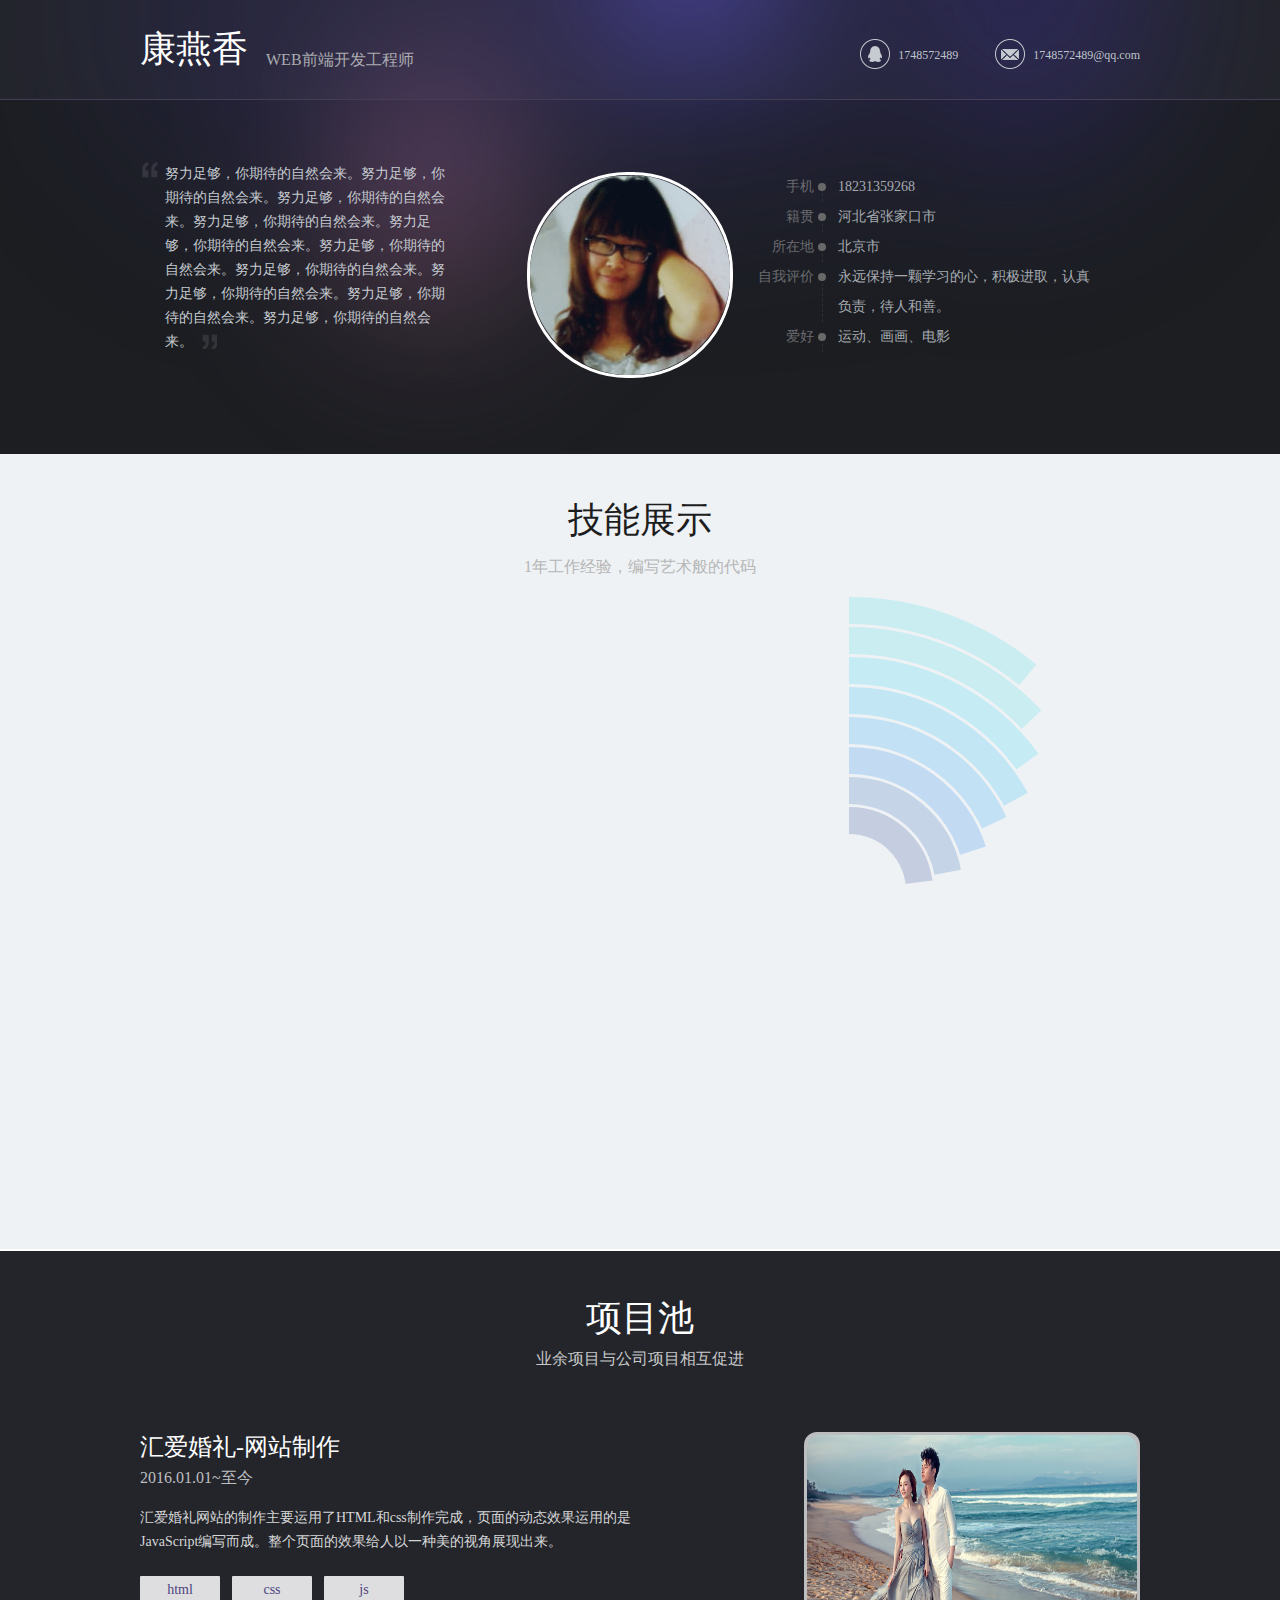
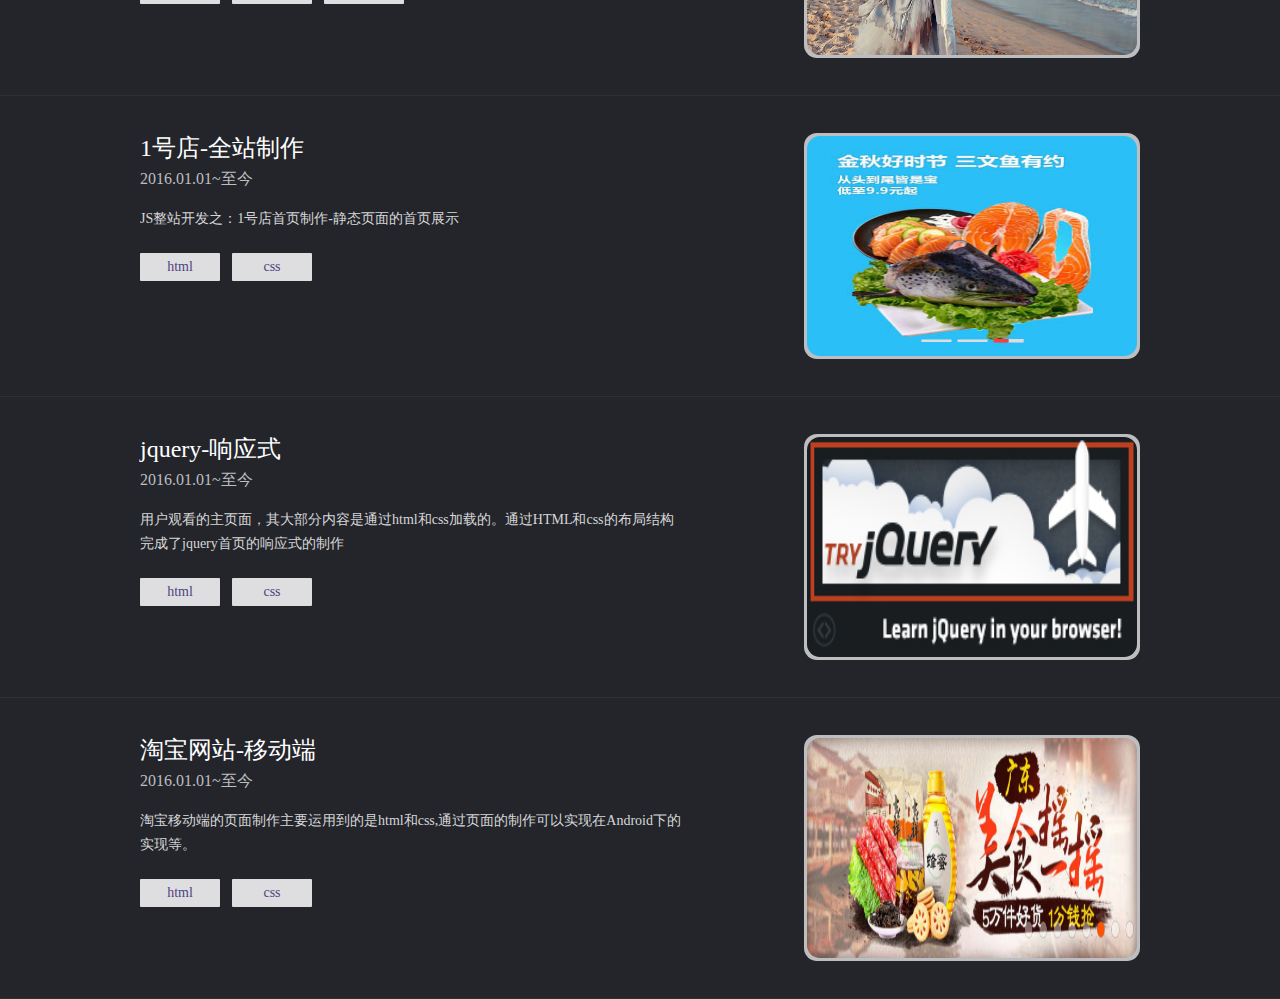
<file: index.html>
<!doctype html>
<html>
	<head>
		<meta charset="utf-8">
		<title>康燕香-WEB前端个人酷简历</title>
		<link rel="stylesheet" type="text/css" href="css/style.css" />
        <link rel="stylesheet" type="text/css" href="css/different.css" />
        <script></script>
	</head>

	<body id="black">
	<!-- JiaThis Button BEGIN -->
	
	
	<!-- JiaThis Button END -->
		<div id="resume_content"></div>
		
		<!--主題設置-->
		<script src="./data/theme.js"></script>
		<!--个人信息数据-->
		<script src="./data/userInfo.js"></script>
		<!--技能展示-->
		<script src="./data/skills.js"></script>
		<!--工作时光轴数据-->
		<script src="./data/timeAxis.js"></script>
		<!--前端知识汇总&案例展示-->
		<script src="./data/case.js"></script>
		<!--项目池数据-->
		<script src="./data/project.js"></script>
		<script src="./js/build.js"></script>
	</body>

</html>
</file>
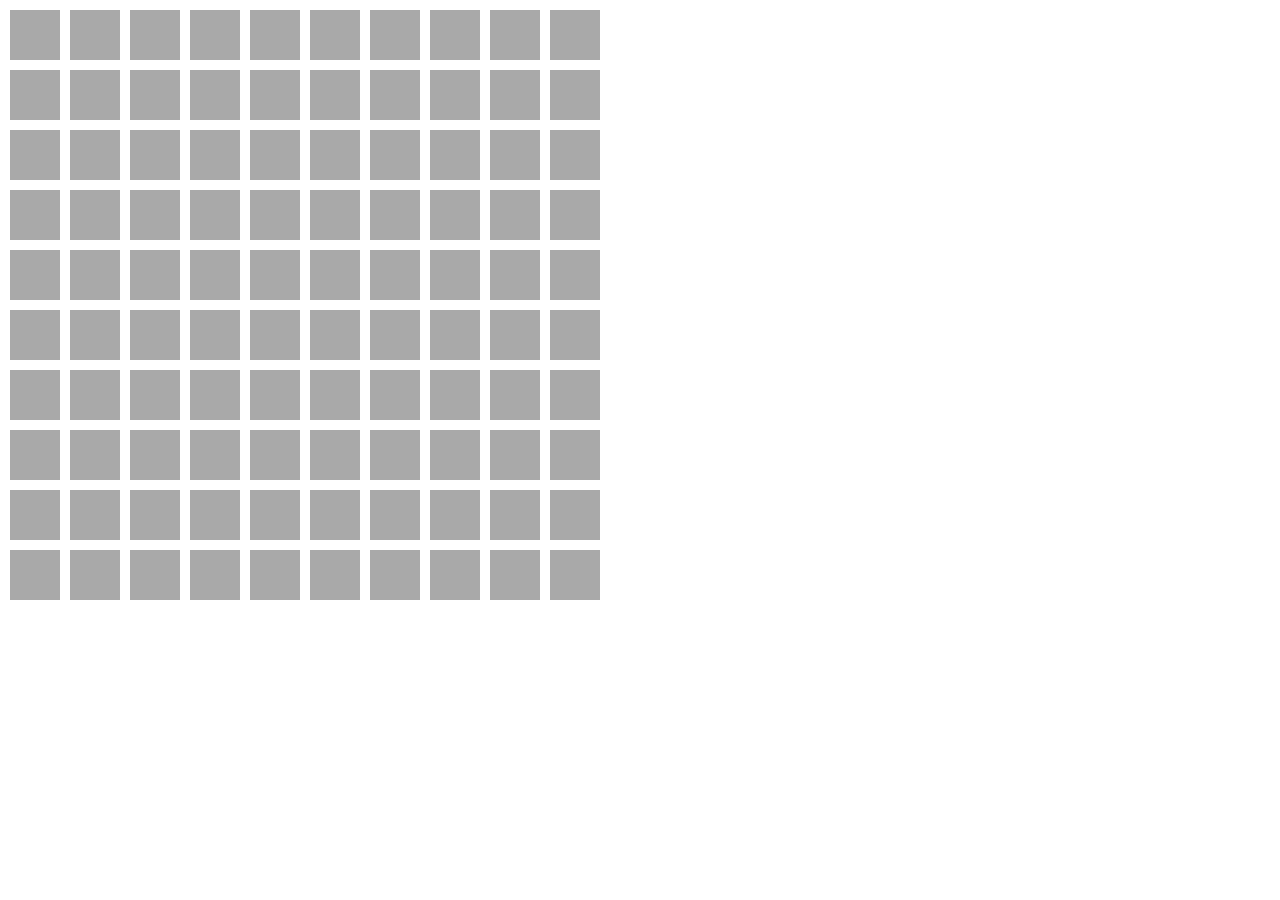
<file: caca/index.html>
<!DOCTYPE html>
<html>
	<head>
		<meta charset="UTF-8">
		<title></title>
		<style>
			div{
				width:50px;
				height: 50px;
				background-color: darkgrey;
				margin: 10px;
				position: absolute;
				top: 0;
				/*background-image: url(img/3.jpg);*/
				background-repeat: no-repeat;
				background-size: 2000%;
			}
			
		</style>
	</head>
	<body>
		<!--<div style="left:0px;"></div>-->
		<!--<div style="left:50px;top:50px;background-position: -50px -50px;"></div>-->
		<!--<div></div>-->
		<!--<script>
		var str = '';
		for(var i=0;i<10;i++){
			str += '<div></div>';
		}
			document.body.innerHTML = str;
		</script>-->
		<script>
//			document.body.innerHTML = '<div></div>';
			var str = '';
			var num = -1;
			var divs = document.getElementsByTagName('div');
			for(var i=0;i<100;i++){
//				str += '<div style="left:'+ i*60+'px;"></div>';
//				str += '<div style="left:'+i*60+'px;top:'+i*60+'px"></div>';
				if(i%10==0){
					num++;
				}
				str += '<div style="left:'+i%10*60+'px;top:'+num*60+'px;background-position: '+-i%10*60+'px '+-num*60+'px;"></div>';
			};
			document.body.innerHTML = str;
			
			for(var i=0;i<100;i++){
				divs[i].onmouseover = function(){
					this.style.backgroundImage = 'url(img/3.jpg)';
				}
			};
		</script>
	</body>
</html>
</file>
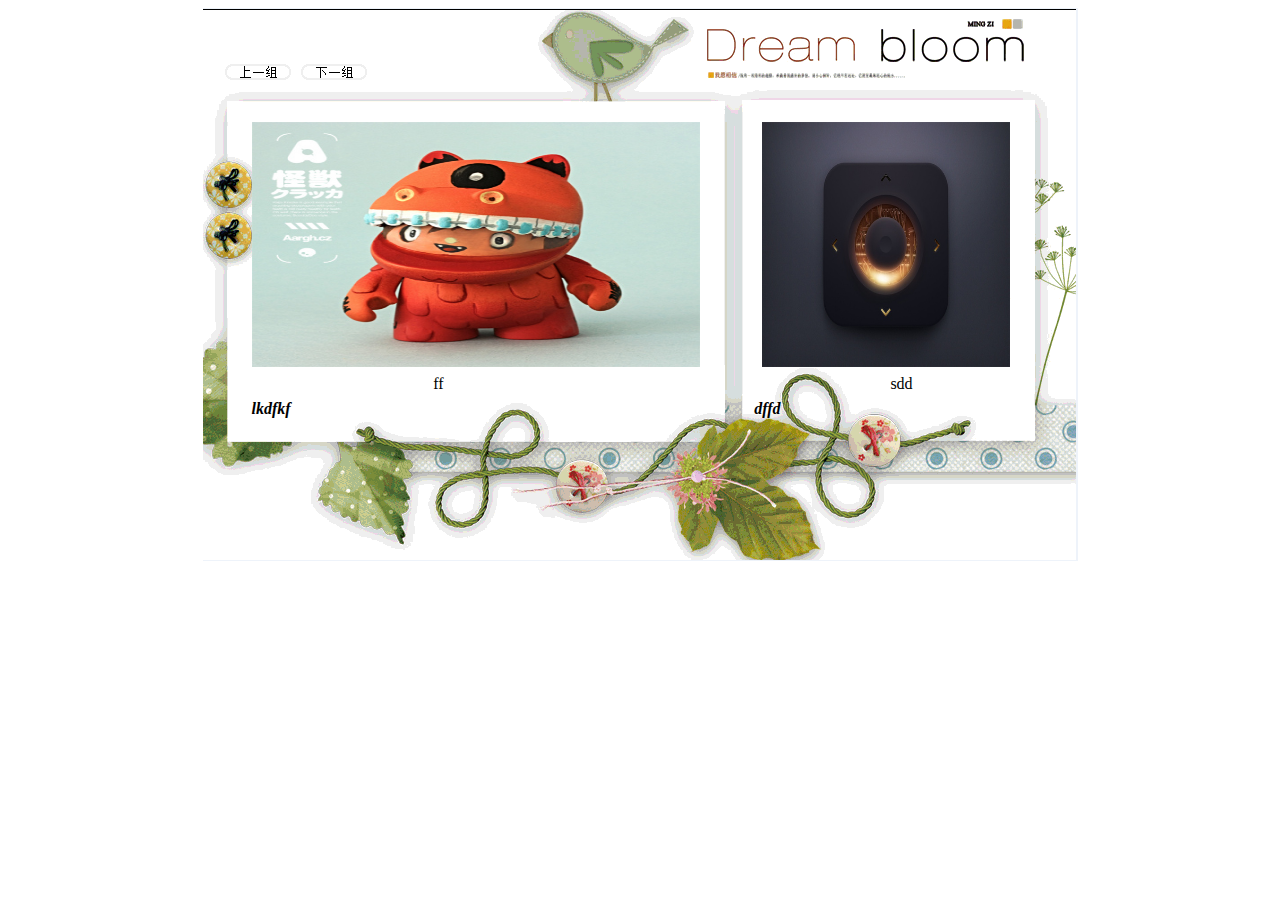
<file: change/index.html>
<!DOCTYPE html >
<html>
<head>
<meta http-equiv="Content-Type" content="text/html; charset=utf-8" />
<title>无标题文档</title>
<style type="text/css">
	#box{
		width: 875px;
		height: 553px;
		background: url(img/bg.png) no-repeat;
		margin: 0 auto;
		position: relative;
	}
	img{
		position: absolute;
		top: 114px;
		height: 245px;
		cursor: pointer;
	}
	#box img:nth-of-type(1){
		width:448px;
		left: 49px;
	}
	#box img:nth-of-type(2){
		width: 248px;
		left:559px;
	}
	i{
		position: absolute;
		bottom: 143px;
		font-weight: bold;
	}
	#box i:nth-of-type(1){
		left: 49px;
	}
	#box i:nth-of-type(2){
		right: 297px;
	}
	a{
		position: absolute;
		top:54px;
		width: 60px;
		height: 20px;
	}
	#box a:nth-of-type(1){
		left:23px;
	}
	#box a:nth-of-type(2){
		left: 100px;
	}
	p{
		height: 20px;
		width: 200px;
		position: absolute;
		bottom: 150px;
		text-align: center;
	}
	#box p:nth-of-type(1){
		left: 136px;
	}	
	#box p:nth-of-type(2){
		width: 130px;
		left: 634px;
	}
</style>
</head>

<body>
	<div id="box">
		<a href="javascript:;" class="left"></a>
		<a href="javascript:;" class="right"></a>
		<img src="" alt="" class="left"/>
		<img src="" alt="" class="right"/>
		<i class="left">lkdfkf</i>
		<i class="right">dffd</i>
		<p class="left">ff</p>
		<p class="right">sdd</p>
	</div>
</body>
</html>
<script type="text/javascript">
	var as = document.getElementsByTagName('a');
	var imgs = document.getElementsByTagName('img');
	var is = document.getElementsByTagName('i');
	var ps = document.getElementsByTagName('p');
	//把每组图片数据存在img的自定义属性上。
	imgs[0].imgs = ['1.jpg','4.jpg','2.jpg','3.jpg','0.jpg'];
	imgs[1].imgs = ['2.jpg','3.jpg','0.jpg'];
	//初始化图片。
	imgs[0].src = 'img/'+imgs[0].imgs[0];
	imgs[1].src = 'img/'+imgs[1].imgs[0];

	// var num1 = 0;
	// var num2 = 0;
	//给img加点击事件，点击的时候对自己的自定义属性进行自增，自增之后判断是否超出数组长度，然后进行src的修改。
	for(var i=0;i<imgs.length;i++){
		imgs[i].cur = 0;
		imgs[i].onclick = function(){
			// num1++;
			// num2++;
			this.cur++;
			if(this.cur>this.imgs.length-1){
				this.cur = 0;
			}
			this.src = 'img/'+this.imgs[this.cur];
		};
	}
	//切换下一组按钮绑定点击事件，在点击的时候让每个img身上的自定义属性自增，然后判断是否超出数组长度，然后切换src。
	as[1].onclick = function(){
		// imgs[0].cur++;
		// imgs[1].cur++;
		// if(this.cur>this.imgs.length-1){
		// 	this.cur = 0;
		// }
		for(var i=0;i<imgs.length;i++){
			imgs[i].cur++;
			if(imgs[i].cur>imgs[i].imgs.length-1){
				imgs[i].cur = 0;
			}
			imgs[i].src = 'img/'+imgs[i].imgs[imgs[i].cur];
		}
	};

</script>
</file>
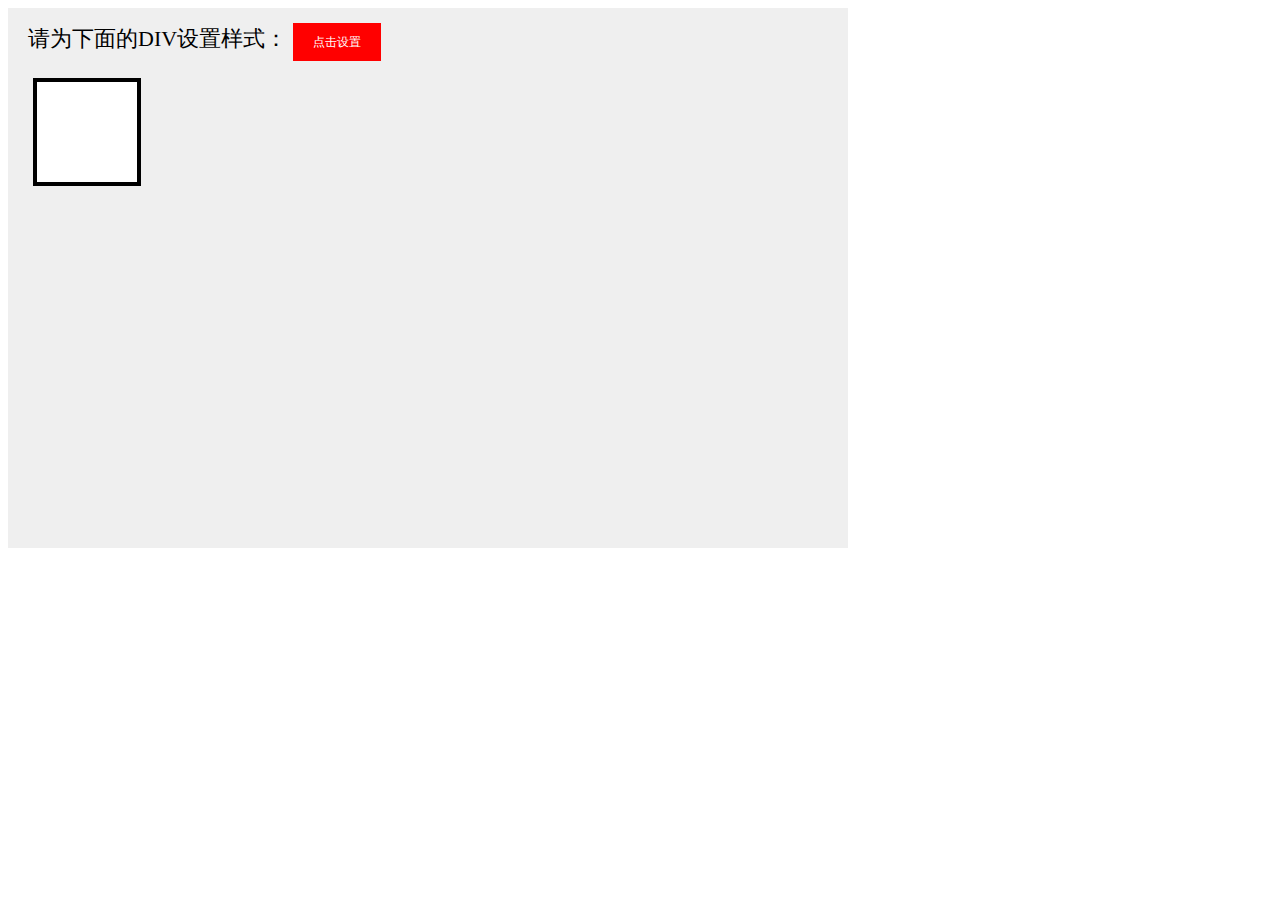
<file: div/index.html>
<!DOCTYPE html>
<html>
	<head>
		<meta charset="UTF-8">
		<title></title>
	</head>
	<style>
		#box{
			width: 800px;
			height: 500px;
			padding: 20px;
			background: #efefef;
			position: relative;
		}
		#bg{
			display: none;
			width: 100%;
			height: 100%;
			position:absolute;
			top: 0;
			left: 0;
			background: rgba(0,0,0,0.3);
		}
		#word{
			font: 22px/22px "微软雅黑";
		}
		#word #set{
			font: 12px/12px "宋体";
			padding: 12px 20px;
			color: #fff;
			background: red;
		}
		#divbox{
			width: 100px;
			height: 100px;
			background: #fff;
			border: 4px solid #000;
			position: absolute;
			top: 70px;
			left: 25px;
		}
		#list{
			display: none;
			position: absolute;
			top: 147px;
			right: 25px;
			z-index: 100;
			width: 260px;
			height: 180px;
			padding: 20px 0 0 40px;
			background: #fff;
			border: 20px solid #9c949c;
			font: 16px/40px "微软雅黑";
		}
		span{
			cursor: pointer;
		}
		#list #color span{
			font: 12px/12px "微软雅黑";
			color: #fff;
			padding: 8px 10px;
			border: 1px solid transparent;
		}
		#list #red{
			background: #9cce00;
		}
		#list #yellow{
			background: #efbd00;
		}
		#list #blue{
			background: #5a94ef;
		}
		#list #red:hover{
			background: red;
			border: 1px solid #000;
		}
		#list #yellow:hover{
			background: yellow;
			border: 1px solid #000;
		}	
		#list #blue:hover{
			background: blue;
			border: 1px solid #000;
		}	
		#list #width span,#list #height span{
			font: 12px/12px arial;
			padding: 8px;
			border: 1px solid #c0c0c0;
			background: #efefef;
			color: #848c8c;
		}
		#list #width span:hover,#list #height span:hover{
			background: #ef9400;
			border: 1px solid #000;
			color: #000000;
		}
		#choose{
			text-align: center;
			margin-top: 10px;
		}
		#choose span{
			font: 16px/16px "宋体";
			color: #fff;
			background: #002952;
			padding: 8px 18px;
		}
	</style>
	<body>
		<div id="box">
			<div id="word">
				请为下面的DIV设置样式：
				<span id="set">点击设置</span>
			</div>
			<div id="divbox"></div>
			<div id="list">
					<div id="color">
						请选择背景颜色：
						<span id="red">红</span>
						<span id="yellow">黄</span>
						<span id="blue">蓝</span>
					</div>
					<div id="width">
						请选宽度(px)：
						<span id="w1">200</span>
						<span id="w2">300</span>
						<span id="w3">400</span>
					</div>
					<div id="height">
						请选高度(px)：
						<span id="hei1">200</span>
						<span id="hei2">300</span>
						<span id="hei3">400</span>
					</div>
					<div id="choose">
						<span id="reset">恢复</span>
						<span id="enter">确定</span>
					</div>
				</div>
			<div id="bg"></div>
		</div>
		<script>
			var bg = document.getElementById('bg');
			var list = document.getElementById('list');
			var set = document.getElementById('set');
			var divbox = document.getElementById('divbox');
			var red = document.getElementById('red');
			var yellow = document.getElementById('yellow');
			var blue = document.getElementById('blue');
			var w1 = document.getElementById('w1');
			var w2 = document.getElementById('w2');
			var w3 = document.getElementById('w3');
			var hei1 = document.getElementById('hei1');
			var hei2 = document.getElementById('hei2');
			var hei3 = document.getElementById('hei3');
			var enter = document.getElementById('enter');
			var reset = document.getElementById('reset');
			//设置按钮点击的时候显示透明层和设置选项层
			set.onclick = function(){
				bg.style.display = 'block';
				list.style.display = 'block';
			};
			//点击颜色按钮设置divbox的背景颜色。

			red.onclick = function(){
				divbox.style.backgroundColor = 'red';
			};
			yellow.onclick = function(){
				divbox.style.backgroundColor = 'yellow';
			};
			blue.onclick = function(){
				divbox.style.backgroundColor = 'blue';
			};
			//点击设置宽度按钮设置divbox的宽度
			w1.onclick = function(){
				divbox.style.width = '200px';
			};
			w2.onclick = function(){
				divbox.style.width = '300px';
			};
			w3.onclick = function(){
				divbox.style.width = '400px';
			};
			//点击设置高度按钮设置divbox的高度
			hei1.onclick = function(){
				divbox.style.height = '200px';
			};
			hei2.onclick = function(){
				divbox.style.height = '300px';
			};
			hei3.onclick = function(){
				divbox.style.height = '400px';
			};
			//点击确定按钮隐藏透明层和设置层
			enter.onclick = function(){
				bg.style.display = '';
				list.style.display = '';
			};
			//点击恢复按钮默认divbox的样式。
			reset.onclick = function(){
				//divbox.style.width = '100px';
				/*
					cssText就是标签上的style属性。
					cssText = '';相当于style = '';
					注意在使用cssText进行样式设置的时候会清除原本的行间样式。
				*/
				divbox.style.cssText = '';
			};
		</script>
	</body>
</html>
</file>
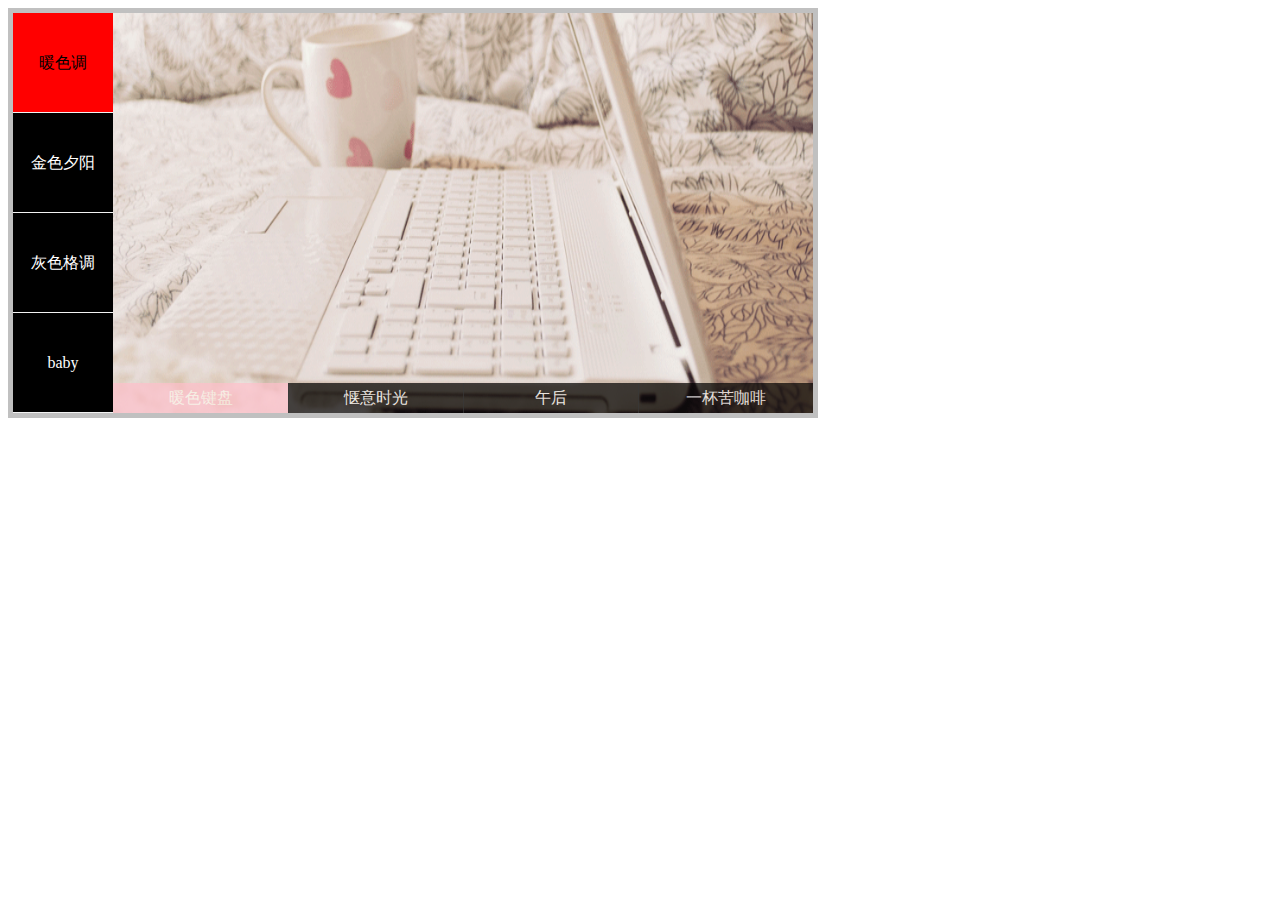
<file: tab/index.html>
<!DOCTYPE html>
<html>
	<head>
		<meta charset="UTF-8">
		<title></title>
		<style>
			#box{
				width: 800px;
				height: 400px;
				border: 5px solid #C0C0C0;
			}
			ul{
				margin: 0px;
				padding: 0px;
			}
			li{
				list-style: none;
				cursor: pointer;
				
			}
			#box>ul{
				width: 100px;
				height: 100%;
				float: left;
			}
			#box>ul li{
				background: black;
				color: white;
				height: 99px;
				line-height: 99px;
				text-align: center;
				border-bottom: 1px solid #F2F2F2;
			}
			#box>ul .active{
				background: red;
				color: black;
			}
			#box div{
				width: 700px;
				height: 100%;
				float: left;
				display: none;
				position: relative;
			}
			#box img{
				width: 100%;
				height: 100%;
			}
			#box div ul{
				position: absolute;
				bottom: 0px;
				left: 0px;
				width: 700px;
			}
			#box div li{
				/*width: 175px;*/
				height: 30px;
				line-height: 30px;
				background: #000000;
				opacity: .7;
				color: white;
				text-align: center;
				float: left;
				border-right: 1px solid #C0C0C0;
				margin-right: -1px;
			}
			#box .show{
				display: block;
			}
			#box div .active{
				background: pink;
				color: floralwhite;
			}
			/*#box .active{
				background: red;
			}
			#box .show{
				display: block;
			}*/
		</style>
	</head>
	<body>
		<div id="box">
			<ul>
				<li class="active">暖色调</li>
				<li>金色夕阳</li>
				<li>灰色格调</li>
				<li>baby</li>
			</ul>
			<div class="show">
				<img src="images/img1.gif" />
				<ul>
					<li class="active">暖色键盘</li>
					<li>惬意时光</li>
					<li>午后</li>
					<li>一杯苦咖啡</li>
				</ul>
			</div>
			<div>
				<img src="images/img5.gif"/>
				<ul>
					<li>街边夕阳</li>
					<li>金色稻草</li>
				</ul>
			</div>
			<div>
				<img src="images/img7.gif" />
				<ul>
					<li>灰色通讯</li>
					<li>咖啡'配'饼干</li>
					<li>孤单键盘</li>
					<li>枯树</li>
				</ul>
			</div>
			<div>
				<img src="images/img11.gif"/>
				<ul>
					<li></li>
					<li></li>
				</ul>/
			</div>
		</div>
		<script type="text/javascript">
			var arr=[
			[ "暖色调", ["暖色键盘","惬意时光","午后","一杯苦咖啡"],["images/img1.gif","images/img2.gif","images/img3.gif","images/img4.gif"]],

			["金色夕阳",["街边夕阳","金色稻草"],["images/img5.gif","images/img6.gif"]],

			["灰色格调",["灰色通讯","咖啡'配'饼干","孤单键盘","枯树"],["images/img7.gif","images/img8.gif","images/img9.gif","images/img10.gif"]],

			["baby",["baby素材一","baby素材二"],["images/img11.gif","images/img12.gif"]]
			];
//			生成
			var oBox=document.getElementById('box');
			var str = '<ul>';
			var str1 = '';
			for(var i=0;i<arr.length;i++){
				str = str + '<li>'+arr[i][0]+'</li>';
				//1.生成左面的li
//				alert(str);
				str1 = str1 + '<div><img src="'+arr[i][2][0]+'"><ul>';
				//2.再生成div里的图片
				//alert(str1);
				for(var j=0;j<arr[i][1].length;j++){
//					alert(str1);
					str1 = str1 + '<li style="width:'+(700/arr[i][1].length)+'px;">'+arr[i][1][j]+'</li>';
				//3.最后生成底部ul里的li
				}
				//console.log(str);
				console.log(str1);
				str1+='</ul></div>';
			}
			str+='</ul>'+str1;
			str = str + '</ul>'+str1;
			oBox.innerHTML = str;
			
			var lis = oBox.getElementsByTagName('ul')[0].getElementsByTagName('li');
			var divs = oBox.getElementsByTagName('div');
			lis[0].className = 'active';
			divs[0].style.display = 'block';
//			注释:box下的ul	
				for(var i=0;i<lis.length;i++){
					lis[i].index = i;
					lis[i].onclick = function(){
						for(var i=0;i<lis.length;i++){
							lis[i].className = '';
							divs[i].style.display ='none';
						}
						this.className = 'active';
						divs[this.index].style.display = 'block';
					};
				}
			function fn(n){
				//第六步:传参 带入n
				var divLis = divs[n].getElementsByTagName('li');
				//第一步
				var divimg = divs[n].getElementsByTagName('img');
				//第三步
				divLis[0].className = 'active';
				divimg[0].style.display = 'block';
				//第五步:初始化
				//console.log(divLis);
				//console.log(divimg);
					for(var j=0;j<divLis.length;j++){
						divLis[j].index = j;
						divLis[j].onclick = function(){
							//第二步
							for(var j=0;j<divLis.length;j++){
								divLis[j].className = '';
							}
						this.className = 'active';
						divimg[0].src = arr[n][2][this.index];
						};
						//第四步
					}
			}
			for(var i=0;i<4;i++){
				fn(i);
				//第七步:循环  实参
			}
		</script>
	</body>
</html>
</file>
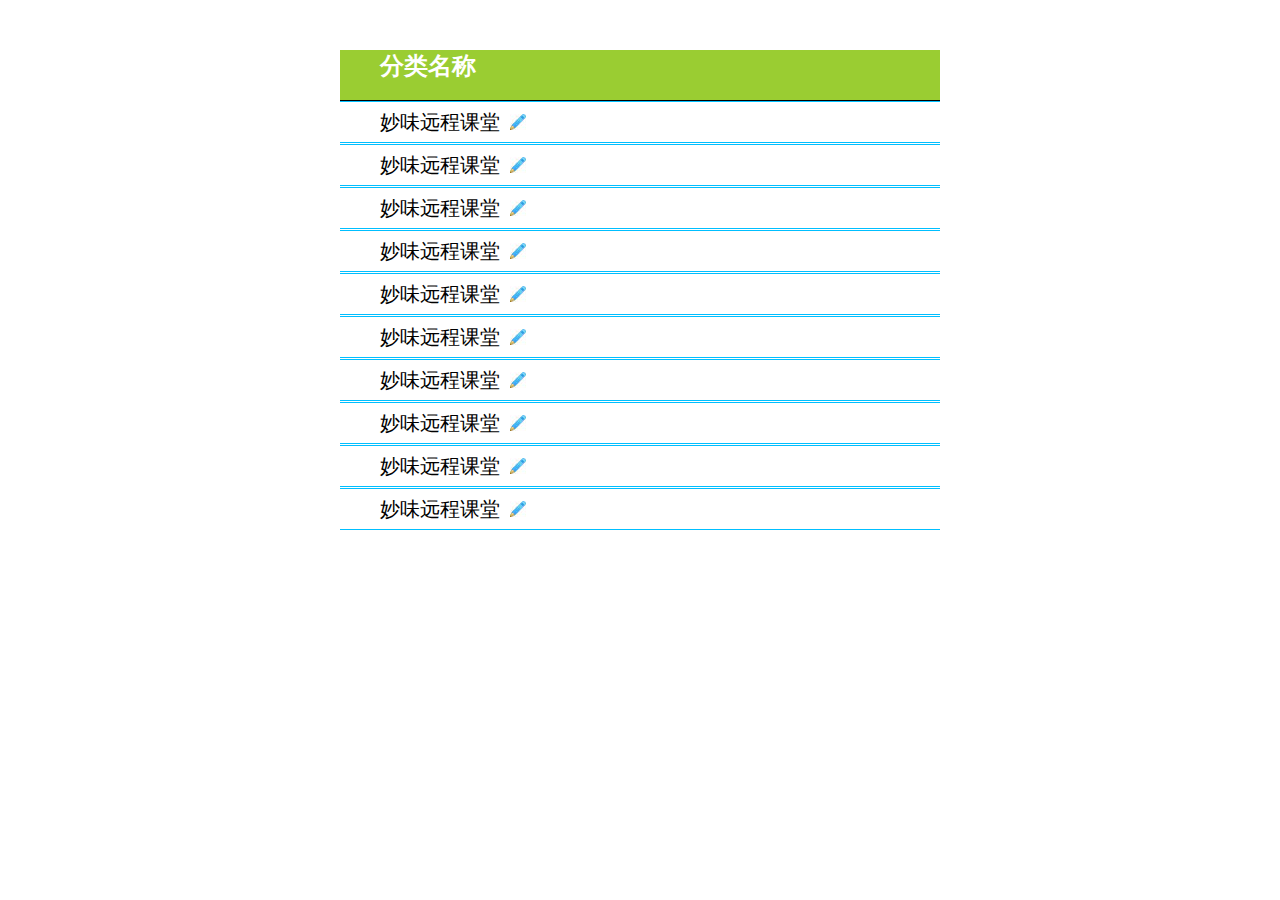
<file: xianxi/index.html>
<!DOCTYPE html>
<html>
	<head>
		<meta charset="UTF-8">
		<title></title>
		<link rel="stylesheet" type="text/css" href="css/reset.css"/>
		<style type="text/css">
			section{
				width: 600px;
				margin: 50px auto;
			}
			header{
				padding-left: 40px;
				height: 50px;
				background: yellowgreen;
				color: #fff;
				font-size: 24px;
				font-weight: bold;
			}
			#list{
				width: 100%;
				border-top: 1px solid #000;
			} 
			li{
				padding-left: 40px;
				height: 40px;
				font: 20px/40px arial;
				border-top:1px solid #00BFFF ;
				border-bottom:1px solid #00BFFF ;
				margin-bottom: 1px;
			}
			p{
				display: block;
				position: relative;
			}
			img{
				width: 16px;
				height: 16px;
				margin-left: 10px;
				margin-top: 12px;
				cursor: pointer;
			}
			div{
				display: none;
			}
			#text{
				border: 1px solid #ccc;
				height: 30px;
				font: 20px/30px "微软雅黑";
			}
			.btn{
				font: 20px/20px "微软雅黑";
				cursor: pointer;
				padding: 2px;
				margin-left: 5px;
				background: #ccc;
			}
			.btn:hover{
				background: green;
				color: #fff;
			}
			/*.show{
				display: block;
			}
			.dis{
				display: none;
			}*/
			.trigger p{
				display: none;
			}
			.trigger div{
				display: block;
			}
		</style>
	</head>
	<body>
		<section>
			<header>分类名称</header>
			<ul id="list">
				<!-- <li>
					<p>
						<span>妙味远程课堂</span>
						<img src="img/12.jpg" alt="" />
					</p>
					<div>
						<input type="text" id="text"/>
						<a href="javascript:;" class="btn">保存</a>
						<a href="javascript:;" class="btn">取消</a>
					</div>
				</li>
				<li>
					<p>
						<span>妙味远程课堂</span>
						<img src="img/12.jpg" alt="" />
					</p>
					<div>
						<input type="text" id="text"/>
						<a href="javascript:;" class="btn">保存</a>
						<a href="javascript:;" class="btn">取消</a>
					</div>
				</li> -->
			</ul>
		</section>
		<script type="text/javascript">
		/*
			1.先写好html结构，加上css样式
			2.重复的内容先完成一个，剩下的用传参解决
				1、点击img的时候隐藏p标签，显示div
				2、点击保存的时候把文本框的值给p标签中的span，隐藏div，显示p标签。
				3. 点击取消隐藏div，显示p标签。
			3.利用传参实现重复的部分。
		*/
		var list = document.getElementById('list');
		var lis = list.getElementsByTagName('li');
		var str = '';

		for(var i=0;i<10;i++){
			str+='<li><p><span>妙味远程课堂</span><img src="img/12.jpg" alt="" /></p><div><input type="text" id="text"/><a href="javascript:;" class="btn">保存</a><a href="javascript:;" class="btn">取消</a></div></li>';
		}
		list.innerHTML = str;
		for(var i=0;i<lis.length;i++){
			fn(lis[i]);
		}
		// fn(lis[0]);
		// fn(lis[1]);
		function fn(obj){

			var img = obj.getElementsByTagName('img')[0];
			var as = obj.getElementsByTagName('a');
			var text = obj.getElementsByTagName('input')[0];
			var span = obj.getElementsByTagName('span')[0];
			//img点击的时候切换到div显示,p标签隐藏。
			img.onclick = function(){
				//把span的内容给输入框，这样体验好一些。
				text.value = span.innerHTML;	
				obj.className = 'trigger';
			};
			//点击保存和取消的时候让p显示,div标签隐藏。
			//保存按钮
			as[0].onclick = function(){
				//如果有内容就进行修改。
				if(text.value != ''){
					span.innerHTML = text.value;
				}
				obj.className = '';
			};
			//取消按钮
			as[1].onclick = function(){
				obj.className = '';
			};
		}
		</script>
	</body>
</html>
</file>
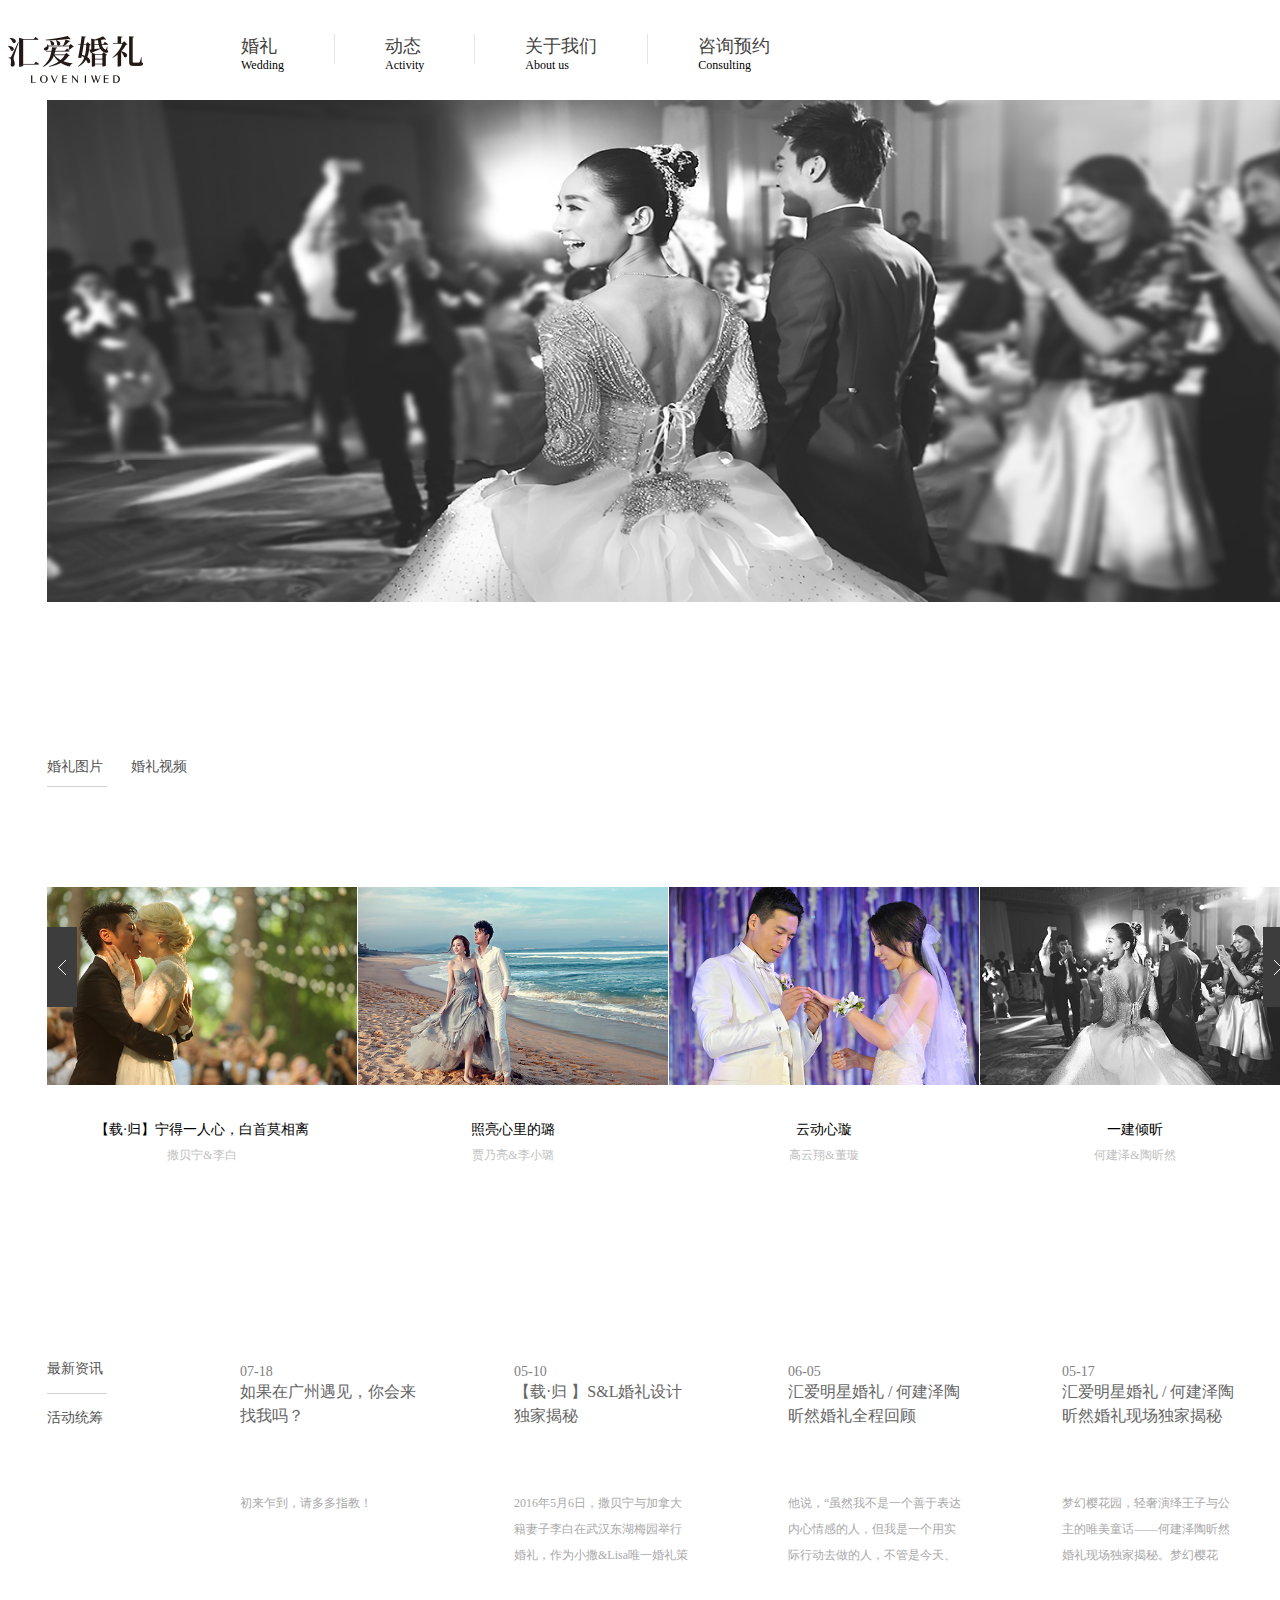
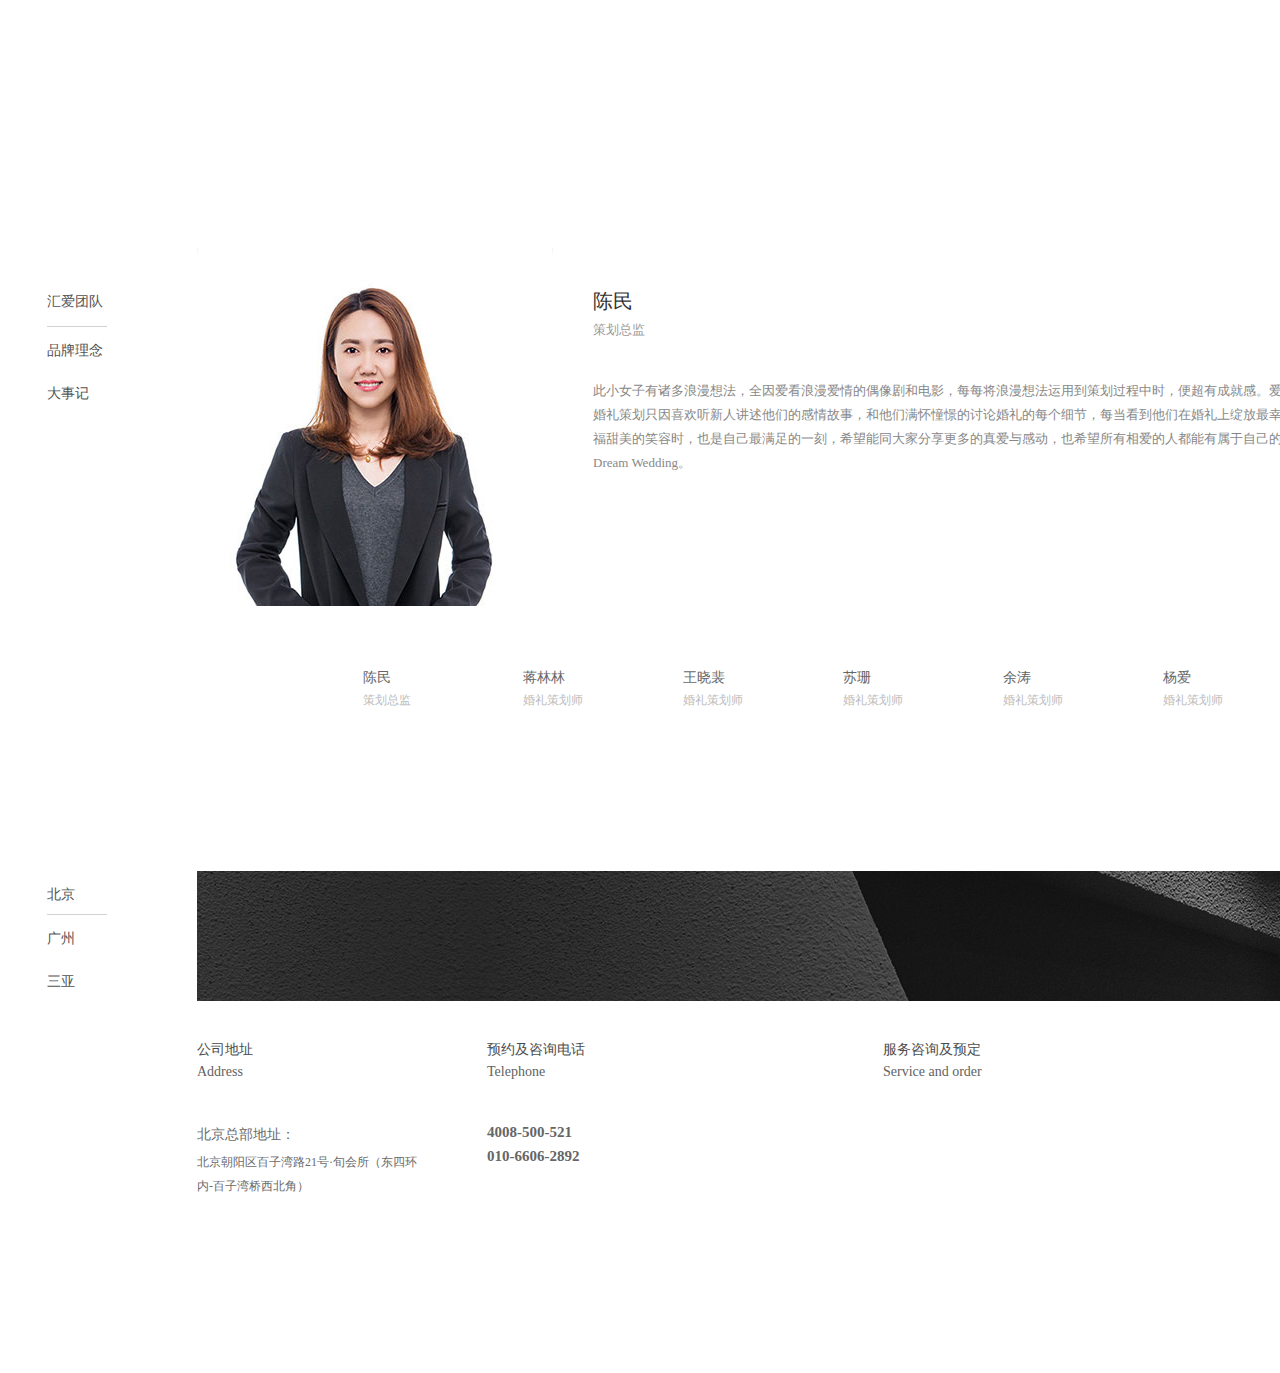
<file: zuopin1/index.html>
<!DOCTYPE html>
<html>
	<head>
		<meta charset="UTF-8">
		<title></title>
		<link rel="stylesheet" type="text/css" href="css/reset.css"/>
		<link rel="stylesheet" type="text/css" href="css/css.css"/>
	</head>
	<body>
		<div id="header">
			<ul id="header_ul">
				<li id="logo">
					<a href="javascript:;">
						<img src="img/logo.png"/>
					</a>
				</li>
				<li class="border">
					<a href="javascript:;" class="navitem">婚礼</a>
					<p>Wedding</p>
				</li>
				<li class="border">
					<a href="javascript:;" class="navitem">动态</a>
					<p>Activity</p>
				</li>
				<li class="border">
					<a href="javascript:;" class="navitem">关于我们</a>
					<p>About  us</p>
				</li>
				<li>
					<a href="javascript:;" class="navitem">咨询预约</a>
					<p>Consulting</p>
				</li>
			</ul>
		</div>
		<div id="container">
			<div id="viewport" class="screen">
				<ul class="list">
					<li>
						<img class="img"/>
					</li>
				</ul>
			</div>
			<div id="content" class="screen">
				<div class="title">
					<a href="javascript:;"class="border">婚礼图片</a>
					<a href="javascript:;">婚礼视频</a>
				</div>
				<div id="ul_list">
					<div class="ul_list_div">
						<ul class="picturess">
							<li>
								<img src="img/1435569414196.jpg"/>
								<div class="wedding">
									<p>暖色教堂</p>
									<span>北京华彬庄园</span>
								</div>
							</li>
							<li>
								<img src="img/1435569454938.jpg"/>
								<div class="wedding">
									<p>停驻脚步于此，邂逅你</p>
									<span>北京励骏酒店</span>
								</div>
							</li>
							<li>
								<img src="img/1435569606327.jpg"/>
								<div class="wedding">
									<p>暮光森林</p>
									<span>北京四季酒店</span>
								</div>
							</li>
							<li>
								<img src="img/1435569624583.jpg"/>
								<div class="wedding">
									<p>经典白绿色系，永不过时的时光典范</p>
									<span>三亚莱佛士酒店</span>
								</div>
							</li>
						</ul>
						<ul class="picture">
							<li>
								<img src="img/1462776835466.jpg"/>
								<div class="wedding">
									<p>【载·归】宁得一人心，白首莫相离</p>
									<span>撒贝宁&李白</span>
								</div>
							</li>
							<li>
								<img src="img/1435568958628.jpg"/>
								<div class="wedding">
									<p>照亮心里的璐</p>
									<span>贾乃亮&李小璐</span>
								</div>
							</li>
							<li>
								<img src="img/1435568966550.jpg"/>
								<div class="wedding">
									<p>云动心璇</p>
									<span>高云翔&董璇</span>
								</div>
							</li>
							<li>
								<img src="img/1435568976555.jpg"/>
								<div class="wedding">
									<p>一建倾昕</p>
									<span>何建泽&陶昕然</span>
								</div>
							</li>
						</ul>
						<ul class="pictures">
							<li>
								<img src="img/1435569414196.jpg"/>
								<div class="wedding">
									<p>暖色教堂</p>
									<span>北京华彬庄园</span>
								</div>
							</li>
							<li>
								<img src="img/1435569454938.jpg"/>
								<div class="wedding">
									<p>停驻脚步于此，邂逅你</p>
									<span>北京励骏酒店</span>
								</div>
							</li>
							<li>
								<img src="img/1435569606327.jpg"/>
								<div class="wedding">
									<p>暮光森林</p>
									<span>北京四季酒店</span>
								</div>
							</li>
							<li>
								<img src="img/1435569624583.jpg"/>
								<div class="wedding">
									<p>经典白绿色系，永不过时的时光典范</p>
									<span>三亚莱佛士酒店</span>
								</div>
							</li>
						</ul>
						
					</div>
					<span class="left" ></span>
					<span class="right"></span>
				</div>
			</div>
			<div id="activity" class="screen">
				<div class="left_list">
					<ul>
						<li class="border">最新资讯</li>
						<li>活动统筹</li>
					</ul>
				</div>
				<div class="right_wrap">
					<div class="about_box">
						<ul class="right_list">
						<li>
							<div class="block_bigg">
								<img src="img/55.jpg"/>
								<div class="block">
									<time>01-15</time>
									<p class="ptop">汇爱2015年度大戏，一年就任性这么一次</p>
									<p class="pbottom">北京的冬天，雪见不到影，阳光不够暖，静电又太强，上班没精神。老板一拍板，“得，去三亚玩两天呗。”于是，汇爱大家庭的所有成员就任性地飞奔去三亚撒欢了几天。</p>
								</div>
							</div>
						</li>
						<li>
							<div class="block_bigg">
								<img src="img/66.jpg"/>
								<div class="block">
									<time>06-04</time>
									<p class="ptop">媒体报道 /《虞铮，一场婚礼最重要是有心》 </p>
									<p class="pbottom">虞铮，汇爱婚礼合伙人。原任职世界知名会计师事务所和管理咨询公司，在《完美嫁衣》的首映式发布现场，网易女人独家专访神仙姐姐，一起寻找perfectwedding的关键所在。</p>
								</div>
							</div>
						</li>
						<li>
							<div class="block_bigg">
								<img src="img/77.jpg"/>
								<div class="block">
									<time>04-23</time>
									<p class="ptop">京城之巅，俯瞰繁华——“爱在云端Ⅰ”主题婚礼秀</p>
									<p class="pbottom">2013年4月20日，汇爱携手北京国贸大酒店精心打造“爱在云端Love In The Air”主题婚礼秀。在春之初，用一份对爱的精致诠释，体现京城顶级的婚礼趋势。</p>
								</div>
							</div>
						</li>
						<li>
							<div class="block_bigg">
								<img src="img/88.jpg"/>
								<div class="block">
									<time>05-13</time>
									<p class="ptop">极致爱旅——威尼斯婚礼嘉年华全面启动，汇爱倾力打造世纪婚礼</p>
									<p class="pbottom">2015年5月12日下午，由时尚新娘、新行者国际旅行社联合主办，汇爱婚礼协办，途牛旅游网倾情加盟的“极致爱旅——威尼斯婚礼嘉年华”发布会在北京旬会所举行。</p>
								</div>
							</div>
						</li>
					</ul>
						<ul class="right_list">
						<li>
							<div class="block_bigg">
								<img src="img/11.jpg"/>
								<div class="block">
									<time>07-18</time>
									<p class="ptop">如果在广州遇见，你会来找我吗？</p>
									<p class="pbottom">初来乍到，请多多指教！</p>
								</div>
							</div>
						</li>
						<li>
							<div class="block_bigg">
								<img src="img/22.jpg"/>
								<div class="block">
									<time>05-10</time>
									<p class="ptop">【载·归 】S&L婚礼设计独家揭秘</p>
									<p class="pbottom">2016年5月6日，撒贝宁与加拿大籍妻子李白在武汉东湖梅园举行婚礼，作为小撒&Lisa唯一婚礼策划团队，汇爱婚礼为您独家解密S&L婚礼现场每一细节。</p>
								</div>
							</div>
						</li>
						<li>
							<div class="block_bigg">
								<img src="img/33.jpg"/>
								<div class="block">
									<time>06-05</time>
									<p class="ptop">汇爱明星婚礼 / 何建泽陶昕然婚礼全程回顾</p>
									<p class="pbottom">他说，“虽然我不是一个善于表达内心情感的人，但我是一个用实际行动去做的人，不管是今天、昨天、还是将来，我都会用我的一辈子，照顾好你的一辈子。</p>
								</div>
							</div>
						</li>
						<li>
							<div class="block_bigg">
								<img src="img/44.jpg"/>
								<div class="block">
									<time>05-17</time>
									<p class="ptop">汇爱明星婚礼 / 何建泽陶昕然婚礼现场独家揭秘</p>
									<p class="pbottom">梦幻樱花园，轻奢演绎王子与公主的唯美童话——何建泽陶昕然婚礼现场独家揭秘。梦幻樱花园，轻奢演绎王子与公主的唯美童话，轻奢演绎王子与公主的唯美童话</p>
								</div>
							</div>
						</li>
						
					</ul>
						<ul class="right_list">
						<li>
							<div class="block_bigg">
								<img src="img/55.jpg"/>
								<div class="block">
									<time>01-15</time>
									<p class="ptop">汇爱2015年度大戏，一年就任性这么一次</p>
									<p class="pbottom">北京的冬天，雪见不到影，阳光不够暖，静电又太强，上班没精神。老板一拍板，“得，去三亚玩两天呗。”于是，汇爱大家庭的所有成员就任性地飞奔去三亚撒欢了几天。</p>
								</div>
							</div>
						</li>
						<li>
							<div class="block_bigg">
								<img src="img/66.jpg"/>
								<div class="block">
									<time>06-04</time>
									<p class="ptop">媒体报道 /《虞铮，一场婚礼最重要是有心》 </p>
									<p class="pbottom">虞铮，汇爱婚礼合伙人。原任职世界知名会计师事务所和管理咨询公司，在《完美嫁衣》的首映式发布现场，网易女人独家专访神仙姐姐，一起寻找perfectwedding的关键所在。</p>
								</div>
							</div>
						</li>
						<li>
							<div class="block_bigg">
								<img src="img/77.jpg"/>
								<div class="block">
									<time>04-23</time>
									<p class="ptop">京城之巅，俯瞰繁华——“爱在云端Ⅰ”主题婚礼秀</p>
									<p class="pbottom">2013年4月20日，汇爱携手北京国贸大酒店精心打造“爱在云端Love In The Air”主题婚礼秀。在春之初，用一份对爱的精致诠释，体现京城顶级的婚礼趋势。</p>
								</div>
							</div>
						</li>
						<li>
							<div class="block_bigg">
								<img src="img/88.jpg"/>
								<div class="block">
									<time>05-13</time>
									<p class="ptop">极致爱旅——威尼斯婚礼嘉年华全面启动，汇爱倾力打造世纪婚礼</p>
									<p class="pbottom">2015年5月12日下午，由时尚新娘、新行者国际旅行社联合主办，汇爱婚礼协办，途牛旅游网倾情加盟的“极致爱旅——威尼斯婚礼嘉年华”发布会在北京旬会所举行。</p>
								</div>
							</div>
						</li>
					</ul>
						<ul class="right_list">
						<li>
							<div class="block_bigg">
								<img src="img/11.jpg"/>
								<div class="block">
									<time>07-18</time>
									<p class="ptop">如果在广州遇见，你会来找我吗？</p>
									<p class="pbottom">初来乍到，请多多指教！</p>
								</div>
							</div>
						</li>
						<li>
							<div class="block_bigg">
								<img src="img/22.jpg"/>
								<div class="block">
									<time>05-10</time>
									<p class="ptop">【载·归 】S&L婚礼设计独家揭秘</p>
									<p class="pbottom">2016年5月6日，撒贝宁与加拿大籍妻子李白在武汉东湖梅园举行婚礼，作为小撒&Lisa唯一婚礼策划团队，汇爱婚礼为您独家解密S&L婚礼现场每一细节。</p>
								</div>
							</div>
						</li>
						<li>
							<div class="block_bigg">
								<img src="img/33.jpg"/>
								<div class="block">
									<time>06-05</time>
									<p class="ptop">汇爱明星婚礼 / 何建泽陶昕然婚礼全程回顾</p>
									<p class="pbottom">他说，“虽然我不是一个善于表达内心情感的人，但我是一个用实际行动去做的人，不管是今天、昨天、还是将来，我都会用我的一辈子，照顾好你的一辈子。</p>
								</div>
							</div>
						</li>
						<li>
							<div class="block_bigg">
								<img src="img/44.jpg"/>
								<div class="block">
									<time>05-17</time>
									<p class="ptop">汇爱明星婚礼 / 何建泽陶昕然婚礼现场独家揭秘</p>
									<p class="pbottom">梦幻樱花园，轻奢演绎王子与公主的唯美童话——何建泽陶昕然婚礼现场独家揭秘。梦幻樱花园，轻奢演绎王子与公主的唯美童话，轻奢演绎王子与公主的唯美童话</p>
								</div>
							</div>
						</li>
						
					</ul>
					</div>
					<span class="left_dot"></span>
					<span class="right_dot"></span>
				</div>
			</div>
			<div id="about" class="screen">
				<div class="about_left">
					<ul>
						<li class="border">汇爱团队</li>
						<li>品牌理念</li>
						<li>大事记</li>
					</ul>
				</div>
				<div class="about_right">
					<div class="about_right_img">
						<img src="img/1470300077297.jpg"/>
					</div>
					<div class="about_right_word">
						<p class="p1">陈民</p>
						<p class="p2">策划总监</p>
						<p class="p3">此小女子有诸多浪漫想法，全因爱看浪漫爱情的偶像剧和电影，每每将浪漫想法运用到策划过程中时，便超有成就感。爱婚礼策划只因喜欢听新人讲述他们的感情故事，和他们满怀憧憬的讨论婚礼的每个细节，每当看到他们在婚礼上绽放最幸福甜美的笑容时，也是自己最满足的一刻，希望能同大家分享更多的真爱与感动，也希望所有相爱的人都能有属于自己的Dream Wedding。</p>
					</div>
					<div class="about_right_dot">
						<div>
							<span>杨爱</span>
							<p>婚礼策划师</p>
						</div>
						<div>
							<span>余涛</span>
							<p>婚礼策划师</p>
						</div>
						<div>
							<span>苏珊</span>
							<p>婚礼策划师</p>
						</div>
						<div>
							<span>王晓裴</span>
							<p>婚礼策划师</p>
						</div>
						<div>
							<span>蒋林林</span>
							<p>婚礼策划师</p>
						</div>
						<div>
							<span>陈民</span>
							<p>策划总监</p>
						</div>
					</div>
				</div>
			</div>
			<div id="consult" class="screen">
				<div class="consult_left">
					<a href="javascript:;" class="border">北京</a>
					<a href="javascript:;">广州</a>
					<a href="javascript:;">三亚</a>
				</div>
				<div class="consult_right">
					<div class="nav">
						<img src="img/b1.jpg"/>
					</div>
					<div class="consult_right_left">
						<div class="address">
							<div class="title">
								<p class="p1">公司地址</p>
								<p class="p2">Address</p>
							</div>
							<div class="post">
								<p class="p1">北京总部地址：</p>
								<p class="p2">北京朝阳区百子湾路21号·旬会所（东四环内-百子湾桥西北角）</p>
							</div>
						</div>
						<div class="phone">
							<div class="title">
								<p class="p1">预约及咨询电话</p>
								<p class="p2">Telephone</p>
							</div>
							<div class="post">
								<b>4008-500-521</b>
								<br />
								<b>010-6606-2892</b>
							</div>
						</div>
					</div>
					<div class="consult_right_right">
						<div class="service">
							<div class="title">
								<p class="p1">服务咨询及预定</p>
								<p class="p2">Service and order</p>
							</div>
						</div>
						<div class="form"></div>
					</div>
				</div>
			</div>
			<div id='Bbox'>
				<div id='Sbox'></div>
			</div>
			<div id="box">
				<div id="contents">

				</div>
			</div>
		</div>
		<script type="text/javascript" src="jquery/jquery-2.0.3.js"></script>
		<script type="text/javascript" src="js/mTween.js"></script>
		<script type="text/javascript" src="js/tween.js"></script>
		<script type="text/javascript" src="js/js.js"></script>
	</body>
</html>
</file>
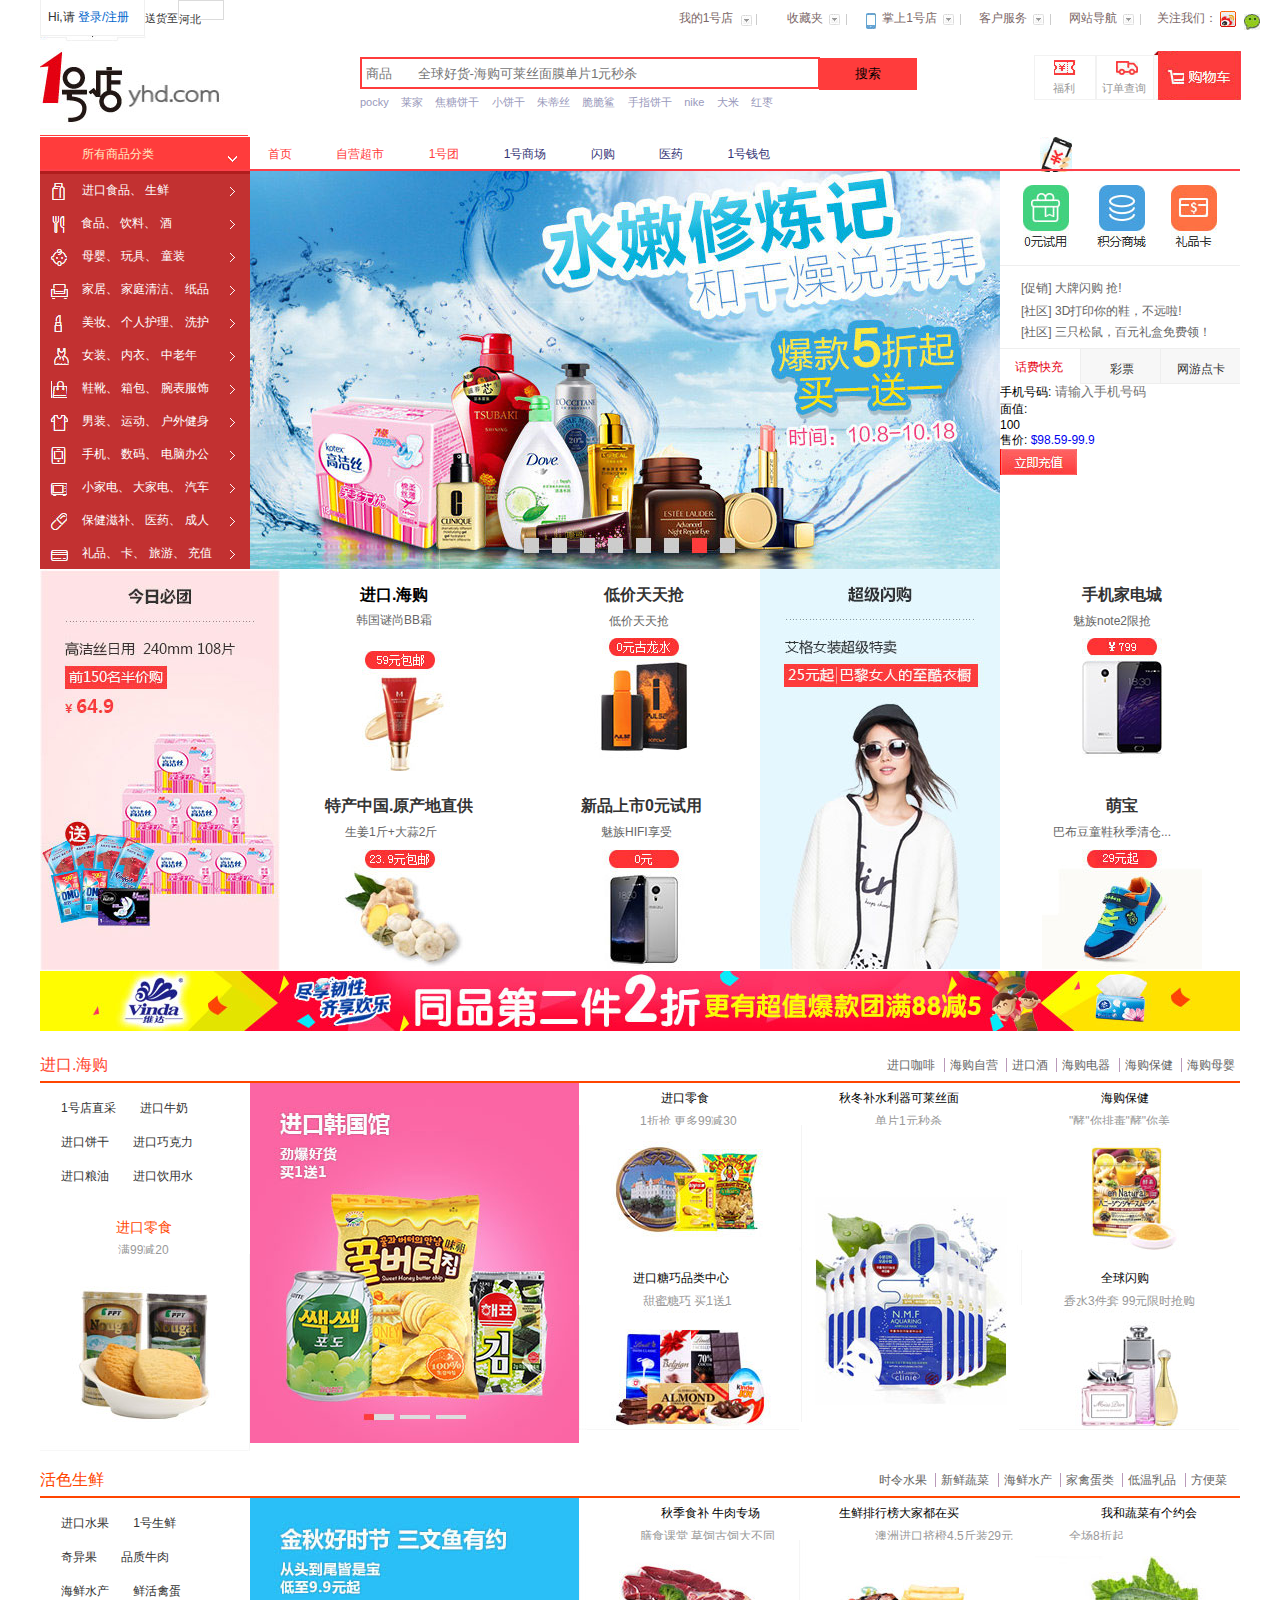
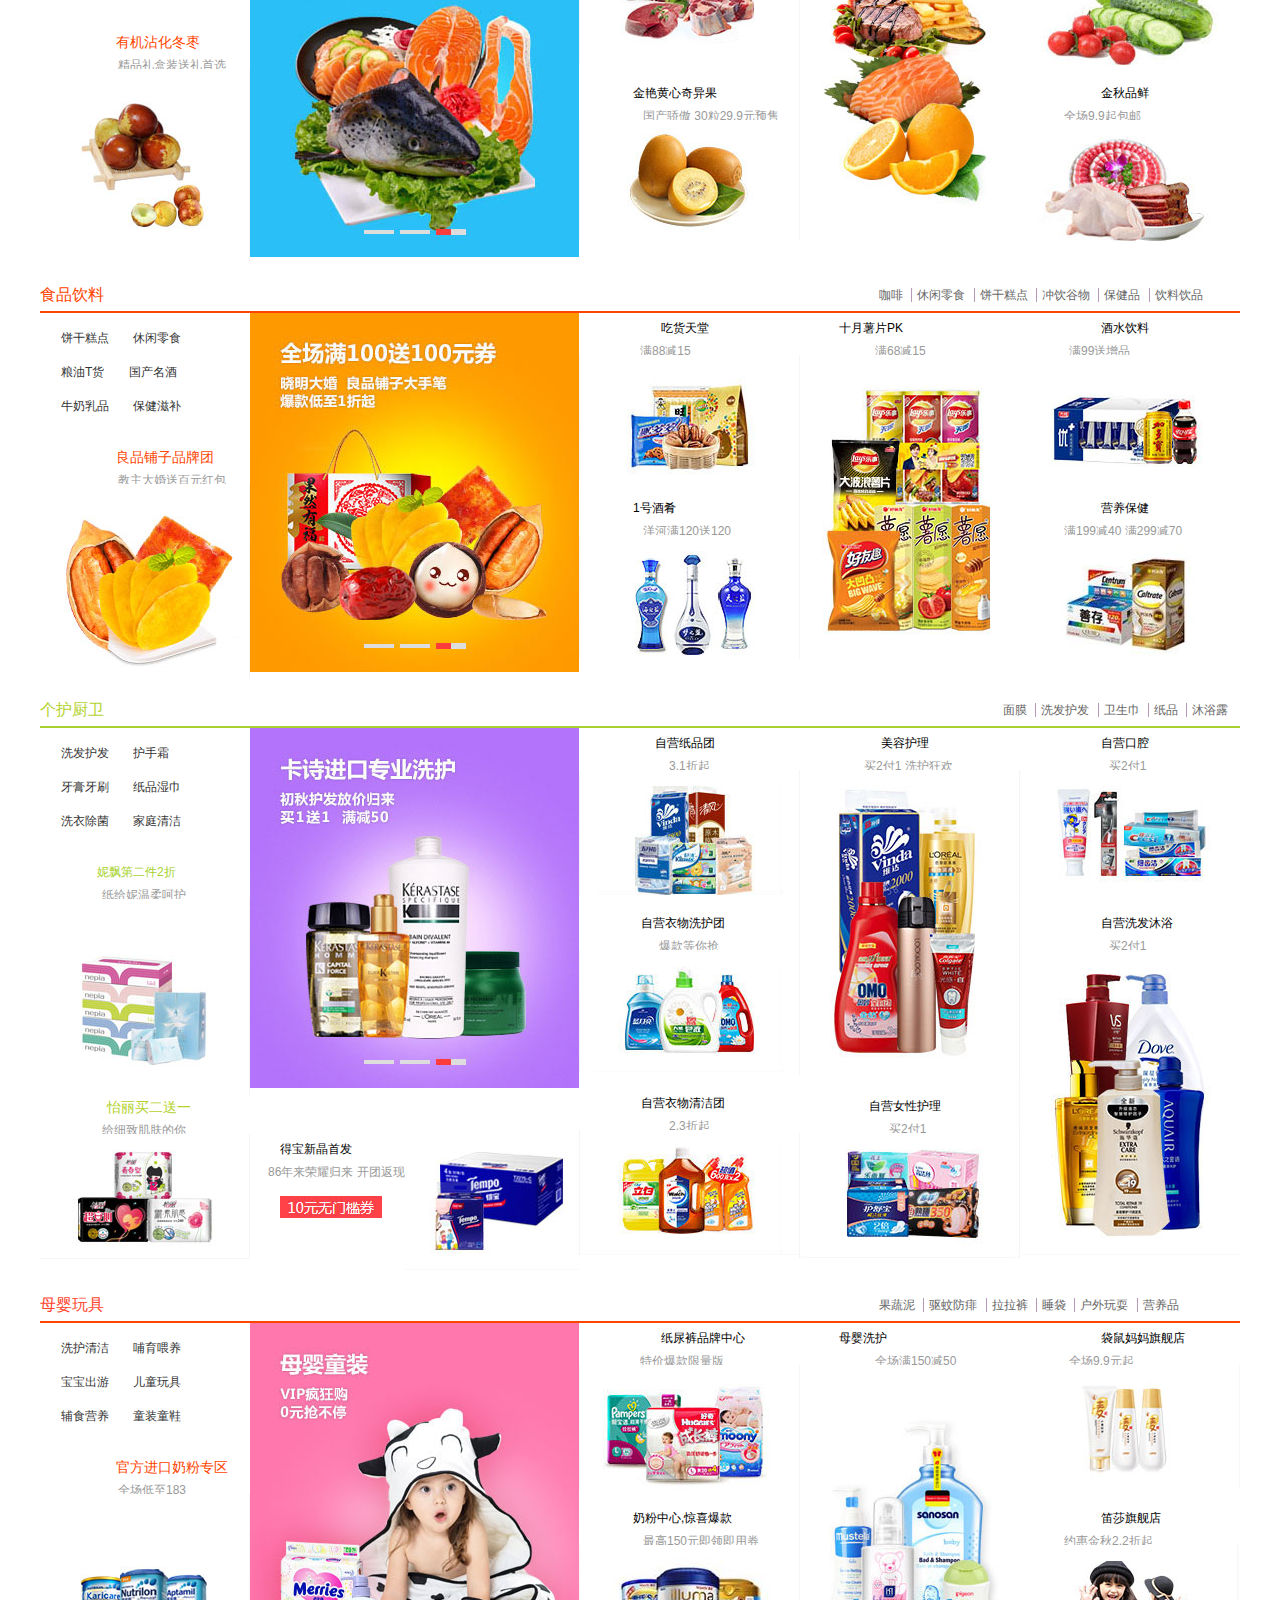
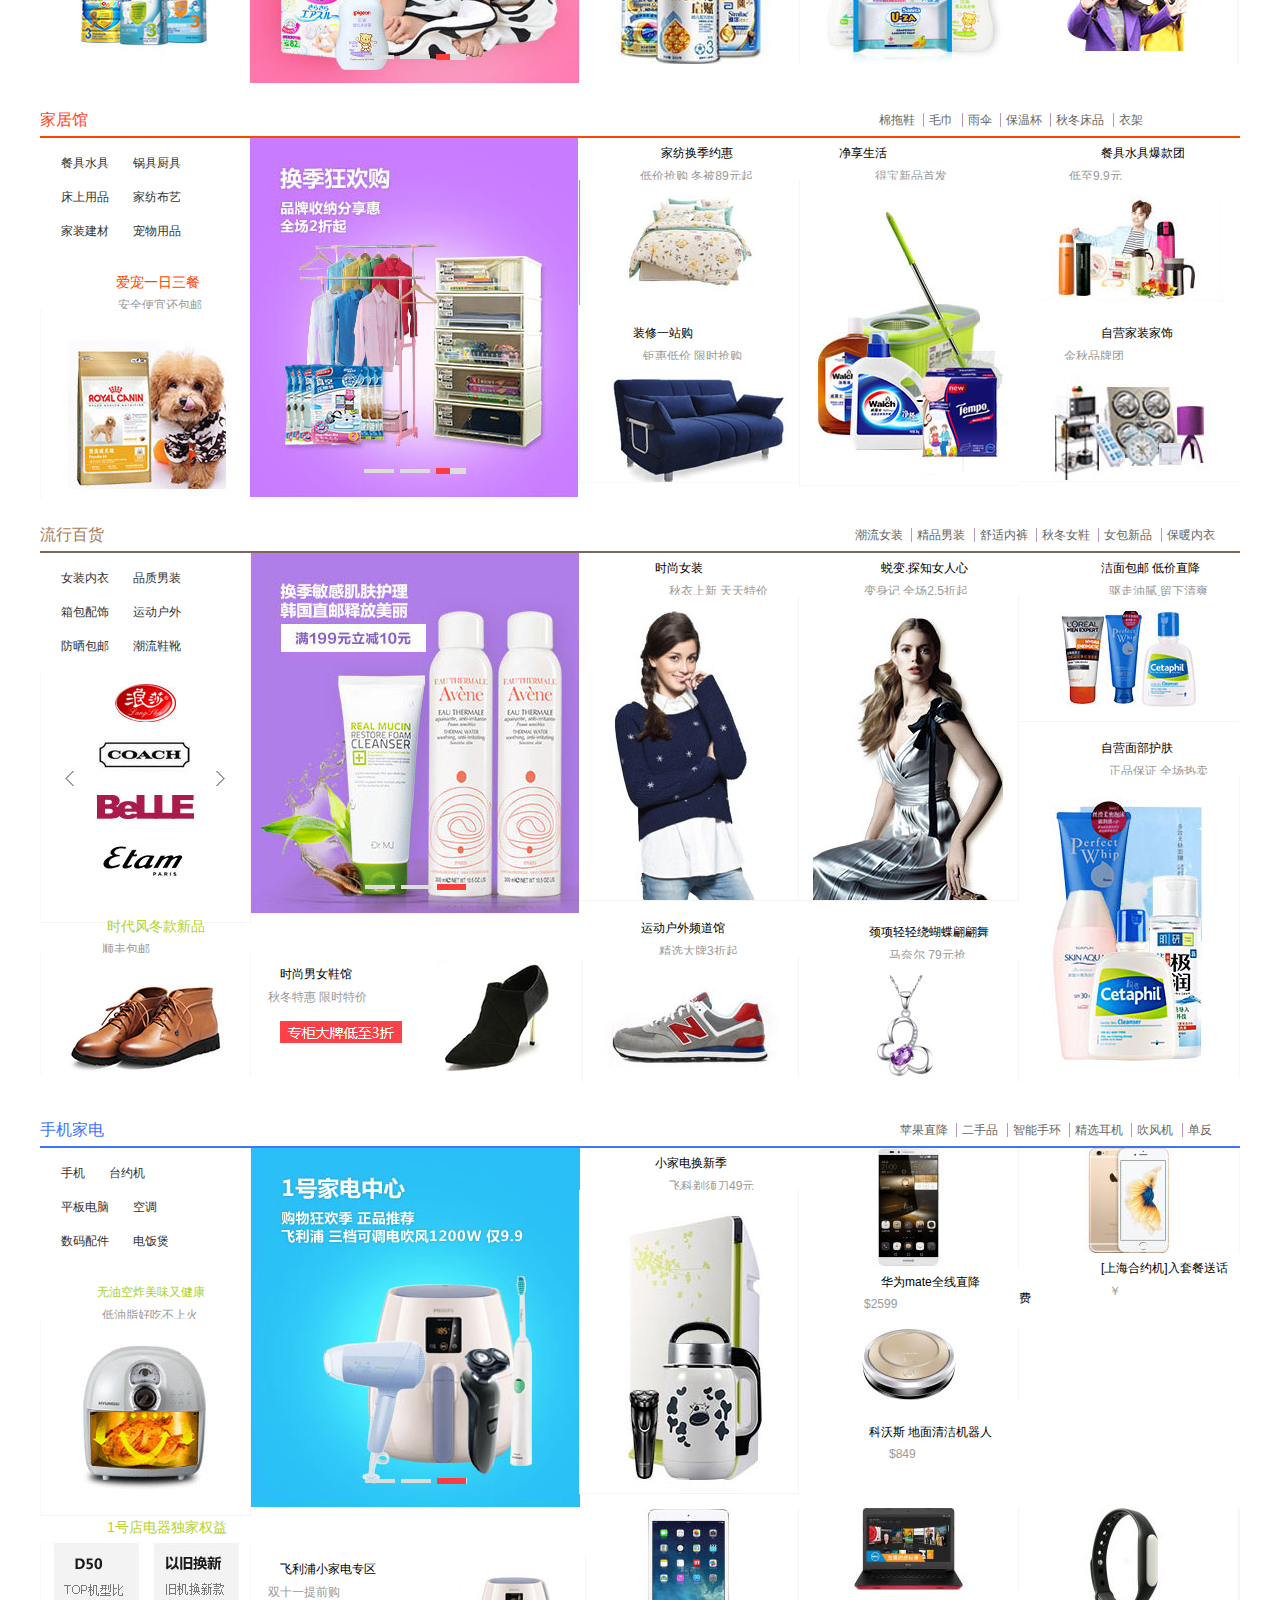
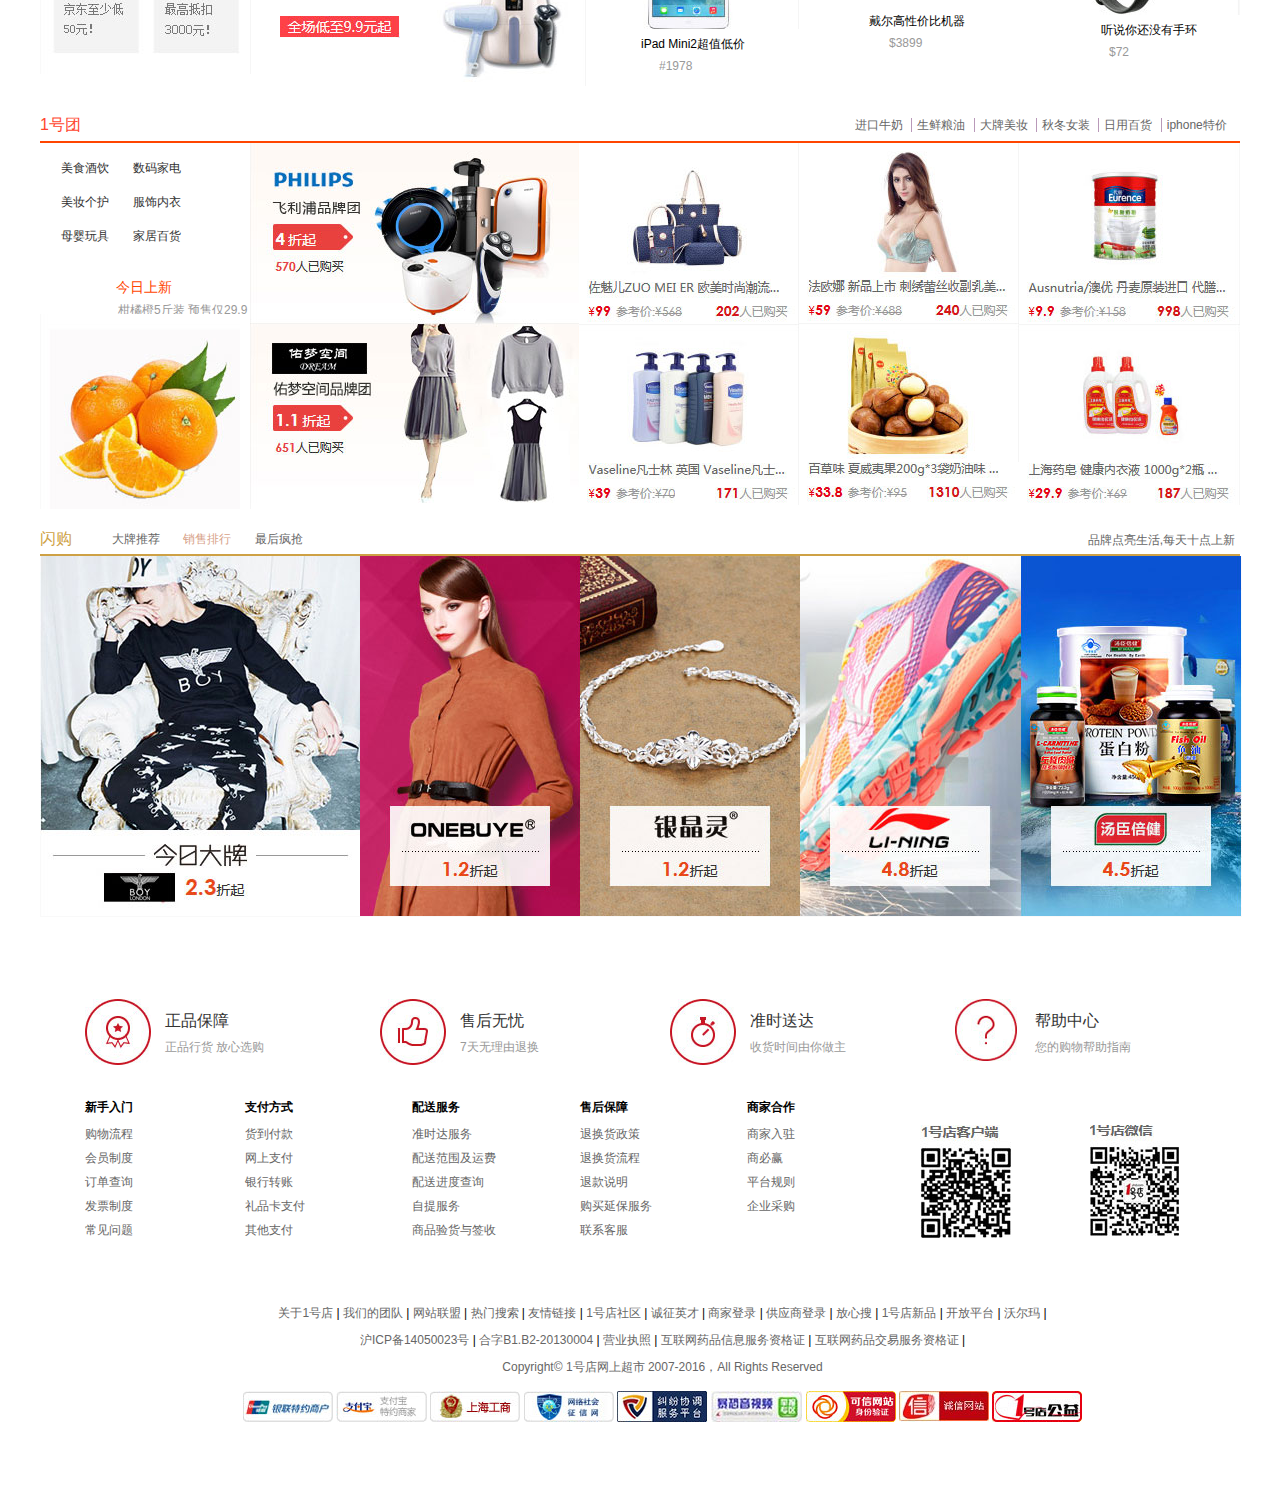
<file: 全站/index.html>
<!DOCTYPE html>
<html>
	<head>
		<meta charset="UTF-8">
		<title></title>
		<link rel="stylesheet" type="text/css" href="css/index.css"/>
	</head>
	<body>
		<div id="top-wrap">
			<div class="top-left1 fl">
				<span>Hi,请</span>
				<a href="#"
					>登录/注册</a>
			</div>
			<div class="top-left2 fl">
				<span>送货至</span>
				<div class="hebei">河北</div>
			</div>
			<ul class="top-right-list fr">
				<li class="top-right-list1">
					<a href="#">
						我的1号店	
					</a>
					<i></i>
					<span></span>
				</li>
				<li class="top-right-list2">
					<a href="#" class="bag">
						收藏夹
					</a>
					<i></i>
					<span></span>
				</li>
				<li class="top-right-list3">
					<a href="#" class="hands">
						<i class="phone"></i>
						掌上1号店
					</a>
					<i></i>
					<span></span>
				</li>
				<li class="top-right-list4">
					<a href="#" class="serve">
						客户服务
					</a>
					<i></i>
					<span></span>
				</li>
				<li class="top-right-list5">
					<a href="#" class="station">
						网站导航
					</a>
					<i></i>
					<span></span>
				</li>
				<li class="top-right-list6">
					<a href="#" class="about">
						关注我们：
						<i class="weibo"></i>
						<i class="weixin"></i>
					</a>
				</li>
			</ul>
		</div>
		<div id="header-wrap">
			<div class="header-top">
				<div class="header-top-left fl">
					<h1>1号店</h1>
				</div>
				<div class="header-top-middle fl">
					<div class="header-top-middle1">
						<form action="">
						<!--<select name="" id="">
							<option value="">海淀区</option>
							<option value="">西城区</option>
							<option value="">昌平区</option>
						</select>-->
							<input type="text" name="user" id="import"  placeholder=" 商品       全球好货-海购可莱丝面膜单片1元秒杀"/>
							<!--<input type="submit" value="商品" id="shopping"/>-->
							<input type="submit" value="搜索" id="button"/>
						</form>
					</div>
					<div class="header-top-middle2">
						<a href="#">pocky</a>
						<a href="#">莱家</a>
						<a href="#">焦糖饼干</a>
						<a href="#">小饼干</a>
						<a href="#">朱蒂丝</a>
						<a href="#">脆脆鲨</a>
						<a href="#">手指饼干</a>
						<a href="#">nike</a>
						<a href="#">大米</a>
						<a href="#">红枣</a>
					</div>
				</div>
				<div class="header-top-right fr">
					<div class="header-top-right1 fl">
						<i class="fuli"></i>
						<a href="#" class="fl">福利</a>
					</div>
					<div class="header-top-right2 fl">
						<i class="order"></i>
						<a href="#" class="fl">订单查询</a>
					</div>
					<div class="header-top-right3 fl">
						<i class="shopping-car"></i>
					</div>
				</div>
			</div>
			<div class="header-bottom">
				<div class="header-bottom-left fl">
					<a href="#" class="shops">
						所有商品分类
					</a>
					<i></i>
				</div>
				<div class="header-bottom-middle fl">
					<a href="#" class="red" class="index">首页</a>
					<a href="#" class="red">自营超市</a>
					<a href="#" class="red">1号团</a>
					<a href="#" class="black">1号商场</a>
					<a href="#" class="black">闪购</a>
					<a href="#" class="black">医药</a>
					<a href="#" class="black">1号钱包</a>
				</div>
				<div class="header-bottom-right fr">
					<i></i>
				</div>
			</div>
		</div>
		<!--<div id="index-main-wrap">-->
			<div class="firstScreen">
				<div class="firstScreen-left">
					<dl>
						<dd class="import">
							<i></i>
							<a href="#" class="import1">进口食品、</a>
							<a href="#">生鲜</a>
						</dd>
						<dd class="food">
							<i></i>
							<a href="#" class="food1">食品、</a>
							<a href="#">饮料、</a>
							<a href="#">酒</a>
						</dd>
						<dd class="mom">
							<i></i>
							<a href="#" class="mom1">母婴、</a>
							<a href="#">玩具、</a>
							<a href="#">童装</a>
						</dd>
						<dd class="home">
							<i></i>
							<a href="#" class="home1">家居、</a>
							<a href="#">家庭清洁、</a>
							<a href="#">纸品</a>
						</dd>
						<dd class="beauty">
							<i></i>
							<a href="#" class="beauty1">美妆、</a>
							<a href="#">个人护理、</a>
							<a href="#">洗护</a>
						</dd>
						<dd class="women-dress">
							<i></i>
							<a href="#" class="women-dress1">女装、</a>
							<a href="#">内衣、</a>
							<a href="#">中老年</a>
						</dd>
						<dd class="shoe">
							<i></i>
							<a href="#" class="shoe1">鞋靴、</a>
							<a href="#">箱包、</a>
							<a href="#">腕表服饰</a>
						</dd>
						<dd class="man-dress">
							<i></i>
							<a href="#" class="man-dress1">男装、</a>
							<a href="#">运动、</a>
							<a href="#">户外健身</a>
						</dd>
						<dd class="phone">
							<i></i>
							<a href="#" class="phone1">手机、</a>
							<a href="#">数码、</a>
							<a href="#">电脑办公</a>
						</dd>
						<dd class="little">
							<i></i>
							<a href="#" class="little1">小家电、</a>
							<a href="#">大家电、</a>
							<a href="#">汽车</a>
						</dd>
						<dd class="health">
							<i></i>
							<a href="#" class="health1">保健滋补、</a>
							<a href="#">医药、</a>
							<a href="#">成人</a>
						</dd>
						<dd class="gift">
							<i></i>
							<a href="#" class="gift1">礼品、</a>
							<a href="#">卡、</a>
							<a href="#">旅游、</a>
							<a href="#">充值</a>
						</dd>
					</dl>
				</div>
				<div class="firstScreen-middle">
					<a href="#"><img src="img/未标题-1.jpg"></a>
				</div>
				<div class="firstScreen-right fr">
					<div class="firstScreen-right-top">
						<div class="firstScreen-right-top1">
							<a href="#"><img src="img/0元试用.jpg"></a>
						</div>
						<div class="firstScreen-right-top2">
							<a href="#"><img src="img/积分商城.jpg"></a>
						</div>
						<div class="firstScreen-right-top3">
							<a href="#"><img src="img/礼品卡.jpg"></a>
						</div>
					</div>
					<div class="firstScreen-right-middle">
						<div class="firstScreen-right-middle1">
							<a href="#">[促销]  大牌闪购  抢!</a>
						</div>
						<div class="firstScreen-right-middle2">
							<a href="#">[社区]  3D打印你的鞋，不远啦!</a>
						</div>
						<div class="firstScreen-right-middle3">
							<a href="#">[社区]  三只松鼠，百元礼盒免费领！</a>
						</div>
					</div>
					<div class="firstScreen-right-bottom">
						<div class="firstScreen-right-bottom1 fl">
							<a href="#">话费快充</a>
						</div>
						<div class="firstScreen-right-bottom2 fl">
							<a href="#">彩票</a>
						</div>
						<div class="firstScreen-right-bottom3 fr">
							<a href="#">网游点卡</a>
						</div>
						<!--<div class="firstScreen-right-bottomform">-->
							<form  action="" class="firstScreen-right-form">
								<div class="firstScreen-right-list1">
									<span>手机号码:</span>
									<input type="text" name="" placeholder="请输入手机号码"/>
								</div>
								<div class="firstScreen-right-list2">
									<span>面值:</span>
									<section name="" id="">
										<option value="">100</option>
									</section>
								</div>
								<div class="firstScreen-right-list3">
									<span>售价:</span>
									<a href="#">$98.59-99.9</a>
								</div>
								<div class="firstScreen-right-list4">
									<a href="#"><img src="img/screen-1.jpg"></a>
								</div>
								<!--<div class="firstScreen-right">
									<a href="#">手机号码:</a>
									<a href="#">面值:</a>
									<a href="#">售价:</a>
								</div>
								<div class="firstScreen-left">
									<input type="text" name="" placeholder="请输入手机号码"/>
									<section name="" id="">
										<option value="">100</option>
									</section>
									<a href="#">$98.59-99.9</a>
								</div>-->
							</form>
						<!--</div>-->
					</div>
				</div>
			</div>
			<div class="index-chuchuang">
				<div class="big-pic fl">
					<a href="#"><img src="img/big-pic.jpg"></a>
				</div>
				<div class="small-pic fl">
					<div class="up">
						<div class="up-top">
							<strong class="import11">进口.海购</strong>
						</div>
						<div class="up-middle">
							<a href="#" class="BB">韩国谜尚BB霜</a>
						</div>
						<div class="up-bottom">
							<a href="#"><img src="img/chuchang-1.jpg">
						</div>
					</div>
					<div class="down">
						<div class="down-top">
							<strong class="special">特产中国.原产地直供</strong>
						</div>
						<div class="down-middle">
							<a href="#" class="ginger">生姜1斤+大蒜2斤</a>
						</div>
						<div class="down-bottom">
							<a href="#"><img src="img/chuchuang-2.jpg">
						</div>
					</div>
				</div>
				<div class="small-pic2">
					<div class="up1">
						<div class="up-top1">
							<strong class="low1">低价天天抢</strong>
						</div>
						<div class="up-middle1">
							<a href="#" class="low2">低价天天抢</a>
						</div>
						<div class="up-bottom1">
							<a href="#"><img src="img/chuchang-3.jpg">
						</div>
					</div>
					<div class="down1">
						<div class="down-top1">
							<strong class="new">新品上市0元试用</strong>
						</div>
						<div class="down-middle1">
							<a href="#" class="HIFI">魅族HIFI享受</a>
						</div>
						<div class="down-bottom1">
							<a href="#"><img src="img/chuchuang-4.jpg">
						</div>
					</div>
				</div>	
				<div class="big-pic1">
					<a href="#"><img src="img/未标题-3.jpg"></a>
				</div>
				<div class="small-pic3">
					<div class="up2">
						<div class="up-top2">
							<strong class="phone-family">手机家电城</strong>
						</div>
						<div class="up-middle2">
							<a href="#" class="note2">魅族note2限抢</a>
						</div>
						<div class="up-bottom2">
							<a href="#"><img src="img/chuchuang-5.jpg"></a>
						</div>		
					</div>	
					<div class="down2">
						<div class="down-top2">
							<strong class="baby">萌宝</strong>
						</div>
						<div class="down-middle2">
							<a href="#" class="babu">巴布豆童鞋秋季清仓...</a>
						</div>
						<div class="down-bottom2">
							<a href="#"><img src="img/chuchuang-6.jpg"></a>
						</div>
					</div>
				</div>
			</div>
			<div class="ad-pic">
				<a href="#"><img src="img/未标题-4.jpg"></a>
			</div>
			<div class="index-floor1">
				<div class="index-floor1-head">
					<div class="index-floor1-headleft fl">
						<a href="#">进口.海购</a>
					</div>
					<div class="index-floor1-headright fr">
						<a href="#">进口咖啡</a>
						<span></span>
						<a href="#">海购自营</a>
						<span></span>
						<a href="#">进口酒</a>
						<span></span>
						<a href="#">海购电器</a>
						<span></span>
						<a href="#">海购保健</a>
						<span></span>
						<a href="#">海购母婴</a>
					</div>
				</div>
				<div class="index-floor1-main">
					<div class="index-floor1-smallpic1 fl">
						<div class="word1">
							<div class="floor1-smallpic1-line1">
								<a href="#">1号店直采</a>
								<a href="#">进口牛奶</a>
							</div>
							<div class="floor1-smallpic1-line2">
								<a href="#">进口饼干</a>
								<a href="#">进口巧克力</a>
							</div>
							<div class="floor1-smallpic1-line3">
								<a href="#">进口粮油</a>
								<a href="#">进口饮用水</a>
							</div>
						</div>
						<div class="floor1-smallpic1-down">
							<div class="floor1-smallpic1-down1">
								<a href="#">进口零食</a>
							</div>
							<div class="floor1-smallpic1-down2">
								<a href="#">满99减20</a>
							</div>
							<div class="floor1-smallpic1-down3">
								<a href="#"><img src="img/floor1-1.jpg"></a>
							</div>
						</div>
					</div>
					<div class="index-floor1-bigpic fl">
						<a href="#"><img src="img/floor-xin.jpg"></a> 
					</div>
					<div class="index-floor1-smallpic2 fl">
						<div class="floor1-smallpic2-up">
							<div class="floor1-smallpic2-up1">
								<a href="#">进口零食</a>
							</div>
							<div class="floor1-smallpic2-up2">
								<a href="#">1折抢 更多99减30</a>
							</div>
							<div class="floor1-smallpic2-up3">
								<a href="#"><img src="img/floor-2.jpg"></a>
							</div>
						</div>
						<div class="floor1-smallpic2-down">
							<div class="floor1-smallpic2-down1">
								<a href="#">进口糖巧品类中心</a>
							</div>
							<div class="floor1-smallpic2-down2">
								<a href="#">甜蜜糖巧 买1送1</a>
							</div>
							<div class="floor1-smallpic2-down3">
								<a href="#"><img src="img/floor-5.jpg"></a>
							</div>
						</div>
					</div>
					<div class="index-floor1-middlepic fl">
						<div class="floor1-middlepic1">
							<a href="#">秋冬补水利器可莱丝面</a>
						</div>
						<div class="floor1-middlepic2">
							<a href="#">单片1元秒杀</a>
						</div>
						<div class="floor1-middlepic3>
							<a href="#"><img src="img/floor1-big.jpg"></a>
						</div>
					</div>
					<div class="index-floor1-smallpic3 fl">
						<div class="floor1-smallpic3-up">
							<div class="floor1-smallpic3-up1">
								<a href="#">海购保健</a>
							</div>
							<div class="floor1-smallpic3-up2">
								<a href="#">"酵"你排毒"酵"你美</a>
							</div>
							<div class="floor1-smallpic3-up3">
								<a href="#"><img src="img/floor-3.jpg"></a>
							</div>
						</div>
						<div class="floor1-smallpic3-down">
							<div class="floor1-smallpic3-down1">
								<a href="#">全球闪购</a>
							</div>
							<div class="floor1-smallpic3-down2">
								<a href="#">香水3件套 99元限时抢购</a>
							</div>
							<div class="floor1-smallpic3-down3">
								<a href="#"><img src="img/floor-6.jpg"></a>
							</div>
						</div>
					</div>
				</div>
			</div>
			<div class="index-floor2">
				<div class="index-floor2-head">
					<div class="index-floor2-headleft fl">
						<a href="#">活色生鲜</a>
					</div>
					<div class="index-floor2-headright fr">
						<a href="#">时令水果</a>
						<span></span>
						<a href="#">新鲜蔬菜</a>
						<span></span>
						<a href="#">海鲜水产</a>
						<span></span>
						<a href="#">家禽蛋类</a>
						<span></span>
						<a href="#">低温乳品</a>
						<span></span>
						<a href="#">方便菜</a>
					</div>
				</div>
				<div class="index-floor2-main">
					<div class="index-floor2-smallpic1 fl">
						<div class="word2">
							<div class="floor2-smallpic1-line1">
								<a href="#">进口水果</a>
								<a href="#">1号生鲜</a>
							</div>
							<div class="floor2-smallpic1-line2">
								<a href="#">奇异果</a>
								<a href="#">品质牛肉</a>
							</div>
							<div class="floor2-smallpic1-line3">
								<a href="#">海鲜水产</a>
								<a href="#">鲜活禽蛋</a>
							</div>
						</div>
						<div class="floor2-smallpic1-down">
							<div class="floor2-smallpic1-down1">
								<a href="#">有机沾化冬枣</a>
							</div>
							<div class="floor1-smallpic1-down2">
								<a href="#">精品礼盒装送礼首选</a>
							</div>
							<div class="floor2-smallpic1-down3">
								<a href="#"><img src="img/floor2-1.jpg"></a>
							</div>
						</div>
					</div>
					<div class="index-floor2-bigpic fl">
						<a href="#"><img src="img/floor2-2.jpg"></a> 
					</div>
					<div class="index-floor2-smallpic2 fl">
						<div class="floor2-smallpic2-up">
							<div class="floor2-smallpic2-up1">
								<a href="#">秋季食补 牛肉专场</a>
							</div>
							<div class="floor1-smallpic2-up2">
								<a href="#">膳食课堂 草饲古饲大不同</a>
							</div>
							<div class="floor1-smallpic2-up3">
								<a href="#"><img src="img/floor2-3.jpg"></a>
							</div>
						</div>
						<div class="floor2-smallpic2-down">
							<div class="floor2-smallpic2-down1">
								<a href="#">金艳黄心奇异果</a>
							</div>
							<div class="floor2-smallpic2-down2">
								<a href="#">国产骄傲 30粒29.9元预售</a>
							</div>
							<div class="floor2-smallpic2-down3">
								<a href="#"><img src="img/floor2-4.jpg"></a>
							</div>
						</div>
					</div>
					<div class="index-floor2-middlepic fl">
						<div class="floor2-middlepic1">
							<a href="#">生鲜排行榜大家都在买</a>
						</div>
						<div class="floor2-middlepic2">
							<a href="#">澳洲进口挤橙4.5斤装29元</a>
						</div>
						<div class="floor2-middlepic3>
							<a href="#"><img src="img/floor2-5.jpg"></a>
						</div>
					</div>
					<div class="index-floor2-smallpic3 fl">
						<div class="floor2-smallpic3-up">
							<div class="floor2-smallpic3-up1">
								<a href="#">我和蔬菜有个约会</a>
							</div>
							<div class="floor2-smallpic3-up2">
								<a href="#">全场8折起</a>
							</div>
							<div class="floor2-smallpic3-up3">
								<a href="#"><img src="img/floor2-6.jpg"></a>
							</div>
						</div>
						<div class="floor2-smallpic3-down">
							<div class="floor2-smallpic3-down1">
								<a href="#">金秋品鲜</a>
							</div>
							<div class="floor2-smallpic3-down2">
								<a href="#">全场9.9起包邮</a>
							</div>
							<div class="floor2-smallpic3-down3">
								<a href="#"><img  src="img/floor2-7.jpg"></a>
							</div>
						</div>
					</div>
				</div>
			</div>
			<div class="index-floor3">
				<div class="index-floor3-head">
					<div class="index-floor3-headleft fl">
						<a href="#">食品饮料</a>
					</div>
					<div class="index-floor3-headright fr">
						<a href="#">咖啡</a>
						<span></span>
						<a href="#">休闲零食</a>
						<span></span>
						<a href="#">饼干糕点</a>
						<span></span>
						<a href="#">冲饮谷物</a>
						<span></span>
						<a href="#">保健品</a>
						<span></span>
						<a href="#">饮料饮品</a>
					</div>
				</div>
				<div class="index-floor3-main">
					<div class="index-floor3-smallpic1 fl">
						<div class="word3">
							<div class="floor3-smallpic1-line1">
								<a href="#">饼干糕点</a>
								<a href="#">休闲零食</a>
							</div>
							<div class="floor3-smallpic1-line2">
								<a href="#">粮油T货</a>
								<a href="#">国产名酒</a>
							</div>
							<div class="floor3-smallpic1-line3">
								<a href="#">牛奶乳品</a>
								<a href="#">保健滋补</a>
							</div>
						</div>
						<div class="floor3-smallpic1-down">
							<div class="floor3-smallpic1-down1">
								<a href="#">良品铺子品牌团</a>
							</div>
							<div class="floor3-smallpic1-down2">
								<a href="#">教主大婚送百元红包</a>
							</div>
							<div class="floor3-smallpic1-down3">
								<a href="#"><img src="img/floor3-1.jpg"></a>
							</div>
						</div>
					</div>
					<div class="index-floor3-bigpic fl">
						<a href="#"><img src="img/floor3-2.jpg"></a> 
					</div>
					<div class="index-floor3-smallpic2 fl">
						<div class="floor3-smallpic2-up">
							<div class="floor3-smallpic2-up1">
								<a href="#">吃货天堂</a>
							</div>
							<div class="floor3-smallpic2-up2">
								<a href="#">满88减15</a>
							</div>
							<div class="floor3-smallpic2-up3">
								<a href="#"><img src="img/floor3-3.jpg"></a>
							</div>
						</div>
						<div class="floor3-smallpic2-down">
							<div class="floor3-smallpic2-down1">
								<a href="#">1号酒肴</a>
							</div>
							<div class="floor3-smallpic2-down2">
								<a href="#">洋河满120送120</a>
							</div>
							<div class="floor3-smallpic2-down3">
								<a href="#"><img src="img/floor3-4.jpg"></a>
							</div>
						</div>
					</div>
					<div class="index-floor3-middlepic fl">
						<div class="floor3-middlepic1">
							<a href="#">十月薯片PK</a>
						</div>
						<div class="floor3-middlepic2">
							<a href="#">满68减15</a>
						</div>
						<div class="floor3-middlepic3>
							<a href="#"><img src="img/floor3-5.jpg"></a>
						</div>
					</div>
					<div class="index-floor3-smallpic3 fl">
						<div class="floor3-smallpic3-up">
							<div class="floor3-smallpic3-up1">
								<a href="#">酒水饮料</a>
							</div>
							<div class="floor3-smallpic3-up2">
								<a href="#">满99送增品</a>
							</div>
							<div class="floor3-smallpic3-up3">
								<a href="#"><img src="img/floor3-6.jpg"></a>
							</div>
						</div>
						<div class="floor3-smallpic3-down">
							<div class="floor3-smallpic3-down1">
								<a href="#">营养保健</a>
							</div>
							<div class="floor3-smallpic3-down2">
								<a href="#">满199减40 满299减70</a>
							</div>
							<div class="floor3-smallpic3-down3">
								<a href="#"><img src="img/floor3-7.jpg"></a>
							</div>
						</div>
					</div>
				</div>
			</div>
			<div class="index-floor4">
				<div class="index-floor4-head">
					<div class="index-floor4-headleft fl">
						<a href="#">个护厨卫</a>
					</div>
					<div class="index-floor4-headright fr">
						<a href="#">面膜</a>
						<span></span>
						<a href="#">洗发护发</a>
						<span></span>
						<a href="#">卫生巾</a>
						<span></span>
						<a href="#">纸品</a>
						<span></span>
						<a href="#">沐浴露</a>
					</div>
				</div>
				<div class="index-floor4-main">
					<div class="index-floor4-smallpic1 fl">
						<div class="word4">
							<div class="floor4-smallpic1-line1">
								<a href="#">洗发护发</a>
								<a href="#">护手霜</a>
							</div>
							<div class="floor4-smallpic1-line2">
								<a href="#">牙膏牙刷</a>
								<a href="#">纸品湿巾</a>
							</div>
							<div class="floor4-smallpic1-line3">
								<a href="#">洗衣除菌</a>
								<a href="#">家庭清洁</a>
							</div>
						</div>
						<div class="floor4-smallpic1-down">
							<div class="floor4-smallpic1-down1">
								<a href="#">妮飘第二件2折</a>
							</div>
							<div class="floor4-smallpic1-down2">
								<a href="#">纸给妮温柔呵护</a>
							</div>
							<div class="floor4-smallpic1-down3">
								<a href="#"><img src="img/floor4-1.jpg"></a>
							</div>
						</div>
						<div class="floor4-smallpic1-downdown">
							<div class="floor4-smallpic1-downdown1">
								<a href="#">怡丽买二送一</a>
							</div>
							<div class="floor4-smallpic1-downdown2">
								<a href="#">给细致肌肤的你</a>
							</div>
							<div class="floor4-smallpic1-downdown3">
								<a href="#"><img src="img/floor4-7.jpg"></a>
							</div>
						</div>
					</div>
					<div class="index-floor4-bigpic fl">
						<div class="floor4-bigpic-up">
							<a href="#"><img src="img/floor4-12.jpg"></a>
						</div>
						<div class="floor4-bigpic-down">
							<div class="floor4-bigpic-downleft">
								<div class="floor4-bigpic-downleft1">
									<a href="#">得宝新晶首发</a>
								</div>
								<div class="floor4-bigpic-downleft2">
									<a href="#">86年来荣耀归来 开团返现</a>
								</div>
								<div class="floor4-bigpic-downleft3">
									<a href="#"><img src="img/floor4-11.jpg"></a>
								</div>
							</div>
							<div class="floor4-bigpic-downright">
								<a href="#"><img src="img/floor4-10.jpg"></a>
							</div>
						</div>
					</div>
					<div class="index-floor4-smallpic2 fl">
						<div class="floor4-smallpic2-up">
							<div class="floor4-smallpic2-up1">
								<a href="#">自营纸品团</a>
							</div>
							<div class="floor4-smallpic2-up2">
								<a href="#">3.1折起</a>
							</div>
							<div class="floor4-smallpic2-up3">
								<a href="#"><img src="img/floor4-2.jpg"></a>
							</div>
						</div>
						<div class="floor4-smallpic2-down">
							<div class="floor4-smallpic2-down1">
								<a href="#">自营衣物洗护团</a>
							</div>
							<div class="floor4-smallpic2-down2">
								<a href="#">爆款等你抢</a>
							</div>
							<div class="floor4-smallpic2-down3">
								<a href="#"><img src="img/floor4-3.jpg"></a>
							</div>
						</div>
						<div class="floor4-smallpic2-downdown">
							<div class="floor4-smallpic2-downdown1">
								<a href="#">自营衣物清洁团</a>
							</div>
							<div class="floor4-smallpic2-downdown2">
								<a href="#">2.3折起</a>
							</div>
							<div class="floor4-smallpic2-downdown3">
								<a href="#"><img src="img/floor4-8.jpg"></a>
							</div>
						</div>
					</div>
					<div class="index-floor4-middlepic fl">
						<div class="index-floor4-middlepic-up">
							<div class="floor4-middlepic1">
								<a href="#">美容护理</a>
							</div>
							<div class="floor4-middlepic2">
								<a href="#">买2付1 洗护狂欢</a>
							</div>
							<div class="floor4-middlepic3>
								<a href="#"><img src="img/floor4-5.jpg"></a>
							</div>
						</div>
						<div class="index-floor4-middlepic-down">
							<div class="floor4-middlepic-down1">
								<a href="#">自营女性护理</a>
							</div>
							<div class="floor4-middlepic-down2">
								<a href="#">买2付1</a>
							</div>
							<div class="floor4-middlepic-down3">
								<a href="#"><img src="img/floor4-9.jpg"></a>
							</div>
						</div>
					</div>
					<div class="index-floor4-smallpic3 fl">
						<div class="floor4-smallpic3-up">
							<div class="floor4-smallpic3-up1">
								<a href="#">自营口腔</a>
							</div>
							<div class="floor4-smallpic3-up2">
								<a href="#">买2付1</a>
							</div>
							<div class="floor4-smallpic3-up3">
								<a href="#"><img src="img/floor4-4.jpg"></a>
							</div>
						</div>
						<div class="floor4-smallpic3-down">
							<div class="floor4-smallpic3-down1">
								<a href="#">自营洗发沐浴</a>
							</div>
							<div class="floor4-smallpic3-down2">
								<a href="#">买2付1</a>
							</div>
							<div class="floor4-smallpic3-down3">
								<a href="#"><img src="img/floor4-6.jpg"></a>
							</div>
						</div>
					</div>
				</div>
			</div>
			<div class="index-floor5">
				<div class="index-floor5-head">
					<div class="index-floor5-headleft fl">
						<a href="#">母婴玩具</a>
					</div>
					<div class="index-floor5-headright fr">
						<a href="#">果蔬泥</a>
						<span></span>
						<a href="#">驱蚊防痱</a>
						<span></span>
						<a href="#">拉拉裤</a>
						<span></span>
						<a href="#">睡袋</a>
						<span></span>
						<a href="#">户外玩耍</a>
						<span></span>
						<a href="#">营养品</a>
					</div>
				</div>
				<div class="index-floor5-main">
					<div class="index-floor5-smallpic1 fl">
						<div class="word5">
							<div class="floor5-smallpic1-line1">
								<a href="#">洗护清洁</a>
								<a href="#">哺育喂养</a>
							</div>
							<div class="floor5-smallpic1-line2">
								<a href="#">宝宝出游</a>
								<a href="#">儿童玩具</a>
							</div>
							<div class="floor5-smallpic1-line3">
								<a href="#">辅食营养</a>
								<a href="#">童装童鞋</a>
							</div>
						</div>
						<div class="floor5-smallpic1-down">
							<div class="floor5-smallpic1-down1">
								<a href="#">官方进口奶粉专区</a>
							</div>
							<div class="floor5-smallpic1-down2">
								<a href="#">全场低至183</a>
							</div>
							<div class="floor5-smallpic1-down3">
								<a href="#"><img src="img/floor5-1.jpg"></a>
							</div>
						</div>
					</div>
					<div class="index-floor5-bigpic fl">
						<a href="#"><img src="img/floor5-2.jpg"></a> 
					</div>
					<div class="index-floor5-smallpic2 fl">
						<div class="floor5-smallpic2-up">
							<div class="floor5-smallpic2-up1">
								<a href="#">纸尿裤品牌中心</a>
							</div>
							<div class="floor5-smallpic2-up2">
								<a href="#">特价爆款限量版</a>
							</div>
							<div class="floor5-smallpic2-up3">
								<a href="#"><img src="img/floor5-3.jpg"></a>
							</div>
						</div>
						<div class="floor5-smallpic2-down">
							<div class="floor5-smallpic2-down1">
								<a href="#">奶粉中心,惊喜爆款</a>
							</div>
							<div class="floor5-smallpic2-down2">
								<a href="#">最高150元即领即用券</a>
							</div>
							<div class="floor5-smallpic2-down3">
								<a href="#"><img  src="img/floor5-4.jpg"></a>
							</div>
						</div>
					</div>
					<div class="index-floor5-middlepic fl">
						<div class="floor5-middlepic1">
							<a href="#">母婴洗护</a>
						</div>
						<div class="floor5-middlepic2">
							<a href="#">全场满150减50</a>
						</div>
						<div class="floor5-middlepic3>
							<a href="#"><img src="img/floor5-5.jpg"></a>
						</div>
					</div>
					<div class="index-floor5-smallpic3 fl">
						<div class="floor5-smallpic3-up">
							<div class="floor5-smallpic3-up1">
								<a href="#">袋鼠妈妈旗舰店</a>
							</div>
							<div class="floor5-smallpic3-up2">
								<a href="#">全场9.9元起</a>
							</div>
							<div class="floor5-smallpic3-up3">
								<a href="#"><img src="img/floor5-6.jpg"></a>
							</div>
						</div>
						<div class="floor5-smallpic3-down">
							<div class="floor5-smallpic3-down1">
								<a href="#">笛莎旗舰店</a>
							</div>
							<div class="floor5-smallpic3-down2">
								<a href="#">约惠金秋2.2折起</a>
							</div>
							<div class="floor5-smallpic3-down3">
								<a href="#"><img src="img/floor5-7.jpg"></a>
							</div>
						</div>
					</div>
				</div>
			</div>
			<div class="index-floor6">
				<div class="index-floor6-head">
					<div class="index-floor6-headleft fl">
						<a href="#">家居馆</a>
					</div>
					<div class="index-floor6-headright fr">
						<a href="#">棉拖鞋</a>
						<span></span>
						<a href="#">毛巾</a>
						<span></span>
						<a href="#">雨伞</a>
						<span></span>
						<a href="#">保温杯</a>
						<span></span>
						<a href="#">秋冬床品</a>
						<span></span>
						<a href="#">衣架</a>
					</div>
				</div>
				<div class="index-floor6-main">
					<div class="index-floor6-smallpic1 fl">
						<div class="word6">
							<div class="floor6-smallpic1-line1">
								<a href="#">餐具水具</a>
								<a href="#">锅具厨具</a>
							</div>
							<div class="floor6-smallpic1-line2">
								<a href="#">床上用品</a>
								<a href="#">家纺布艺</a>
							</div>
							<div class="floor6-smallpic1-line3">
								<a href="#">家装建材</a>
								<a href="#">宠物用品</a>
							</div>
						</div>
						<div class="floor6-smallpic1-down">
							<div class="floor6-smallpic1-down1">
								<a href="#">爱宠一日三餐</a>
							</div>
							<div class="floor6-smallpic1-down2">
								<a href="#">安全便宜还包邮</a>
							</div>
							<div class="floor6-smallpic1-down3">
								<a href="#"><img src="img/floor6-1.jpg"></a>
							</div>
						</div>
					</div>
					<div class="index-floor6-bigpic fl">
						<a href="#"><img src="img/floor6-2.jpg"></a> 
					</div>
					<div class="index-floor6-smallpic2 fl">
						<div class="floor6-smallpic2-up">
							<div class="floor6-smallpic2-up1">
								<a href="#">家纺换季约惠</a>
							</div>
							<div class="floor6-smallpic2-up2">
								<a href="#">低价抢购 冬被89元起</a>
							</div>
							<div class="floor6-smallpic2-up3">
								<a href="#"><img src="img/floor6-4.jpg"></a>
							</div>
						</div>
						<div class="floor6-smallpic2-down">
							<div class="floor6-smallpic2-down1">
								<a href="#">装修一站购</a>
							</div>
							<div class="floor6-smallpic2-down2">
								<a href="#">钜惠低价 限时抢购</a>
							</div>
							<div class="floor6-smallpic2-down3">
								<a href="#"><img src="img/floor6-5.jpg"></a>
							</div>
						</div>
					</div>
					<div class="index-floor6-middlepic fl">
						<div class="floor6-middlepic1">
							<a href="#">净享生活</a>
						</div>
						<div class="floor6-middlepic2">
							<a href="#">得宝新品首发</a>
						</div>
						<div class="floor6-middlepic3>
							<a href="#"><img src="img/floor6-3.jpg"></a>
						</div>
					</div>
					<div class="index-floor6-smallpic3 fl">
						<div class="floor6-smallpic3-up">
							<div class="floor6-smallpic3-up1">
								<a href="#">餐具水具爆款团</a>
							</div>
							<div class="floor6-smallpic3-up2">
								<a href="#">低至9.9元</a>
							</div>
							<div class="floor6-smallpic3-up3">
								<a href="#"><img src="img/floor6-6.jpg"></a>
							</div>
						</div>
						<div class="floor6-smallpic3-down">
							<div class="floor6-smallpic3-down1">
								<a href="#">自营家装家饰</a>
							</div>
							<div class="floor6-smallpic3-down2">
								<a href="#">金秋品牌团</a>
							</div>
							<div class="floor6-smallpic3-down3">
								<a href="#"><img src="img/floor6-7.jpg"></a>
							</div>
						</div>
					</div>
				</div>
			</div>
			<div class="index-floor7">
				<div class="index-floor7-head">
					<div class="index-floor7-headleft fl">
						<a href="#">流行百货</a>
					</div>
					<div class="index-floor7-headright fr">
						<a href="#">潮流女装</a>
						<span></span>
						<a href="#">精品男装</a>
						<span></span>
						<a href="#">舒适内裤</a>
						<span></span>
						<a href="#">秋冬女鞋</a>
						<span></span>
						<a href="#">女包新品</a>
						<span></span>
						<a href="#">保暖内衣</a>
					</div>
				</div>
				<div class="index-floor7-main">
					<div class="index-floor7-smallpic1 fl">
						<div class="word7">
							<div class="floor7-smallpic1-line1">
								<a href="#">女装内衣</a>
								<a href="#">品质男装</a>
							</div>
							<div class="floor7-smallpic1-line2">
								<a href="#">箱包配饰</a>
								<a href="#">运动户外</a>
							</div>
							<div class="floor7-smallpic1-line3">
								<a href="#">防晒包邮</a>
								<a href="#">潮流鞋靴</a>
							</div>
						</div>
						<div class="floor7-smallpic1-down">
							<!--<div class="floor4-smallpic1-down1">
								<a href="#">妮飘第二件2折</a>
							</div>
							<div class="floor4-smallpic1-down2">
								<a href="#">纸给妮温柔呵护</a>
							</div>
							<div class="floor4-smallpic1-down3">
								<a href="#"><img src="img/floor4-1.jpg"></a>
							</div>-->
							<a href="#"><img src="img/floor7-1.jpg"></a>
						</div>
						<div class="floor7-smallpic1-downdown">
							<div class="floor7-smallpic1-downdown1">
								<a href="#">时代风冬款新品</a>
							</div>
							<div class="floor7-smallpic1-downdown2">
								<a href="#">顺丰包邮</a>
							</div>
							<div class="floor7-smallpic1-downdown3">
								<a href="#"><img src="img/floor7-2.jpg"></a>
							</div>
						</div>
					</div>
					<div class="index-floor7-bigpic fl">
						<div class="floor7-bigpic-up">
							<a href="#"><img src="img/floor7-3.jpg"></a>
						</div>
						<div class="floor7-bigpic-down">
							<div class="floor7-bigpic-downleft">
								<div class="floor7-bigpic-downleft1">
									<a href="#">时尚男女鞋馆</a>
								</div>
								<div class="floor7-bigpic-downleft2">
									<a href="#">秋冬特惠 限时特价</a>
								</div>
								<div class="floor7-bigpic-downleft3">
									<a href="#"><img src="img/floor7-4.jpg"></a>
								</div>
							</div>
							<div class="floor7-bigpic-downright">
								<a href="#"><img src="img/floor7-5.jpg"></a>
							</div>
						</div>
					</div>
					<div class="index-floor7-smallpic2 fl">
						<div class="floor7-smallpic2-up">
							<div class="floor7-smallpic2-up1">
								<a href="#">时尚女装</a>
							</div>
							<div class="floor7-smallpic2-up2">
								<a href="#">秋衣上新 天天特价</a>
							</div>
							<div class="floor7-smallpic2-up3">
								<a href="#"><img src="img/floor7-6.jpg"></a>
							</div>
						</div>
						<div class="floor7-smallpic2-down">
							<div class="floor7-smallpic2-down1">
								<a href="#">运动户外频道馆</a>
							</div>
							<div class="floor7-smallpic2-down2">
								<a href="#">精选大牌3折起</a>
							</div>
							<div class="floor7-smallpic2-down3">
								<a href="#"><img src="img/floor7-7.jpg"></a>
							</div>
						</div>
						<!--<div class="floor4-smallpic2-downdown">
							<div class="floor4-smallpic2-downdown1">
								<a href="#">自营衣物清洁团</a>
							</div>
							<div class="floor4-smallpic2-downdown2">
								<a href="#">2.3折起</a>
							</div>
							<div class="floor4-smallpic2-downdown3">
								<a href="#"><img src="img/floor4-8.jpg"></a>
							</div>
						</div>-->
					</div>
					<div class="index-floor7-middlepic fl">
						<div class="index-floor7-middlepic-up">
							<div class="floor7-middlepic1">
								<a href="#">蜕变.探知女人心</a>
							</div>
							<div class="floor7-middlepic2">
								<a href="#">变身记 全场2.5折起</a>
							</div>
							<div class="floor7-middlepic3>
								<a href="#"><img src="img/floor7-8.jpg"></a>
							</div>
						</div>
						<div class="index-floor7-middlepic-down">
							<div class="floor7-middlepic-down1">
								<a href="#">颈项轻轻绕蝴蝶翩翩舞</a>
							</div>
							<div class="floor7-middlepic-down2">
								<a href="#">马奈尔 79元抢</a>
							</div>
							<div class="floor7-middlepic-down3">
								<a href="#"><img src="img/floor7-9.jpg"></a>
							</div>
						</div>
					</div>
					<div class="index-floor7-smallpic fl">
						<div class="floor7-smallpic3-up">
							<div class="floor7-smallpic3-up1">
								<a href="#">洁面包邮 低价直降</a>
							</div>
							<div class="floor7-smallpic3-up2">
								<a href="#">驱走油腻 留下清爽</a>
							</div>
							<div class="floor7-smallpic3-up3">
								<a href="#"><img src="img/floor7-10.jpg"></a>
							</div>
						</div>
						<div class="floor7-smallpic3-down">
							<div class="floor7-smallpic3-down1">
								<a href="#">自营面部护肤</a>
							</div>
							<div class="floor7-smallpic3-down2">
								<a href="#">正品保证 全场热卖</a>
							</div>
							<div class="floor7-smallpic3-down3">
								<a href="#"><img src="img/floor7-11.jpg"></a>
							</div>
						</div>
					</div>
				</div>
			</div>
			<div class="index-floor8">
				<div class="index-floor8-head">
					<div class="index-floor8-headleft fl">
						<a href="#">手机家电</a>
					</div>
					<div class="index-floor8-headright fr">
						<a href="#">苹果直降</a>
						<span></span>
						<a href="#">二手品</a>
						<span></span>
						<a href="#">智能手环</a>
						<span></span>
						<a href="#">精选耳机</a>
						<span></span>
						<a href="#">吹风机</a>
						<span></span>
						<a href="#">单反</a>
					</div>
				</div>
				<div class="index-floor8-main">
					<div class="index-floor8-smallpic1 fl">
						<div class="word8">
							<div class="floor8-smallpic1-line1">
								<a href="#">手机</a>
								<a href="#">台约机</a>
							</div>
							<div class="floor8-smallpic1-line2">
								<a href="#">平板电脑</a>
								<a href="#">空调</a>
							</div>
							<div class="floor8-smallpic1-line3">
								<a href="#">数码配件</a>
								<a href="#">电饭煲</a>
							</div>
						</div>
						<div class="floor8-smallpic1-down">
							<div class="floor8-smallpic1-down1">
								<a href="#">无油空炸美味又健康</a>
							</div>
							<div class="floor8-smallpic1-down2">
								<a href="#">低油脂好吃不上火</a>
							</div>
							<div class="floor8-smallpic1-down3">
								<a href="#"><img src="img/floor8-1.jpg"></a>
							</div>
						</div>
						<div class="floor8-smallpic1-downdown">
							<div class="floor8-smallpic1-downdown1">
								<a href="#">1号店电器独家权益</a>
							</div>
							<!--<div class="floor4-smallpic1-downdown2">
								<a href="#">给细致肌肤的你</a>
							</div>-->
							<div class="floor8-smallpic1-downdown3">
								<a href="#"><img src="img/floor8-2.jpg"></a>
							</div>
						</div>
					</div>
					<div class="index-floor8-bigpic fl">
						<div class="floor8-bigpic-up">
							<a href="#"><img src="img/floor8-3.jpg"></a>
						</div>
						<div class="floor8-bigpic-down">
							<div class="floor8-bigpic-downleft">
								<div class="floor8-bigpic-downleft1">
									<a href="#">飞利浦小家电专区</a>
								</div>
								<div class="floor8-bigpic-downleft2">
									<a href="#">双十一提前购</a>
								</div>
								<div class="floor8-bigpic-downleft3">
									<a href="#"><img src="img/floor8-4.jpg"></a>
								</div>
							</div>
							<div class="floor8-bigpic-downright">
								<a href="#"><img src="img/floor8-5.jpg"></a>
							</div>
						</div>
					</div>
					<div class="index-floor8-smallpic2 fl">
						<div class="floor8-smallpic2-up">
							<div class="floor8-smallpic2-up1">
								<a href="#">小家电换新季</a>
							</div>
							<div class="floor8-smallpic2-up2">
								<a href="#">飞科剃须刀49元</a>
							</div>
							<div class="floor8-smallpic2-up3">
								<a href="#"><img src="img/floor8-6.jpg"></a>
							</div>
						</div>
						<div class="floor8-smallpic2-down">
							<div class="floor8-smallpic2-down3">
								<a href="#"><img src="img/floor8-7.jpg"></a>
							</div>
							<div class="floor8-smallpic2-down1">
								<a href="#">iPad Mini2超值低价</a>
							</div>
							<div class="floor8-smallpic2-down2">
								<a href="#">#1978</a>
							</div>
						</div>
						<!--<div class="floor4-smallpic2-downdown">
							<div class="floor4-smallpic2-downdown1">
								<a href="#">自营衣物清洁团</a>
							</div>
							<div class="floor4-smallpic2-downdown2">
								<a href="#">2.3折起</a>
							</div>
							<div class="floor4-smallpic2-downdown3">
								<a href="#"><img src="img/floor4-8.jpg"></a>
							</div>
						</div>-->
					</div>
					<div class="index-floor8-middlepic fl">
						<div class="index-floor8-middlepic-up">
							<div class="floor8-middlepic3>
								<a href="#"><img src="img/floor8-8.jpg"></a>
							</div>
							<div class="floor8-middlepic1">
								<a href="#">华为mate全线直降</a>
							</div>
							<div class="floor8-middlepic2">
								<a href="#">$2599</a>
							</div>
						</div>
						<div class="index-floor8-middlepic-down">
							<div class="floor8-middlepic-down3">
								<a href="#"><img src="img/floor8-9.jpg"></a>
							</div>
							<div class="floor8-middlepic-down1">
								<a href="#">科沃斯 地面清洁机器人</a>
							</div>
							<div class="floor8-middlepic-down2">
								<a href="#">$849</a>
							</div>
						</div>
						<div class="index-floor8-middlepic-downdown">
							<div class="floor8-middlepic-downdown3">
								<a href="#"><img src="img/floor8-10.jpg"></a>
							</div>
							<div class="floor8-middlepic-downdown1">
								<a href="#">戴尔高性价比机器</a>
							</div>
							<div class="floor8-middlepic-downdown2">
								<a href="#">$3899</a>
							</div>
						</div>
					</div>
					<div class="index-floor8-smallpic3 fl">
						<div class="floor8-smallpic3-up">
							<div class="floor8-smallpic3-up3">
								<a href="#"><img src="img/floor8-11.jpg"></a>
							</div>
							<div class="floor8-smallpic3-up1">
								<a href="#">[上海合约机]入套餐送话费</a>
							</div>
							<div class="floor8-smallpic3-up2">
								<a href="#">￥</a>
							</div>
						</div>
						<div class="floor8-smallpic3-down">
							<div class="floor8-smallpic3-down3">
								<a href="#"><img src="img/floor8-12.jpg"></a>
							</div>
							<div class="floor8-smallpic3-down1">
								<a href="#">听说你还没有手环</a>
							</div>
							<div class="floor8-smallpic3-down2">
								<a href="#">$72</a>
							</div>
						</div>
					</div>
				</div>
			</div>
			<div class="index-floor9">
				<div class="index-floor9-head">
					<div class="index-floor9-headleft fl">
						<a href="#">1号团</a>
					</div>
					<div class="index-floor9-headright fr">
						<a href="#">进口牛奶</a>
						<span></span>
						<a href="#">生鲜粮油</a>
						<span></span>
						<a href="#">大牌美妆</a>
						<span></span>
						<a href="#">秋冬女装</a>
						<span></span>
						<a href="#">日用百货</a>
						<span></span>
						<a href="#">iphone特价</a>
					</div>
				</div>
				<div class="index-floor9-main">
					<div class="index-floor9-smallpic1 fl">
						<div class="word9">
							<div class="floor9-smallpic1-line1">
								<a href="#">美食酒饮</a>
								<a href="#">数码家电</a>
							</div>
							<div class="floor9-smallpic1-line2">
								<a href="#">美妆个护</a>
								<a href="#">服饰内衣</a>
							</div>
							<div class="floor9-smallpic1-line3">
								<a href="#">母婴玩具</a>
								<a href="#">家居百货</a>
							</div>
						</div>
						<div class="floor9-smallpic1-down">
							<div class="floor9-smallpic1-down1">
								<a href="#">今日上新</a>
							</div>
							<div class="floor9-smallpic1-down2">
								<a href="#">柑橘橙5斤装 预售仅29.9元</a>
							</div>
							<div class="floor9-smallpic1-down3">
								<a href="#"><img src="img/floor9-1.jpg"></a>
							</div>
						</div>
					</div>
					<div class="index-floor9-bigpic fl">
						<a href="#"><img src="img/floor9-2.jpg"></a> 
					</div>
					<div class="index-floor9-smallpic2 fl">
						<div class="floor9-smallpic2-up">
							<div class="floor9-smallpic2-up3">
								<a href="#"><img src="img/floor9-3.jpg"></a>
							</div>
							<div class="floor9-smallpic2-up2">
								<a href="#"><img src="img/floor9-11.jpg"></a>
							</div>
						</div>
						<div class="floor9-smallpic2-down">
							<div class="floor9-smallpic2-down3">
								<a href="#"><img src="img/floor9-4.jpg"></a>
							</div>
							<div class="floor9-smallpic2-down2">
								<a href="#"><img src="img/floor9-22.jpg"></a>
							</div>
						</div>
					</div>
					<div class="index-floor9-smallpic3 fl">
						<div class="floor9-smallpic3-up">
							<div class="floor9-smallpic3-up3">
								<a href="#"><img src="img/floor9-5.jpg"></a>
							</div>
							<div class="floor9-smallpic3-up2">
								<a href="#"><img src="img/floor9-33.jpg"></a>
							</div>
						</div>
						<div class="floor9-smallpic2-down">
							<div class="floor9-smallpic2-down3">
								<a href="#"><img src="img/floor9-6.jpg"></a>
							</div>
							<div class="floor9-smallpic2-down2">
								<a href="#"><img src="img/floor9-44.jpg"></a>
							</div>
						</div>
					</div>
					<div class="index-floor9-smallpic4 fl">
						<div class="floor9-smallpic4-up">
							<div class="floor9-smallpic4-up3">
								<a href="#"><img src="img/floor9-7.jpg"></a>
							</div>
							<div class="floor9-smallpic4-up2">
								<a href="#"><img src="img/floor9-55.jpg"></a>
							</div>
						</div>
						<div class="floor9-smallpic4-down">
							<div class="floor9-smallpic4-down3">
								<a href="#"><img src="img/floor9-8.jpg"></a>
							</div>
							<div class="floor9-smallpic4-down2">
								<a href="#"><img src="img/floor9-66.jpg"></a>
							</div>
						</div>
					</div>
				</div>
			</div>
			<div class="index-floor10">
				<div class="index-floor10-head">
					<div class="index-floor10-headleft fl">
						<div class="index-floor10-headleft1 fl">
							<a href="#">闪购</a>
						</div>
						<div class="index-floor10-headleft2 fl">
							<a href="#">大牌推荐</a>
							<a href="#" class="red">销售排行</a>
							<a href="#">最后疯抢</a>
						</div>
					</div>
					<div class="index-floor1-headright fr">
						<a href="#">品牌点亮生活,每天十点上新</a>
					</div>
				</div>
				<div class="index-floor10-main">
					<div class="index-floor10-mainpic1 fl">
						<a href="#"><img src="img/floor10-1.jpg"></a>
					</div>
					<div class="index-floor10-mainpic2 fl">
						<a href="#"><img src="img/floor10-2.jpg"></a>
					</div>
					<div class="index-floor10-mainpic3 fl">
						<a href="#"><img src="img/floor10-3.jpg"></a>
					</div>
					<div class="index-floor10-mainpic4 fl">
						<a href="#"><img src="img/floor10-4.jpg"></a>
					</div>
					<div class="index-floor10-mainpic5 fl">
						<a href="#"><img src="img/floor10-5.jpg"></a>
					</div>
				</div>
			</div>
		<!--</div>-->
		<div class="ft-wrap">
			<div class="ft-top">
				<ul class="ft-top-ul">
					<li class="ft-top-list1 fl">
						<div class="ft-top-listleft1 fl">
							<a href="#"><img src="img/footer-1.jpg"></a>
						</div>
						<div class="ft-top-listright1 fl">
							<div class="ft-top-listright1-top">正品保障</div>
							<span class="ft-top-listright1-bottom">正品行货 放心选购</span>
						</div>
					</li>
					<li class="ft-top-list2 fl">
						<div class="ft-top-listleft2 fl">
							<a href="#"><img src="img/footer-2.jpg"></a>
						</div>
						<div class="ft-top-listright2 fl">
							<div class="ft-top-listright2-top">售后无忧</div>
							<span class="ft-top-listright2-bottom">7天无理由退换</span>
						</div>
					</li>
					<li class="ft-top-list3 fl">
						<div class="ft-top-listleft3 fl">
							<a href="#"><img src="img/footer-3.jpg"></a>
						</div>
						<div class="ft-top-listright3 fl">
							<div class="ft-top-listright3-top">准时送达</div>
							<span class="ft-top-listright3-bottom">收货时间由你做主</span>
						</div>
					</li>
					<li class="ft-top-list4 fl">
						<div class="ft-top-listleft4 fl">
							<a href="#"><img src="img/footer-4.jpg"></a>
						</div>
						<div class="ft-top-listright4 fl">
							<div class="ft-top-listright4-top">帮助中心</div>
							<span class="ft-top-listright4-bottom">您的购物帮助指南</span>
						</div>
					</li>
				</ul>
			</div>
			<div class="ft-middle">
				<div class="ft-middle-left fl">
					<dl class="ft-middle-leftdl1 fl">
						<dt>新手入门</dt>
						<dd>
							<a href="#">购物流程</a>
						</dd>
						<dd>
							<a href="#">会员制度</a>
						</dd>
						<dd>
							<a href="#">订单查询</a>
						</dd>
						<dd>
							<a href="#">发票制度</a>
						</dd>
						<dd>
							<a href="#">常见问题</a>
						</dd>
					</dl>
					<dl class="ft-middle-leftdl2 fl">
						<dt>支付方式</dt>
						<dd>
							<a href="#">货到付款</a>
						</dd>
						<dd>
							<a href="#">网上支付</a>
						</dd>
						<dd>
							<a href="#">银行转账	</a>
						</dd>
						<dd>
							<a href="#">礼品卡支付</a>
						</dd>
						<dd>
							<a href="#">其他支付</a>
						</dd>
					</dl>
					<dl class="ft-middle-leftdl3 fl">
						<dt>配送服务</dt>
						<dd>
							<a href="#">准时达服务</a>
						</dd>
						<dd>
							<a href="#">配送范围及运费</a>
						</dd>
						<dd>
							<a href="#">配送进度查询</a>
						</dd>
						<dd>
							<a href="#">自提服务	</a>
						</dd>
						<dd>
							<a href="#">商品验货与签收</a>
						</dd>
					</dl>
					<dl class="ft-middle-leftdl4 fl">
						<dt>售后保障</dt>
						<dd>
							<a href="#">退换货政策</a>
						</dd>
						<dd>
							<a href="#">退换货流程</a>
						</dd>
						<dd>
							<a href="#">退款说明</a>
						</dd>
						<dd>
							<a href="#">购买延保服务</a>
						</dd>
						<dd>
							<a href="#">联系客服</a>
						</dd>
					</dl>
					<dl class="ft-middle-leftdl5 fl">
						<dt>商家合作</dt>
						<dd>
							<a href="#">商家入驻</a>
						</dd>
						<dd>
							<a href="#">商必赢</a>
						</dd>
						<dd>
							<a href="#">平台规则</a>
						</dd>
						<dd>
							<a href="#">企业采购</a>
						</dd>
					</dl>
				</div>
				<div class="ft-middle-right fr">
					<div class="ft-middle-right1">
						<a href="#"><img src="img/ft-1.jpg"></a>
					</div>
					<div class="ft-middle-right2">
						<a href="#"><img src="img/ft-2.jpg"></a>
					</div>
				</div>
			</div>
			<div class="ft-bottom">
				<p>
					<a href="#">关于1号店</a>
					|
					<a href="#">我们的团队</a>
					|
					<a href="#">网站联盟</a>
					|
					<a href="#">热门搜索</a>
					|
					<a href="#">友情链接</a>
					|
					<a href="#">1号店社区</a>
					|
					<a href="#">诚征英才</a>
					|
					<a href="#">商家登录</a>
					|
					<a href="#">供应商登录</a>
					|
					<a href="#">放心搜</a>
					|
					<a href="#">1号店新品</a>
					|
					<a href="#">开放平台</a>
					|
					<a href="#">沃尔玛</a>
					|
				</p>
				<p>
					<a href="#">沪ICP备14050023号</a>
					|
					<a href="#">合字B1.B2-20130004</a>
					|
					<a href="#">营业执照</a>
					|
					<a href="#">互联网药品信息服务资格证</a>
					|
					<a href="#">互联网药品交易服务资格证</a>
					|
				</p>
				<p>
					<a href="#">Copyright© 1号店网上超市 2007-2016，All Rights Reserved</a>
				</p>
				<div>
					<a href="#"><img src="img/ft-3.jpg"></a>
					<a href="#"><img src="img/ft-4.jpg"></a>
					<a href="#"><img src="img/ft-5.jpg"></a>
					<a href="#"><img src="img/ft-6.jpg"></a>
					<a href="#"><img src="img/ft-7.jpg"></a>
					<a href="#"><img src="img/ft-8.jpg"></a>
					<a href="#"><img src="img/ft-9.jpg"></a>
					<a href="#"><img src="img/ft-10.jpg"></a>
					<a href="#"><img src="img/ft-11.jpg"></a>
				</div>
			</div>
		</div>
	</body>
</html>
</file>
<file: css/style.css>
@charset "utf-8";
/* CSS Document */

body, dl, dt, dd, ul, li, ol, p, h1, h2, h3, h4, h5, h6, th, td, form, fieldset, legend, input, textarea, select {
	margin: 0;
	padding: 0;
}
h1, h2, h3, h4, h5, h6{
	font-weight:100;
}
img {
	border: 0;
	display: block;
}
a {
	text-decoration: none;
}
ul, li {
	list-style: none;
}
body {
	font-size: 12px;
	font-family: "微软雅黑";
}
.clearfix:after {
	content: ".";
	display: block;
	height: 0;
	overflow: hidden;
	visibility: hidden;
	clear: both;
}
.clearfix {
	zoom: 1;
}

/*header*/

.header {
	width: 100%;
	height: 99px;
	border-bottom: 1px solid #453d53;
}
.hea_con {
	width: 1000px;
	height: 99px;
	margin: 0 auto;
}
.hea_left {
	float: left;
	height: 99px;
}
.hea_left h3 {
	color: #fff;
	font-size: 36px;
	font-weight: normal;
	height: 99px;
	line-height: 99px;
	float: left;
	font-family: "FZLTXHK", "微软雅黑";
}
.hea_left p {
	color: #ababb0;
	font-size: 16px;
	height: 49px;
	padding-top: 50px;
	float: left;
	margin-left: 18px;
}
.hea_right {
	float: right;
}

.hea_qq {
	background: url(../images/icon/hea_03.png) no-repeat left 39px;
	margin-right: 37px;
	height: 51px;
	padding-top: 48px;
	float: left;
	padding-left: 38px;
}
.hea_mail {
	background: url(../images/icon/hea_05.png) no-repeat left 39px;
	height: 51px;
	padding-top: 48px;
	float: left;
	padding-left: 38px;
}
/*intro*/

.intro {
	width: 100%;
}
.intro_con {
	width: 1000px;
	margin: 0 auto;
	font-size: 14px;
	padding-bottom: 38px;
}
.intro_left {
	float: left;
	color: #c5cbd0;
	width: 309px;
	padding: 0 0px 0px 15px;
	margin-right: 59px;
	background: url(../images/icon/intro_05.png) no-repeat 0px 0;
}
.intro_table{
	float:left;
}
.intro_left p {
	margin: 0px 8px 0 8px;
	line-height: 24px;
}
.intro_left p span{
	background: url(../images/icon/intro_07.png) no-repeat;
	width:15px;
	height:15px;
	position: relative;
	display: inline-block;
	top:3px;
	left:5px;
}
.intro_right {
	float: left;
	padding-top: 72px;
}

.intro_detail {
	float: right;
	width: 349px;
}
.intro_detail li {
	clear: both;
	position: relative;
}
.intro_detail .dashedline {
	border-left: 1px dashed #2e3039;
	width: 0px;
	height: 30px;
	margin: 0 66px;
}
.intro_right .pic {
	float: left;
	margin-right: 25px;
	width: 200px;
    height: 200px;
    border-radius: 100px;
}
.intro_circle {
	width: 8px;
	height: 8px;
	border-radius: 4px;
	position: absolute;
	left: 60px;
	top: 11px;
}
.detail_left {
	float: left;
	margin-right: 8px;
}
.detail_left p {
	line-height: 30px;
	width: 56px;
	text-align: right;
	color: #6a6b6e;
}

.detail_right p {
	color: #a6abb0;
	line-height: 30px;
}

.intro_first {
	margin-top: 11px;
}
.intro_firstcon {
	margin-top: -11px;
}
.intro_last {
	margin-bottom: 11px;
}
.intro_lastcon {
	margin-bottom: -11px;
}
/*skills*/

.skills {
	background: #eef2f5;
	transition:3s;
}
.skills_top {
	width: 100%;
	border-bottom: 2px solid #fff;
	overflow: hidden;
	padding-bottom: 63px;
}
.skills_top .top_con {
	width: 1000px;
	margin: 0 auto;
}
.skills_title {
	width: 1000px;
	height: 100px;
	text-align: center;
	padding-top: 42px;
}

.skills_title p {
	color: #b6b6b6;
	font-size: 16px;
}

.subject_circle {
	width: 10px;
	height: 10px;
	border-radius: 5px;
	position: absolute;
	top: 15px;
	left: 50%;
}
.subject_con {
	position: absolute;
	width: 418px;
	font-size: 12px;
	padding: 22px 19px;
	color: #929395;
	z-index: 1;
	border-radius: 5px;
	left: 145px;
	bottom: 36px;
	background:#fff;
}
.boxbg {
	position: absolute;
	width: 13px;
	height: 8px;
	left: 50%;
	bottom: 29px;
	z-index: 1;
	display: none;
	opacity: 0;
}


.top_detail .left {
	height: 590px;
	width: 362px;
	float: left;
	margin-right: 52px;
	opacity: 0;
	transition:1s;
	position: relative;
}

.top_detail .left .skillLanguage{
	display: none;
	opacity: 0;
}

.top_detail .right {
	width: 586px;
	float: left;
}
.left .left_01, .left_02, .left_03 {
	margin-bottom: 44px;
}
.left p {
	color: #b2b2b3;
	font-size: 12px;
	line-height: 24px;
	padding-left: 30px;
}

.left_01 li {
	clear: both;
	position: relative;
	margin-left: 14px;
}
.left_01 .skills_content {
	float: left;
	line-height: 24px;
	position: relative;
	border-left: 1px solid #dcdfe2;
}
.skills_circle {
	display: block;
	width: 7px;
	height: 7px;
	border-radius: 3.5px;
	position: absolute;
	left: -3px;
	top: 9px;
}
.left .circle {
	display: block;
	width: 20px;
	height: 20px;
	border-radius: 10px;
	float: left;
	margin-right: 10px;
	margin-top: 5px;
}

.left .pages {
	margin-top: 14px;
	text-align: center;
	height: 20px;
	position: absolute;
	left: 80px;
	bottom: 50px;
}

.bottom_con {
	width: 1000px;
	margin: 0 auto;
	padding-bottom: 30px;
}
.bottom_detail li {
	height: 40px;
	margin-bottom: 19px;
}

.bottom_detail .subject {
	width: 941px;
	float: left;
	height: 40px;
	line-height: 40px;
}



.skills em {
	display: block;
	height: 18px;
	width: 1px;
	position: absolute;
	background: #dcdfe2;
	left: 17px;
	top: 17px;
}
.left_01 .skills_first {
	margin-top: 10px;
}
.left_01 .skills_first .first_con {
	margin-top: -10px;
}
.left_01 .skills_last {
	margin-bottom: 10px;
}
.left_01 .skills_last .last_con {
	margin-bottom: -10px;
}
/*timeAxis*/

.timeAxis {
	width: 100%;
	padding-bottom: 50px;
	display: none;
}
.timecon {
	width: 1000px;
	margin: 0 auto;
}
.ball {
	float: left;
	width: 88px;
}

/* .icon {
	background: url(../images/icon/expre_logo1.png) no-repeat 14px 10px;
}
.icon2 {
	background: url(../images/icon/expre_logo2.png) no-repeat 14px 10px;
}
.icon3 {
	background: url(../images/icon/expre_logo4.png) no-repeat 14px 10px;
} */
.empty {
	width: 456px;
	height: 182px;
	float: left;
}
.exper_item {
	width: 544px;
}
.exper_itemL {
	margin-left: 456px;
}
.item_title {
	overflow: hidden;
}
.title_word {
	overflow: hidden;
	float: left;
	width: 456px;
}

.date img {
	position: absolute;
	bottom: -5px;
	right: 0px;
}
.company {
	height: 39px;
}
.company h4 {
	font-weight: normal;
	font-size: 18px;
	color: #464646;
	padding: 12px 0px 0px 16px;
	float: left;
}



.item_con, .item_con2 p {
	line-height: 24px;
}

.exper_item .date2 img {
	position: absolute;
	bottom: -5px;
	left: 0px;
}
.exper .exper_item2 {
	width: 1000px;
}
.exper_item2 .date {
	text-align: left;
	padding-left: 16px;
}
.title_word2 {
	width: 912px;
}


.case{
	overflow: hidden;
	background-color: #eef2f5;
	display: none;
}
.casecon{width: 1000px;
		margin:0 auto;
}
.case1{
	margin-bottom: 50px;
	overflow: hidden;
}
.bts{
	height: 120px;
}
.bt{font-size: 36px;
		line-height: 36px;
		color:#1d1d1d;
		padding-top: 49px;
		text-align: center;
}
.smallbt{
	font-size: 16px;
	line-height: 16px;
	color: #999999;
	margin-top: 15px;
	text-align: center;
}
.case_left{
	float: left;
	width: 360px;
	height: 100%;
	overflow: hidden;
	position: relative;
}
.case_list{margin-bottom: 10px;}
.case_list .case_listbt1{
						height: 50px;
						line-height:50px;
						color:#fff;
						font-size: 18px;
						padding-left: 44px;
						position: relative;
}
.case_list .case_listcon{padding:8px 0;
						background:#fff;
}

.case_list_main {
	width: 340px;
	position: absolute;
	left: 0;
	top: 0;
}
.list_scroll {
	height: 100%;
	width: 10px;
	background: #d5d7db;
	position: absolute;
	right: 0;
	top:0;
}

.list_bar {
	height: 100px;
	width: 10px;
	background: #8a8d91;
	position: absolute;
	left: 0;
	top: 0;
}


.case_listbt1 em{
	display: block;
	position: absolute;
	top:14px;
	left:10px;
	width:24px;
	height: 24px;
	border-radius: 12px;
	background-color:#fff ;
}
.case_listcon li{
	height: 40px;
	line-height: 40px;
	padding-left: 65px;
	position: relative;
	border-left: 3px solid transparent;
}
.case_listcon li:hover{
	border-color:#23252b;
}
.case_listcon li i{
	display: block;
	position: absolute;
	width: 8px;
	height: 8px;
	border-radius: 4px;
	top:16px;
	left: 44px;
	
}
.case_listcon li span{
	display: block;
	position: absolute;
	width: 2px;
	height: 32px;
	top:24px;
	left: 47px;
	background: #eeefef;
}
.case_listcon li:hover i{
	background: #acaeaf;
}
.case_listcon li a{
	font-size: 14px;
	color: #1f1f1f;
}
.case_right{
	float: left;
	height: 100%;
	width:560px;
	padding: 0px 15px 0px 15px;
	overflow: hidden;
	position: relative;
	background: #FFFFFF;
	margin-left:20px;
}

.case_right .right_content {
	position: relative;
	height: 100%;
	

}
.case_right .right_content .right_main {
	height: 100%;
	position: relative;
	overflow: hidden;
}
.case_right .right_content .content {
	width: 100%;
	position: absolute;
	left:0;
	top:0;
}
.right_bar {
	width: 100%;
	height: 30px;
	position: absolute;
	left: 0;
	top:0;
	background: #8a8d91;
}

.right_srcoll {
	height: 100%;
    width: 10px;
    background: #d5d7db;
    float: right;
    position: relative;
    display: none;
}

.case_right .case_share {
	width: 100%;
	margin-bottom: 20px;
}

.case_right .case_bt2{
	font-size:18px;
	line-height: 28px;
	color: #1d1d1d;
	padding-top: 25px;
}
.case_right .case_time{
	line-height:22px;
	color: #999;
	padding-bottom: 15px;
	border-bottom: 1px dashed #d8d8d8;
}
.case_right .case_intro{
	font-size: 14px;
	color:#777879;
	line-height: 20px;
	-height: 54px;
}
.case_sharebtn{
	float:left;
	margin-top: 20px;
}
.case_sharebtn .case_btn{
	height: 40px;
	width: 160px;
	border: 0;
	line-height: 40px;
	font-size: 16px;
	color: #fff;
}
.case_sharelink{
	float: right;
	margin-top: 24px;
}
.case_sharelink span{
	font-size: 14px;
	color: #000;
	float: left;
	margin-top: 10px;
}
.case_sharelink span:hover{
	color: #999999;
}
.case_sharelink a{
	float: left;
	margin-left: 20px;
	background-image:url(../images/icon/share.png);
	width: 32px;
	height: 32px;
}
.case_sharelink .kongjian{
	background-position: -32px 0;
}
.case_sharelink .weixin{
	background-position: -64px 0;
}
.case_sharelink .qq{
	background-position: -96px 0;
}
.case_sharelink .douban{
	background-position: -128px 0;
}
.case_sharelink .weibo:hover{
	background-position:0px -32px;
}
.case_sharelink .kongjian:hover{
	background-position: -32px -32px;
}
.case_sharelink .weixin:hover{
	background-position: -64px -32px;
}
.case_sharelink .qq:hover{
	background-position: -96px -32px;
}
.case_sharelink .douban:hover{
	background-position: -128px -32px;
}
.case_right .case_decoration{
	line-height: 30px;
	margin-top: 10px;
	color: #777879;
	padding-left: 4px;
}

/*-------------------------------project--------------------------*/

.project .bts{
	height: 144px;
}
.project .bt{
	color:#fff;
}
.project .smallbt{
	color: #c7c7c8;
}
.project_bt{
	color: #fff;
	font-size: 24px;
	line-height: 30px;
}
.project_bt a{
	color: #fff;
}

.pro{
	width: 1000px;
	margin: 0 auto;
}
.pro dt{
	float: right;
	width: 330px;
	height: 220px;
	padding: 3px;
	background: #bdbec0;
	border-radius:13px;
	overflow: hidden;
}
.pro dt img { width: 330px; height: 220px; border-radius: 13px;}
.pro dd{
	float: left;
	width: 547px;
}
.project_time{
	font-size: 16px;
	color: #bdbec0;
	line-height: 32px;
	margin-bottom: 12px;
}
.project_dec{
	font-size: 14px;
	color: #d7d7d7;
	line-height: 24px;
}
.project_lable{
	margin-top: 22px;
}
.project_lable span{
	float: left;
	margin-right: 12px;
	width: 80px;
	height: 28px;
	line-height: 28px;
	font-size: 14px;
	text-align: center;
	border-radius:1px;
}

/*-------------------------------footer--------------------------*/
.footer{
	background: #eef2f5;
	border-top:1px solid #bec2c4 ;
	padding-top: 30px;
	padding-bottom: 76px;
	display: none;
}
.footcon{
	width: 1000px;
	margin: 0 auto;
}
.footer p{
	font-size: 14px;
	line-height: 24px;
}
.footleft{
	float: left;
	padding-top: 15px;
	color: #464646;
}
.footright{
	float:right;
}
.footright dl{
	width: 248px;
}
.footright dt{
	float: right;
}
.footright dd{
	float: left;
	padding-top: 20px;
	color: #babcbe;
}

.case_pic{
	text-align:center;
}
.case_pic img{
	display:inline-block;
}
</file>
<file: css/different.css>
/*black*/

#black .hea_left p {
	color: #ababb0;
	font-size: 16px;
	height: 49px;
	padding-top: 50px;
	float: left;
	margin-left: 18px;
}
#black .hea_qq {
	color: #bec4c9;
}
#black  .hea_mail{
	color: #bec4c9;
	}
#black .intro_right .pic {
    border: 3px solid #fff;
    background: url(../images/icon/intro_03.png) no-repeat;
}
#black .intro_circle {
	background: #696969;
}

#black .detail_right {
	float: left;
	width: 255px;
	padding-left: 15px;
	border-left: 1px dashed #2d3035;
}
#black .hea_intro {
	background: #1c1e22 url(../images/icon/hea_intro_bg.png) repeat-x;
}

#black .high_light {
	background: url(../images/icon/bg.png) no-repeat center top;
}

#black .left .circle {
	background: #4d437f;
}
#black .left_02 .circle_diff {
	background: #4036a1;
}
#black .left_03 .circle_diff {
	background: #3d3ac1;
}

#black .skills_circle {
	background: #4d437f;
}
#black .left_01 h3 {
	font-weight: normal;
	font-size: 24px;
	color: #4d437f;
}
#black .left_02 h3 {
	font-weight: normal;
	font-size: 24px;
	color: #4036a1;
}
#black .left_03 h3 {
	font-weight: normal;
	font-size: 24px;
	color: #3d3ac1;
}

#black .left .pages li {
	display: inline-block;
	width: 16px;
	height: 16px;
	background: #aaacae;
	border-radius: 8px;
	margin-right: 19px;
}
#black .left .pages .pages_select {
	background: #4d437f;
}
#black .skills_title h3 {
	font-weight: normal;
	font-size: 36px;
	margin-bottom: 12px;
	color:#1d1d1d;
}

#black .bottom_detail .percent {
	width: 59px;
	float: left;
	height: 40px;
	line-height: 40px;
	text-align: center;
	background: #4d437f;
	font-size: 20px;
	color: #fff;
}
#black .detail_02 .percent {
	background: #4036a1;
}
#black .detail_03 .percent {
	background: #3d3ac1;
}
#black .detail_04 .percent {
	background: #7a82e3;
}
#black .detail_05 .percent {
	background: #3356d9;
}
#black .detail_06 .percent {
	background: #3c6ddd;
}
#black .detail_07 .percent {
	background: #4d89cc;
}
#black .detail_08 .percent {
	background: #529bc5;
}
#black .detail_09 .percent {
	background: #4aacd5;
}
#black .detail_10 .percent {
	background: #4eb5ce;
}

#black .bottom_detail .subject .detail {
	font-size: 20px;
	color: #4d437f;
	position: relative;
}
#black .detail_01 .subject .detail {
	background:#dee0e9;
}
#black .detail_02 .subject .detail {
	color: #4036a1;
	background: #dcdfec;
}
#black .detail_03 .subject .detail {
	color: #3d3ac1;
	background: #dcdff0;
}
#black .detail_04 .subject .detail {
	color: #7a82e3;
	background: #dbe0f2;
}
#black .detail_05 .subject .detail {
	color: #3356d9;
	background: #dbe2f2;
}
#black .detail_06 .subject .detail {
	color: #3c6ddd;
	background: #dce4f3;
}
#black .detail_07 .subject .detail {
	color: #4d89cc;
	background: #dee7f1;
}
#black .detail_08 .subject .detail {
	color: #529bc5;
	background: #dee9f0;
}
#black .detail_09 .subject .detail {
	color: #4aacd5;
	background: #ddebf2;
}
#black .detail_10 .subject .detail {
	color: #4eb5ce;
	background: #deecf1;
}
#black .subject_circle {
	width: 10px;
	height: 10px;
	background: #3d3ac1;
	border-radius: 5px;
	position: absolute;
	top: 15px;
	left: 50%;
}
#black .subject_con {
	border: 1px solid #9596db;	
	background-image: url(../images/icon/tip.png);

}
#black .boxbg {
	background: url(../images/icon/subject_con_jiao.png) no-repeat;
}
#black .date {
	font-size: 18px;
	color: #4d437f;
	text-align: right;
	height: 39px;
	padding-right: 19px;
	line-height: 39px;
	border-bottom: 2px solid #bdbdc2;
	position: relative;
}
#black .company p {
	font-size: 14px;
	color: #4d437f;
	float: right;
	padding: 12px 19px 0px 0px;
}
#black .exper_item .date2 {
	text-align: left;
	padding-left: 16px;
}
#black .timeline_top .dot {
	height: 10px;
	width: 10px;
	background: url(../images/icon/date.png) no-repeat;
	margin: 0 auto;
}
#black .timeline_top .line {
	border-left: 1px solid #bdbdc2;
	border-right: 1px solid #bdbdc2;
	width: 0px;
	height: 40px;
	margin: 0 auto;
}
#black .item_con {
	padding-left: 58px;
	color: #999;
	border-left: 2px solid #bdbdc2;
	margin-left: 43px;
}
#black .item_con2 {
	padding: 0px 40px 0px 16px;
	color: #999;
	border-right: 2px solid #bdbdc2;
	margin-right: 43px;
}
#black .timeline_top .dot2 {
	margin: 0 39px;
}
#black .timeline_top .line2 {
	margin: 0 43px;
}
#black .dot_dom {
	height: 10px;
	width: 10px;
	background: url(../images/icon/date.png) no-repeat;
	margin: 0px 39px;
}

#black .case_listcon .case_li2{
	background: #e9e9e9;
}
#black .case_listcon .case_li3{
	background: #f4f4f4;
}
#black .case_list .case_listbt1{
	background-color:#8a8d91;
}
#black .case_sharebtn .case_btn{
	background: #6456a9;
	display: block;
	text-align: center;
}
#black .case_sharebtn .case_btn:hover{
	background: #8378ba;
}
#black .project{
	background-color: #23252b;
}
#black .project_lable span{
		background-color: #dedee0;
}
#black .project_ex{
		padding: 37px 0;
		border-bottom: 1px solid #2e3036;
}
#black .case_listbt1 .unload {
	background: #fff url(../images/icon/unload.png) no-repeat center;
}
#black .case_listbt1 .add {
	background: #fff url(../images/icon/add.png) no-repeat center;
}
#black .case_listcon li i{
	background: #acaeaf;
}
#black .case_listcon li:hover i{
	background: #23252b;
}
#black .case_listcon li:hover{
	border-color:#23252b;
}

#black .case_listcon li.hoverStyle{
	border-color:#8a8d91;
	background: #e9e9e9;
}

#black .case_listcon li.hoverStyle i{
	border-color:#23252b;
	background: #23252b;
}


#black .pro dt{
	background: #bdbec0;
}
#black .project_lable span{
		color:#4d437f;
}


/*red*/
#red .hea_left p {
	color: #e16b5f;
	font-size: 16px;
	height: 49px;
	padding-top: 50px;
	float: left;
	margin-left: 18px;
}
#red .hea_qq {
	color: #8b8c93;
}
#red .hea_mail{
	color: #8b8c93;
	}
#red .intro_right .pic {
    border: 3px solid #e16b5f;
    background: url(../images/icon/intro_03.png) no-repeat;
}
#red .intro_circle {
	background: #734776;
}
#red .detail_right {
	float: left;
	width: 255px;
	padding-left: 15px;
	border-left: 1px dashed #422e46;
}
#red .hea_intro {
	background: #191b21 url(../images/icon/hea_intro_bgred.png) repeat-x;
}
#red .high_light {
	background: url(../images/icon/bg_red.png) no-repeat center top;
}

#red .left .circle {
	background: #e26c60;
}

#red .left_02 .circle_diff {
	background: #b93d5f;
}
#red .left_03 .circle_diff {
	background: #985a99;
}

#red .skills_circle {
	background: #e26c60;
}
#red .left_01 h3 {
	font-weight: normal;
	font-size: 24px;
	color: #e26c60;
}
#red .left_02 h3 {
	font-weight: normal;
	font-size: 24px;
	color: #b93d5f;
}
#red .left_03 h3 {
	font-weight: normal;
	font-size: 24px;
	color: #985a99;
}
#red .left .pages li {
	display: inline-block;
	width: 16px;
	height: 16px;
	background: #ccb5d0;
	border-radius: 8px;
	margin-right: 19px;
}
#red .left .pages .pages_select {
	background: #985a99;
}
#red .skills_title h3 {
	font-weight: normal;
	font-size: 36px;
	margin-bottom: 12px;
	color:#985a99;
}
#red .bottom_detail .percent {
	width: 59px;
	float: left;
	height: 40px;
	line-height: 40px;
	text-align: center;
	background: #e26c60;
	font-size: 20px;
	color: #fff;
}
#red .detail_02 .percent {
	background: #b93d5f;
}
#red .detail_03 .percent {
	background: #985a99;
}
#red .detail_04 .percent {
	background: #4b4b9c;
}
#red .detail_05 .percent {
	background: #0987c2;
}
#red .detail_06 .percent {
	background: #09c0c2;
}
#red .detail_07 .percent {
	background: #3ebe3b;
}
#red .detail_08 .percent {
	background: #99c209;
}
#red .detail_09 .percent {
	background: #e0c857;
}
#red .detail_10 .percent {
	background: #e09857;
}

#red .bottom_detail .subject .detail {
	font-size: 20px;
	color: #e26c60;
	position: relative;
}
#red .detail_01 .subject .detail {
	background:#ede4e6;
}
#red .detail_02 .subject .detail {
	color: #b93d5f;
	background: #e9e0e6;
}
#red .detail_03 .subject .detail {
	color: #985a99;
	background: #e5e3ec;
}
#red .detail_04 .subject .detail {
	color: #4b4b9c;
	background: #dde1ec;
}
#red .detail_05 .subject .detail {
	color: #0987c2;
	background: #d7e7f0;
}
#red .detail_06 .subject .detail {
	color: #09c0c2;
	background: #d7edf0;
}
#red .detail_07 .subject .detail {
	color: #3ebe3b;
	background: #dcede2;
}
#red .detail_08 .subject .detail {
	color: #99c209;
	background: #e5eddd;
}
#red .detail_09 .subject .detail {
	color: #e0c857;
	background: #edeee5;
}
#red .detail_10 .subject .detail {
	color: #e09857;
	background: #ede9e5;
}
#red .subject_circle {
	width: 10px;
	height: 10px;
	background: #985a99;
	border-radius: 5px;
	position: absolute;
	top: 15px;
	left: 50%;
}

#red .subject_con {	
	color: #929395;
	border: 1px solid #c3a6c7;
	background-image: url(../images/icon/tip.png);

}

#red .boxbg {
	background: url(../images/icon/subject_con_jiaor.png) no-repeat;
}
#red .date {
	font-size: 18px;
	color: #e26c60;
	text-align: right;
	height: 39px;
	padding-right: 19px;
	line-height: 39px;
	border-bottom: 2px solid #e26c60;
	position: relative;
}
#red .exper_item .date2 {
	text-align: left;
	padding-left: 16px;
}
#red .dateL{
	color: #a068a0;
	border-bottom: 2px solid #a068a0;
	}
#red .company p {
	font-size: 14px;
	color: #e26c60;
	float: right;
	padding: 12px 19px 0px 0px;
}
#red .companyL p {
	font-size: 14px;
	color: #a068a0;
	float: right;
	padding: 12px 19px 0px 0px;
}
#red .timeline_top .dot {
	height: 10px;
	width: 10px;
	background: url(../images/icon/dater.png) no-repeat;
	margin: 0 auto;
}
#red .timeline_top .line {
	border-left: 1px solid #e26c60;
	border-right: 1px solid #e26c60;
	width: 0px;
	height: 40px;
	margin: 0 auto;
}
#red .item_con {
	padding-left: 58px;
	color: #999;
	border-left: 2px solid #a068a0;
	margin-left: 43px;
}

#red .item_con2 {
	padding: 0px 40px 0px 16px;
	color: #999;
	border-right: 2px solid #e26c60 ;
	margin-right: 43px;
}
#red .timeline_top .dot2 {
	margin: 0 39px;
}
#red .timeline_top .line2 {
	margin: 0 43px;
}
#red .dot_domr {
	height: 10px;
	width: 10px;
	background: url(../images/icon/daterp.png) no-repeat;
	margin: 0px 39px;
}
#red .case_listcon .case_li2{
	background: #fbe9e7;
}
#red .case_listcon .case_li3{
	background: #fdf6f5;
}
#red .case_list .case_listbt1{
	background-color:#e4877e;
}
#red .case_sharebtn .case_btn{
	background: #e26c60;
	display: block;
	text-align: center;

}
#red .case_sharebtn .case_btn:hover{
	background: #e6948c;
}
#red .project{
	background-color: #e26c60;
}
#red .project_lable span{
		background-color: #ffffff;
}
#red .project_ex{
		padding: 37px 0;
		border-bottom: 1px solid #e88980;
}
#red .case_listbt1 .unload {
	background: #fff url(../images/icon/redcase_unload.png) no-repeat center;
}
#red .case_listbt1 .add {
	background: #fff url(../images/icon/redcase_add.png) no-repeat center;
}
#red .case_listcon li i{
	background: #acaeaf;
}
#red .case_listcon li:hover i{
	background: #e4877e;
}
#red .case_listcon li:hover{
	border-color:#e4877e;
}
#red .pro dt{
	background: #f6d3d0;
}
#red .project_lable span{
		color:#b93d5f;
}

.case_listbt1 {
	cursor: pointer;
}

#red .list_bar,#red .right_bar {
	background: #e4877e;
}



/*blue*/
#blue .hea_left p {
	color: #8fc2dc;
	font-size: 16px;
	height: 49px;
	padding-top: 50px;
	float: left;
	margin-left: 18px;
}
#blue .hea_qq {
	color: #9eb1c5;
}
#blue .hea_mail{
	color: #9eb1c5;
	}
#blue .intro_right .pic {
    border: 3px solid #1eb5f2;
}
#blue .intro_circle {
	background: #1eb5f2;
}
#blue .detail_right {
	float: left;
	width: 255px;
	padding-left: 15px;
	border-left: 1px dashed #215f95;
}
#blue .hea_intro {
	background: #22467c url(../images/icon/hea_intro_bgblue.png) repeat-x;
}

#blue .high_light {
	background: url(../images/icon/bg_blue.png) no-repeat center top;
}

#blue .detail_left p {
	color: #7fb0cd;
}

#blue .left .circle {
	background: #223c8b;
}

#blue .left_02 .circle_diff {
	background: #2761b1;
}
#blue .left_03 .circle_diff {
	background: #1480ec;
}

#blue .skills_circle {
	background: #223c8b;
}

#blue .left_01 h3 {
	font-weight: normal;
	font-size: 24px;
	color: #223c8b;
}
#blue .left_02 h3 {
	font-weight: normal;
	font-size: 24px;
	color: #2761b1;
}
#blue .left_03 h3 {
	font-weight: normal;
	font-size: 24px;
	color: #1480ec;
}

#blue .left .pages li {
	display: inline-block;
	width: 16px;
	height: 16px;
	background: #97c4f1;
	border-radius: 8px;
	margin-right: 19px;
}
#blue .left .pages .pages_select {
	background: #1480ec;
}

#blue .skills_title h3 {
	font-weight: normal;
	font-size: 36px;
	margin-bottom: 12px;
	color:#1d1d1d;
}
#blue .bottom_detail .percent {
	width: 59px;
	float: left;
	height: 40px;
	line-height: 40px;
	text-align: center;
	background: #223c8b;
	font-size: 20px;
	color: #fff;
}
#blue .detail_02 .percent {
	background: #2761b1;
}
#blue .detail_03 .percent {
	background: #1480ec;
}
#blue .detail_04 .percent {
	background: #1b9ef1;
}
#blue .detail_05 .percent {
	background: #1bb7f1;
}
#blue .detail_06 .percent {
	background: #25d0f5;
}
#blue .detail_07 .percent {
	background: #3bdddf;
}
#blue .detail_08 .percent {
	background: #41d6bf;
}
#blue .detail_09 .percent {
	background: #41d69c;
}
#blue .detail_10 .percent {
	background: #41d668;
}

#blue .bottom_detail .subject .detail { 
	font-size: 20px;
	color: #223c8b;
	position: relative;
}
#blue .detail_01 .subject .detail {
	background:#d9dfea;
}
#blue .detail_02 .subject .detail {
	color: #2761b1;
	background: #dae3ee;
}
#blue .detail_03 .subject .detail {
	color: #1480ec;
	background: #d8e6f4;
}
#blue .detail_04 .subject .detail {
	color: #1b9ef1;
	background: #d8e9f5;
}
#blue .detail_05 .subject .detail {
	color: #1bb7f1;
	background: #d8ecf5;
}
#blue .detail_06 .subject .detail {
	color: #25d0f5;
	background: #daeff5;
}
#blue .detail_07 .subject .detail {
	color: #3bdddf;
	background: #dcf0f3;
}
#blue .detail_08 .subject .detail {
	color: #41d6bf;
	background: #dcefef;
}
#blue .detail_09 .subject .detail {
	color: #41d69c;
	background: #dcefec;
}
#blue .detail_10 .subject .detail {
	color: #41d668;
	background: #dcefe7;
}

#blue .subject_circle {
	width: 10px;
	height: 10px;
	background: #1480ec;
	border-radius: 5px;
	position: absolute;
	top: 15px;
	left: 50%;
}
#blue .subject_con{
	color: #929395;
	border: 1px solid #81b9f0;
	background-image: url(../images/icon/tip.png);
}

#blue .boxbg {
	background: url(../images/icon/subject_con_jiaob.png) no-repeat;
}
#blue .date {
	font-size: 18px;
	color: #2b589b;
	text-align: right;
	height: 39px;
	padding-right: 19px;
	line-height: 39px;
	border-bottom: 2px solid #2b589b;
	position: relative;
}
#blue .dateBL{
	color: #1b9ef1;
	border-bottom: 2px solid #1b9ef1;
	}
#blue .company p {
	font-size: 14px;
	color: #2b589b;
	float: right;
	padding: 12px 19px 0px 0px;
}
#blue .companyB p {
	color: #1b9ef1;
}
#blue .exper_item .date2 {
	text-align: left;
	padding-left: 16px;
}
#blue .timeline_top .dot {
	height: 10px;
	width: 10px;
	background: url(../images/icon/dateb.png) no-repeat;
	margin: 0 auto;
}
#blue .timeline_top .line {
	border-left: 1px solid #2b589b;
	border-right: 1px solid #2b589b;
	width: 0px;
	height: 40px;
	margin: 0 auto;
}
#blue .item_con {
	padding-left: 58px;
	color: #999;
	border-left: 2px solid #1b9ef1;
	margin-left: 43px;
}
#blue .item_con2 {
	padding: 0px 40px 0px 16px;
	color: #999;
	border-right: 2px solid #2b589b;
	margin-right: 43px;
}
#blue .timeline_top .dot2 {
	margin: 0 39px;
}
#blue .timeline_top .line2 {
	margin: 0 43px;
}
#blue .dot_dom {
	height: 10px;
	width: 10px;
	background: url(../images/icon/datebl.png) no-repeat;
	margin: 0px 39px;
}
#blue .case_listcon .case_li2{
	background: #e2f2fd;
}
#blue .case_listcon .case_li3{
	background: #f0f9fe;
}
#blue .case_list .case_listbt1{
	background-color:#6fc0f3 ;
}
#blue .case_sharebtn .case_btn{
	background: #1b9ef1;
	display: block;
	text-align: center;
}
#blue .case_sharebtn .case_btn:hover{
	background: #5ab7f2;
}
#blue .project{
	background-color: #2b589b;
}
#blue .project_lable span{
		background-color: #ffffff;
}
#blue .project_ex{
		padding: 37px 0;
		border-bottom: 1px solid #5579af;
}
#blue .case_listbt1 .unload {
	background: #fff url(../images/icon/bluecase_unload.png) no-repeat center;
}
#blue .case_listbt1 .add {
	background: #fff url(../images/icon/bluecase_add.png) no-repeat center;
}
#blue .case_listcon li i{
	background: #acaeaf;
}
#blue .case_listcon li:hover i{
	background: #1b9ef1;
}
#blue .case_listcon li:hover{
	border-color:#6fc0f3;
}
#blue .pro dt{
	background: #c0cde1;
}
#blue .project_lable span{
		color:#2b589b;}

#blue .list_bar,#blue .right_bar {
	background: #6fc0f3;
}
</file>
<file: zuopin1/css/css.css>
body{
	overflow: hidden;
}
#container{
	padding: 0 47px;
	width: 1246px;
	margin-top: 100px;
	position: absolute;
	top: 0;
	left: 0;
	transition: all 3s linear;
	}
#header{
	height: 52px;
	padding: 24px 0;
	position: fixed;
	top: 0px;
	left: 50%;
	width: 1246px;
	margin-left: -636px;
	background: #fff;
	z-index: 50;
	}
#header #logo{
	width:135px;
	height: 48px;
	margin-right: -2px;
	margin-top: 2px;
	display: block;
	float: left;
	margin-left: -46px;
	}
#header #logo img{
	float: left;
	}
#header ul{
	padding-top: 10px;
	}
#header ul .border{
	border-right: 1px solid #E5E5E5;
	}
#header ul li{
	padding: 0 50px;
	width:auto;
	height: 30px;
	float: left;
	}
#header ul li a{
	color: #424241;
	font-size: 18px;
	}
#header ul li p{
	font-size: 12px;
	font-family: cursive;
	color: #000;
	}
#viewport{
	width: 1246px;
	overflow: hidden;
	}
#viewport .list{
	width: 100%;
	height:502px;
	float: left;
	}
#viewport .list li{
	width: 1246px;
	height:502px;
	float: left;
	}
#viewport .list img{
	width: 100%;
	height: 502px;
	}
#content{
	width: 100%;
	margin-top: 91px;
	height: 452px;
	padding-top: 50px;
	}
#content .title a{
	display: inline-block;
	width: 60px;
	line-height: 38px;
	color: #000;
	opacity: .7;
	font-size: 14px;
	margin-right: 20px;
	margin-top: 5px;
	}
#content .title .border{
	border-bottom: 1px solid #BFBFBF;
	}
#ul_list{
	overflow: hidden;
	width: 100%;
	height: 400px;
	margin-top: 20px;
	position: relative;
	}
#ul_list span{
	color: #bfbfbf;
	}
.ul_list_div{
	width: 3732px;
	height: 350px;
	margin-top: 40px;
	position: absolute;
	left:-1244px;top:0;
	}
.picture{
	width: 1244px;
	height: 350px;
	margin-top: 40px;
	position: absolute; 
	left: 1244px;top: 0px;
	}
.picture li{
	float: left;
	width: 310px;
	margin-right: 1px;
	position: relative;
	}
.picture li:hover .wedding{
	margin-top: 60px;
	transition: 0.5s;
	}
.picture li img{
	width: 100%;
	height: 100%;
	}
.picture .wedding{
	margin-top: 30px;
	width: 310px;
	text-align: center;
	}
.picture .wedding p{
	font-size: 14px;
	line-height: 30px;
	}
.picture .wedding span{
	display: inline-block;
	color: #ccc;
	line-height: 20px;
	font-size: 12px;
}
.picturess{
	width: 1244px;
	height: 350px;
	margin-top: 40px;
	position: absolute; 
	left: 0;top: 0px;
	}
.picturess li{
	float: left;
	width: 310px;
	margin-right: 1px;
	position: relative;
	}
.picturess li:hover .wedding{
	margin-top: 60px;
	transition: 0.5s;
	}
.picturess li img{
	width: 100%;
	height: 100%;
	}
.picturess .wedding{
	margin-top: 30px;
	width: 310px;
	text-align: center;
	}
.picturess .wedding p{
	font-size: 14px;
	line-height: 30px;
	}
.picturess .wedding span{
	display: inline-block;
	color: #ccc;
	line-height: 20px;
	font-size: 12px;
	}
.pictures{
	width: 1244px;
	height: 350px;
	margin-top: 40px;
	position: absolute;
	left: 2488px;
	top: 0px;
	}
.pictures li{
	float: left;
	width: 310px;
	margin-right: 1px;
	position: relative;
	}
.pictures li:hover .wedding{
	margin-top: 60px;
	transition: 0.5s;
	}
.pictures li img{
	width: 100%;
	height: 100%;
	}
.pictures .wedding{
	margin-top: 30px;
	width: 310px;
	text-align: center;
	}
.pictures .wedding p{
	font-size: 14px;
	line-height: 30px;
	}
.pictures .wedding span{
	display: inline-block;
	color: #ccc;
	line-height: 20px;
	font-size: 12px;
	}
#ul_list .left{
	background: url(../img/jtl.png);
	width:80px;
	height: 80px;
	display: block;
	margin-left: 0px;
	margin-top: -40px;
	position: absolute;
	top:40%;
	left: 0px;
	}
#ul_list .right{
	background: url(../img/jtr.png);
	width:80px;
	height: 80px;
	display: block;
	margin-left: 0px;
	margin-top: -40px;
	position: absolute;
	top:40%;
	right: 0px;
	}
#activity{
	width:100%;
	height: 442px;
	padding-top: 60px;
	}
#activity .left_list .border{
	border-bottom: 1px solid #BFBFBF;
	}
#activity .block_bigg{
	width:274px;
	height: 502px;
	position: absolute;
	top: 0px;
	left: 0px;
}
#activity .block_bigg img{
	width:274px;
	height: 502px;
	opacity: 0;
}
#activity .block_bigg .block{
	width:178px;
	height: 231px;
	padding: 99px 53px 172px 43px;
	position: absolute;
	top: 110px;
	left: 0;
	transform: translateY(-100px);
	transition: all 1s;
}
.section{
	width: 274px;
	height: 502px;
	background: #000000;
	opacity: 0.5;
	position:absolute;
	top:0;
	left:0;
}
#activity .left_list{
	float: left;
	}
#activity .left_list ul{
	width:150px;
	margin-top: 90px;
	float: left;
	}
#activity .left_list li{
	display: inline-block;
	width: 60px;
	line-height: 38px;
	color: #000;
	opacity: .7;
	font-size: 14px;
	margin-right: 20px;
	margin-top: 5px;
	}
#activity .border{
	border-bottom: 1px solid #BFBFBF;
	padding-bottom: 5px;
	}
#activity .right_wrap{
	overflow: hidden;
	width: 1096px;
	height: 502px;
	position: relative;
	}
#activity .right_wrap li{
	width:178px;
	height: 231px;
	padding: 99px 53px 172px 43px;
	}
#activity .right_wrap li .block time{
	font-size: 14px;
	}
#activity .right_wrap li .block .ptop{
	font-size: 16px;
	line-height: 24px;
	color: #666666;
	}
#activity .right_wrap li .block .pbottom{
	line-height: 26px;
	height: 80px;
	overflow: hidden;
	}
.about_box{
	width: 4384px;
	height: 100%;
	float: left;
	position: relative;
	left: -1096px;
}
.about_box .right_list{
	width: 25%;
	height: 502px;
	float: left;
	}
.right_wrap .right_list li{
	float: left;
	width: 274px;
	position: relative;
	}
.right_wrap .right_list li .pape:hover{
	margin-top: 60px;
	transition: 0.5s;
	opacity: .5;
	}
.right_wrap .right_list li .block{
	width:240px;
	height: 260px;
	}
.right_wrap .right_list li time{
	display: block;
	font-size: 18px;
	color: grey;
	}
.right_wrap .right_list li .ptop{
	font-size: 18px;
	height: 60px;
	line-height: 28px;
	margin-bottom: 50px;
	color: black;
	}
.right_wrap .right_list li .pbottom{
	font-size: 12px;
	height: 18px;
	line-height: 18px;
	color: darkgray;
	}
.right_wrap .left_dot{
	background: url(../img/jtl.png);
	width:80px;
	height: 80px;
	display: block;
	margin-left: 0px;
	margin-top: -40px;
	position: absolute;
	top:40%;
	left: 0px;
	opacity: 0;
	transition: all 1s;
	}
.right_wrap .right_dot{
	background: url(../img/jtr.png);
	width:80px;
	height: 80px;
	display: block;
	margin-left: 0px;
	margin-top: -40px;
	position: absolute;
	top:40%;
	right: 0px;
	opacity: 0;
	transition: all 1s;
	}
#consult{
	width:100%;
	margin-top: 91px;
	height: 412px;
	padding-top: 90px;
	}
#consult .consult_left .border{
	border-bottom: 1px solid #BFBFBF;
	padding-bottom: -5px;
}
.consult_left{
	width:150px;
	height: 502px;
	float: left;
	}
.consult_right{
	width:1096px;
	height: 502px;
	float: right;
	}
.consult_left a{
	display: inline-block;
	width: 60px;
	line-height: 38px;
	color: #000;
	opacity: .7;
	font-size: 14px;
	margin-right: 20px;
	margin-top: 5px;
	}
.consult_right .nav{
	width:1096px;
	height: 130px;
	margin-bottom: 40px;
	}
.consult_right_left{
	width:580px;
	height: 202px;
	float: left;
	}
.consult_right_right{
	width:410px;
	height: 231px;
	float: right;
	}
.consult_right_left .address{
	width:230px;
	margin-right: 60px;
	float: left;
	}
.consult_right_left .title .p1{
	color: #4c4c4c;
	font-size: 14px;
	}
.consult_right_left .title .p2{
	color: #626262;
	font-size: 14px;
	margin-top: 5px;
	}
.consult_right_left .post .p1{
	color: #6a6a6a;
	font-size: 14px;
	line-height: 30px;
	margin-top: 40px;
	}
.consult_right_left .post .p2{
	color: #6a6a6a;
	font-size: 12px;
	line-height: 24px;
	}
.consult_right_left .post{
	margin-top: 40px;
	}
.consult_right_left .post b{
	font-size: 15px;
	color: #666;
	font-weight: bold;
	line-height: 24px;
	}
.consult_right_right .title .p1{
	color: #4c4c4c;
	font-size: 14px;
	}
.consult_right_right .title .p2{
	color: #626262;
	font-size: 14px;
	margin-top: 5px;
	}
#about{
	width:100%;
	margin-top:91px;
	height: 502px;
	}
#about .about_left .border{
	border-bottom: 1px solid #BFBFBF;
	padding-bottom: 5px;
}
.about_left{
	width:150px;
	height: 422px;
	float: left;
	padding-top: 80px;
	}
.about_left ul{
	font-size: 13px;
	margin-top:10px;
	}
.about_left li{
	display: inline-block;
	width: 60px;
	line-height: 38px;
	color: #000;
	opacity: .7;
	font-size: 14px;
	margin-right: 20px;
	margin-top: 5px;
	}
.about_right{
	width:1096px;
	height: 442px;
	float: right;
	padding-top: 60px;
	}
.about_right .about_right_img{
	width:356px;
	height: 300px;
	float: left;
	margin-right: 40px;
	}
.about_right .about_right_word{
	width:700px;
	height: 300px;
	float: right;
	margin-top: 40px;
	}
.about_right .about_right_word .p1{
	color: #333;
	font-size: 20px;
	}
.about_right .about_right_word .p2{
	color: #999;
	font-size: 13px;
	margin-top: 6px;
	}
.about_right .about_right_word .p3{
	color: #888;
	line-height: 24px;
	margin-top: 40px;
	font-size: 13px;
	}
.about_right_dot{
	width:1096px;
	height: 80px;
	margin-top: 400px;
	}
.about_right_dot div{
	height: 50px;
	width:100px;
	padding: 20px 30px;
	display: inline-block;
	float: right;
	}
.about_right_dot div:hover{
	background: #333333;
	color: #FFFFFF;
	}
.about_right_dot span{
	color: #666666;
	font-size: 14px;
	}
.about_right_dot p{
	color: #bcbcbc;
	font-size: 12px;
	margin-top: 5px;
	}
</file>
<file: 全站/css/index.css>
body,h1,form,dl,dd,p{
	margin: 0;
	font-size: 12px;
	font-family: arial;
}
a{
	text-decoration: none;
}
ul,input{
	margin: 0;
	padding: 0;
}
li{
	list-style: none;
}
img{
	border: none;
	vertical-align: top;
}
input{
	margin: 0;
	padding: 0;
	border: 0;
}
option{
	padding: 0;
}
.fl{
	float: left;
}
.fr{
	float: right;
}
.clearFix:after{
	content: "";
	display: block;
	clear: both;
}
#top-wrap{
	width: 1200px;
	height: 36px;
	margin: 0 auto;
	/*background-color: #0DAD51;*/
}
.top-left1{
	width: 103px;
	height: 35px;
	line-height: 35px;
	text-indent: 7px;
	border-left: 1px solid #f0f0f0;
	border-right: 1px solid #f0f0f0;
	border-bottom: 1px solid #f0f0f0;
	/*background-color: burlywood;*/
}
.top-left1 span{
	color: #333333;
}
.top-left1 a{
	color: #0066cc;
}
.top-left2{
	width: 130px;
	height: 36px;
/*	line-height: 36px;*/
	/*background-color: lawngreen;*/
}
.top-left2 span{
	color: #333333;
	font-size: 11px;
	line-height: 36px;
	float: left;
}
.hebei{
	width: 44px;
	height: 18px;
	line-height: 36px;
	border: 1px solid #dbdbdb;
	font-size: 11px;
	color: #333333;
	float: left;
}

.top-right-list{
	width；533px;
	height: 36px;
	line-height: 36px;
	/*position: relative;*/
	/*background: blueviolet;*/
}
.top-right-list span{
	border-left: 1px solid #cccccc;
	float: left;
	height: 11px;
	margin: 14px 10px 0 0;
}
.top-right-list li{
	float: left;
	/*height: 36px;*/
}
.top-right-list a{
	color: #7a6666;
	float: left;
	padding-right: 23px;
}
.top-right-list1{
	position: relative;
}
 .top-right-list1 i{
	background: url(../雪碧图/未标题-1.jpg);
	width: 11px;
	height: 11px;
	position: absolute;
	left: 62px;
	top: 15px;
}
.top-right-list1 i{
	background-position: 0 -426px;
}
.top-right-list2{
	position: relative;
}
.top-right-list2 i{
	background: url(../雪碧图/未标题-1.jpg);
	width: 11px;
	height: 11px;
	position: absolute;
	left: 62px;
	top: 14px;
}
.top-right-list2 i{
	background-position: 0 -426px;
}
.top-right-list3{
	position: relative;
}
.top-right-list3 .phone{
	background: url(../雪碧图/未标题-1.jpg);
	width: 10px;
	height: 16px;
	position: absolute;
	left: 9px;
	top: 13px;
}
.top-right-list3 .phone{
	background-position: 0 -20px;
}
.top-right-list3 i{
	background: url(../雪碧图/未标题-1.jpg);
	width: 11px;
	height: 11px;
	position: absolute;
	left: 86px;
	top: 14px;
}
.top-right-list3 i{
	background-position: 0 -426px;
}
.top-right-list4{
	position: relative;
}
.top-right-list4 i{
	background: url(../雪碧图/未标题-1.jpg);
	width: 11px;
	height: 11px;
	position: absolute;
	left: 62px;
	top: 14px;
}
.top-right-list4 i{
	background-position: 0 -426px;
}
.top-right-list5{
	position: relative;
}
.top-right-list5 i{
	background:url(../雪碧图/未标题-1.jpg);
	width: 11px;
	height: 11px;
	position: absolute;
	left: 62px;
	top: 14px; 
}
.top-right-list5 i{
	background-position: 0 -426px;
}
.top-right-list6{
	position: relative;
}
.top-right-list6 .weibo{
	background: url(../雪碧图/未标题-1.jpg);
	width: 16px;
	height: 16px;
	position: absolute;
	left: 69px;
	top:11px;
}
.top-right-list6 .weibo{
	background-position: 0 -40px;
}
.top-right-list6{
	position: relative;
}
.top-right-list6 .weixin{
	background: url(../雪碧图/未标题-1.jpg);
	width: 16px;
	height: 16px;
	position: absolute;
	left: 93px;
	top: 14px;
}
.top-right-list6 .weixin{
	background-position: 0 -60px;
}
/*.top-right-list span{
	color: #cccccc;
}*/
.bag{
	padding-left: 20px;
}
.hands{
	padding-left: 25px;
}
.serve,.station{
	padding-left: 8px;
}
.about{
	padding-left: 6px;
	padding-right: 24px;
}
#header-wrap{
	width: 1200px;
	height: 133px;
	margin: 0 auto;
	/*background-color: #00FF99;*/
}
.header-top{
	width: 1200px;
	height: 101px;
	/*background: #5B88B8;*/
}
.header-top-left{
	width: 210px;
	height: 78px;
	position: relative;
}
h1{
	background: url(../雪碧图/未标题-2.jpg);
	width: 210px;
	height: 100px;
	position: absolute;
	left: 0px;
	top: 0px;
	text-indent: -2000px;
	background-position: 0 -460px;
}
.header-top-middle{
	width: 750px;
	height: 78px;
	/*background: #336C6C;*/
}
.header-top-right{
	width: 240px;
	height: 100px;
	position: relative;
}
/*.header-top-right a{
	margin-left: 4px;
	margin-top: 15px;
}*/
.header-top-right1{
	width: 60px;
	height: 43px;
	border: 1px solid #f2f2f2;
	position: relative;
	margin-left: 34px;
	margin-top: 19px;
}
.header-top-right2{
	width: 56px;
	height: 43px;
	border: 1px solid #f2f2f2;
	position: relative;
	margin-top: 19px;
}
.header-top-right3{
	width: 87px;
	height: 50px;
}
.header-top-right1 i{
	background: url(../雪碧图/未标题-2.jpg);
	width: 22px;
	height: 15px;
	position: absolute;
	left: 19px;
	top: 4px;
}
.header-top-right1 i{
	background-position: 0 -150px;
}
.header-top-right1 a{
	font-size: 11px;
	color: #999999;
	margin-left: 18px;
	margin-top: 25px;
}
.header-top-right2 i{
	background: url(../雪碧图/未标题-2.jpg);
	width: 22px;
	height: 14px;
	position: absolute;
	left: 19px;
	top: 5px;
}
.header-top-right2 i{
	background-position: 0 -165px;
}
.header-top-right3  i{
	background: url(../雪碧图/未标题-2.jpg);
	width: 87px;
	height: 49px;
	position: absolute;
	left: 154px;
	top: 15px;
}
.header-top-right3  i{
	background-position: 0 -180px;
}
.header-top-right2 a{
	font-size: 11px;
	color: #999999;
	margin-left: 5px;
	margin-top: 25px;
}
.header-bottom{
	width:1200px;
	height: 35px;
	/*margin-left: 18px;*/
}
.header-bottom-left{
	width: 210px;
	height: 35px;
	background-color: #ff3c3c;
	position: relative;
}
.header-bottom-middle{
	width: 750px;
	height: 35px;
	/*margin-left: 18px;*/
	text-indent: 18px;
}
.header-bottom-right{
	width: 240px;
	height: 35px;
	position: relative;
}
.header-bottom-left a{
	color: #ffecc3;
	line-height: 35px;
	margin-left: 42px;
}
.header-bottom-left i{
	background: url(../雪碧图/未标题-2.jpg);
	width: 9px;
	height: 6px;
	position: absolute;
	left: 188px;
	top: 19px;
}
.header-bottom-left i{
	background-position: 0 -441px;
}
.header-bottom-middle a{
	line-height: 35px;
	margin-right: 41px;
}
.header-bottom-middle .red{
	color: #ff3c3c;
	/*margin-left: 18px;*/
}
.header-bottom-middle .black{
	color: #333374;
}
.header-bottom-middle .index{
	margin-left: 18px;
}
.header-bottom-right i{
	background: url(../雪碧图/未标题-2.jpg);
	width: 34px;
	height: 39px;
	position: absolute;
	left: 40px;
	height: 39px;
}
.header-bottom-right i{
	background-position: 0 -230px;
}
.header-top-middle1{
	width：530px;
	height: 32px;
	margin-left: 110px;
	margin-top: 21px;
}
.header-top-middle2{
	width: 530px;
	height: 18px;
	margin-left: 110px;
	margin-top: 6px;
}
.header-top-middle2 a{
	font-size: 11px;
	color: #9999bb;
	margin-right: 9px;
}
#shopping{
	width: 68px;
	height: 28px;
	border-left: 1px solid #e1e1e1;
	border-right: 1px solid #e1e1e1;
}
#import{
	width: 456px;
	height: 28px;
	border: 2px solid #ff3c3c;
}
#button{
	width: 98px;
	height: 32px;
	background: #ff3c3c;
	margin-left: -4px;
}
#index-main-wrap{
	width: 1200px;
	height: 5578px;
	margin: 0 auto;
}
.firstScreen{
	height: 398px;
	width: 1200px;
	border-top: 2px solid #fd3f49;
	position: relative;
	margin: 0 auto;
}
.firstScreen-left{
	width： 210px;
	height: 395px;
	border-top: 3px solid #b01d1d;
	background-color: #c23131;
	position: absolute;
	left: 0px;
	top: 0px;
}
.import{
	width: 210px;
	height: 33px;
	position: relative;
	background: url(../img/右三角.jpg) no-repeat 190px 13px;
}
.import i{
	background: url(../雪碧图/未标题-3.jpg);
	width: 13px;
	height: 17px;
	position: absolute;
	left: 12px;
	top: 9px;
}
.import i{
	background-position: 0 -560px;
}
.import a{
	color: #ffffff;
	line-height: 33px;
}
.import1{
	margin-left: 42px;
	margin-top: 10px;
}
.food{
	width: 210px;
	height: 33px;
	position: relative;
	background: url(../img/右三角.jpg) no-repeat 190px 13px;
}
.food i{
	background: url(../雪碧图/未标题-3.jpg);
	width: 13px;
	height: 17px;
	position: absolute;
	left: 12px;
	top: 9px;
}
.food i{
	background-position: 0 -577px;
}
.food a{
	color: #ffffff;
	line-height: 33px;
}
.food1{
	margin-left: 41px;
	margin-top: 11px;
}
.mom{
	width: 210px;
	height: 33px;
	position: relative;
	background: url(../img/右三角.jpg) no-repeat 190px 13px;
}
.mom i{
	background: url(../雪碧图/未标题-3.jpg);
	width: 17px;
	height: 17px;
	position: absolute;
	left: 10px;
	top: 9px;
}
.mom i{
	background-position: 0 -594px;
}
.mom a{
	color: #ffffff;
	line-height: 33px;
}
.mom1{
	margin-left: 42px;
	margin-top: 11px;
}
.home{
	width: 210px;
	height: 33px;
	position: relative;
	background: url(../img/右三角.jpg) no-repeat 190px 13px;
}
.home i{
	background: url(../雪碧图/未标题-3.jpg);
	width: 18px;
	height: 15px;
	position: absolute;
	left: 10px;
	top: 11px;
}
.home i{
	background-position: 0 -611px;
}
.home a{
	color: #ffffff;
	line-height: 33px;
}
.home1{
	margin-left: 42px;
	margin-top: 11px;
}
.beauty{
	width: 210px;
	height: 33px;
	position: relative;
	background: url(../img/右三角.jpg) no-repeat 190px 13px;
}
.beauty i{
	background: url(../雪碧图/未标题-3.jpg);
	width: 8px;
	height: 17px;
	position: absolute;
	left: 14px;
	top: 9px;
}
.beauty i{
	background-position: 0 -626px;
}
.beauty a{
	color: #ffffff;
	line-height: 33px;
}
.beauty1{
	margin-left: 42px;
	margin-top: 11px;
}
.women-dress{
	width: 210px;
	height: 33px;
	position: relative;
	background: url(../img/右三角.jpg) no-repeat 190px 13px;
}
.women-dress i{
	background: url(../雪碧图/未标题-3.jpg);
	width: 15px;
	height: 17px;
	position: absolute;
  	left: 14px;
  	top: 9px;
}
.women-dress i{
	background-position: 0 -643px;
}
.women-dress a{
	color: #ffffff;
	line-height: 33px;
}
.women-dress1{
	margin-left: 42px;
	margin-top: 11px;
}
.shoe{
	width: 210px;
	height: 33px;
	position: relative;
	background: url(../img/右三角.jpg) no-repeat 190px 13px;
}
.shoe i{
	background: url(../雪碧图/未标题-3.jpg);
	width: 16px;
	height: 17px;
	position: absolute;
	left: 11px;
	top: 9px;
}
.shoe i{
	background-position: 0 -660px;
}
.shoe a{
	color: #ffffff;
	line-height: 33px;
}
.shoe1{
	margin-left: 42px;
	margin-top: 11px;
}
.man-dress{
	width: 210px;
	height: 33px;
	position: relative;
	background: url(../img/右三角.jpg) no-repeat 190px 13px;
}
.man-dress i{
	 background: url(../雪碧图/未标题-3.jpg);
	 width: 18px;
	 height: 16px;
	 position: absolute;
	 left: 10px;
	 top: 10px;
}
.man-dress i{
	background-position: 0 -677px;
}
.man-dress a{
	color: #ffffff;
	line-height: 33px;
}
.man-dress1{
	margin-left: 42px;
	margin-top: 11px;
}
.phone{
	width: 210px;
	height: 33px;
	position: relative;
	background: url(../img/右三角.jpg) no-repeat 190px 13px;
}
.phone i{
	background: url(../雪碧图/未标题-3.jpg);
	width: 15px;
	height: 17px;
	position: absolute;
	left: 11px;
	top: 9px;
}
.phone i{
	background-position: 0 -693px;
}
.phone a{
	color: #ffffff;
	line-height: 33px;
}
.phone1{
	margin-left: 42px;
	margin-top: 11px;
}
.little{
	width: 210px;
	height: 33px;
	position: relative;
	background: url(../img/右三角.jpg) no-repeat 190px 13px;
}
.little i{
	background: url(../雪碧图/未标题-3.jpg);
	width: 17px;
	height: 13px;
	position: absolute;
	left: 10px;
	top: 12px;
}
.little i{
	background-position: 0 -710px;
}
.little a{
	color: #ffffff;
	line-height: 33px;
}
.little1{
	margin-left: 42px;
	margin-top: 11px;
}
.health{
	width: 210px;
	height: 33px;
	position: relative;
	background: url(../img/右三角.jpg) no-repeat 190px 13px;
}
.health i{
	background: url(../雪碧图/未标题-3.jpg);
	width: 17px;
	height: 17px;
	position: absolute;
	left: 10px;
	top: 9px;
}
.health i{
	background-position: 0 -723px;
}
.health a{
	color: #ffffff;
	line-height: 33px;
}
.health1{
	margin-left: 42px;
	margin-top: 11px;
}
.gift{
	width: 210px;
	height: 33px;
	position: relative;
	background: url(../img/右三角.jpg) no-repeat 190px 13px;
}
.gift i{
	background: url(../雪碧图/未标题-3.jpg);
	width: 18px;
	height: 11px;
	position: absolute;
	left: 10px;
	top: 13px;
}
.gift i{
	background-position: 0 -740px;
}
.gift a{
	color: #ffffff;
	line-height: 33px;
}
.gift1{
	margin-left: 42px;
	margin-top: 11px;
}
.firstScreen-middle{
	width: 750px;
	height: 398px;
	position: absolute;
	left: 210px;
	top: 0px;
}
.firstScreen-right{
	width: 240px;
	height: 398px;
	background-color: #ffffff;
}
.firstScreen-right-top{
	width: 240px;
	height: 93px;
	position: relative;
	border-bottom: 1px solid #eeeeee;
}
.firstScreen-right-top1{
	width: 46px;
	height: 62px;
	position: absolute;
	left: 23px;
	top: 13px;
}
.firstScreen-right-top2{
	width: 49px;
	height: 62px;
	position: absolute;
	left: 97px;
	top: 13px;
}
.firstScreen-right-top3{
	width: 46px;
	height: 62px;
	position: absolute;
	left: 171px;
	top: 13px;
}
.firstScreen-right-middle{
	width: 240px;
	height: 82px;
	border-bottom: 1px solid #eeeeee;
	position: relative;
}
.firstScreen-right-middle a{
	color: #666666;
}
.firstScreen-right-middle1{
	width: 193px;
	height: 13px;
	position: absolute;
	left: 21px;
	top: 14px;
}
.firstScreen-right-middle2{
	width: 193px;
	height: 13px;
	position: absolute;
	left: 21px;
	top: 37px;
}
.firstScreen-right-middle3{
	width: 193px;
	height: 13px;
	position: absolute;
	left: 21px;
	top: 58px;
}
.firstScreen-right-bottom{
	width: 240px;
	height: 223px;
}
.firstScreen-right-bottom1{
	width: 80px;
	height: 35px;
	position: relative;
}
.firstScreen-right-bottom1 a{
	color: #e60012;
	position: absolute;
	left: 15px;
	top: 10px;
}
.firstScreen-right-bottom2{
	width: 79px;
	height: 34px;
	border-bottom: 1px solid #eeeeee;
	border-left: 1px solid #eeeeee;
	background-color: #f7f7f7;
	position: relative;
}
.firstScreen-right-bottom2 a{
	color: #333333;
	position: absolute;
	left: 29px;
	top: 12px;
}
.firstScreen-right-bottom3{
	width: 79px;
	height: 34px;
	border-bottom: 1px solid #eeeeee;
	border-left: 1px solid #eeeeee;
	background-color: #f7f7f7;
	position: relative;
}
.firstScreen-right-bottom3 a{
	color: #333333;
	position: absolute;
	left: 16px;
	top: 12px;
}
.index-chuchuang{
	width: 1200px;
	height: 400px;
	margin-top: 20px;
	margin-bottom: 20px;
	position: relative;
	margin: 0 auto;
}
.big-pic{
	margin: 0 auto;
}
.small-pic{
	width: 240px;
	height: 400px;
}
.up{
	width: 240px;
	height: 200px;
	margin-top: 8px;
	margin-bottom: 11px;
	margin-left: 42px;
	margin-right: 39px;
}
.import11{
	font-size: 16px;
	line-height: 36px;
	margin-left: 38px;
}
.up-top{
	width: 240px;
	height: 36px;
}
.up-middle{
	width: 240px;
	height: 25px;
	margin-bottom: 13px;
}
.BB{
	color: #666666;
	margin-left: 34px;
	line-height: 12px;
}
.up-bottom{
	width: 160px;
	height: 120px;
}
.down{
	width: 240px;
	height: 200px;
	margin-top: 8px;
	margin-bottom: 13px;
	margin-left: 42px;
	margin-right: 39px;
}
.down-top{
	width: 160px;
	height: 36px;
}
.down-middle{
	width: 160px;
	height: 25px;
}
.down-bottom{
	width: 160px;
	height: 120px;
}
.special{
	font-size: 16px;
	line-height: 36px;
	color: #333333;
	margin-left: 3px;
}
.ginger{
	color: #666666;
	margin-left: 23px;
	margin-bottom: 13px;
}
.small-pic2{
	width: 240px;
	height: 400px;
	position: absolute;
	left: 480px;
	top: 0px;
}
.up1{
	width: 240px;
	height: 200px;
	margin-top: 8px;
	margin-bottom: 11px;
	margin-left: 42px;
	margin-right: 39px;
}
.up-top1{
	width: 160px;
	height: 36px;
}
.up-middle1{
	width: 160px;
	height: 25px;
}
.up-bottom1{
	width: 160px;
	height: 120px;
}
.low1{
	font-size: 16px;
	line-height: 36px;
	color: #333333;
	margin-left: 42px;
}
.low2{
	color: #666666;
	margin-left: 47px;
	margin-bottom: 13px;
}
.down1{
	width: 240px;
	height: 200px;
	margin-top: 8px;
	margin-bottom: 13px;
	margin-left: 42px;
	margin-right: 39px;
}
.down-top1{
	width: 160px;
	height: 36px;
}
.down-middle1{
	width: 160px;
	height: 25px;
}
.down-bottom1{
	width: 160px;
	height: 120px;
}
.new{
	font-size: 16px;
	line-height: 36px;
	color: #333333;
	margin-left: 19px;
}
.HIFI{
	color: #666666;
	margin-left: 39px;
	margin-bottom: 13px;
}
.big-pic1{
	position: absolute;
	left: 720px;
	top: 0px;
}
.small-pic3{
	width: 240px;
	height: 400px;
	position: absolute;
	left: 960px;
	top: 0px;
}
.up2{
	width: 240px;
	height: 200px;
	margin-top: 8px;
	margin-bottom: 11px;
	margin-left: 42px;
	margin-right: 39px;
}
.up-top2{
	width: 160px;
	height: 36px;
}
.up-middle2{
	width: 160px;
	height: 25px;
}
.up-bottom3{
	width: 160px;
	height: 120px;
}
.phone-family{
	font-size: 16px;
	line-height: 36px;
	color: #333333;
	margin-left: 40px;
}
.note2{
	color: #666666;
	margin-left: 31px;
	margin-bottom: 13px;
}
.down2{
	width: 240px;
	height: 200px;
	margin-top: 8px;
	margin-bottom: 13px;
	margin-left: 42px;
	margin-right: 39px;
}
.down-top2{
	width: 160px;
	height: 36px;
}
.down-middle2{
	width: 160px;
	height: 25px;
}
.down-bottom2{
	width: 160px;
	height: 120px;
}
.baby{
	font-size: 16px;
	line-height: 36px;
	color: #333333;
	margin-left: 64px;
}
.babu{
	color: #666666;
	margin-left: 11px;
	margin-bottom: 13px;
}
.ad-pic{
	width: 1200px;
	height: 60px;
	margin: 0 auto;
	/*margin-bottom: 28px;*/
}
.index-floor1{
	width: 1200px;
	height: 395px;	
	margin: 0 auto;
}
.index-floor1-head{
	width: 1200px;
	height: 32px;
	border-bottom: 2px solid #ff4500;
	margin-top: 20px;
}
.index-floor1-headleft{
	width: 80px;
	height: 32px;
}
.index-floor1-headright{
	/*width: 366px;*/
	height: 32px;
}
.index-floor1-headright span{
	border-right: 1px solid #b999b9;
}
.index-floor1-headleft a{
	font-size: 16px;
	line-height: 32px;
	color: #ff452e;
}
.index-floor1-headright a{
	color: #666666;
	line-height: 32px;
	margin-left: 5px;
	margin-right: 5px;
}
.index-floor1-main{
	width: 1200px;
	height: 360px;
	/*position: relative;*/
}
.index-floor1-smallpic1{
	width: 210px;
	height: 360px;
}
.word1{
	width: 210px;
	height: 110px;
	margin-top: 8px;
}
.floor1-smallpic1-line1{
	width: 210px;
	height: 34px;
}
.floor1-smallpic1-line1 a{
	color: #333333;
	line-height: 34px;
	margin-left: 21px;
}
.floor1-smallpic1-line2{
	width: 210px;
	height: 34px;
}
.floor1-smallpic1-line2 a{
	color: #333333;
	line-height: 34px;
	margin-left: 21px;
}
.floor1-smallpic1-line3{
	width: 210px;
	height: 34px;
}
.floor1-smallpic1-line3 a{
	color: #333333;
	line-height: 34px;
	margin-left: 21px;
}
.floor1-smallpic1-down{
	width: 210px;
	height: 250px;
	margin-top: 11px;
}
.floor1-smallpic1-down1{
	width: 210px;
	height: 30px;
}
.floor1-smallpic1-down1 a{
	font-size: 14px;
	color: #ff4500;
	line-height: 30px;
	margin-left: 76px;
}
.floor1-smallpic1-down2{
	width: 210px;
	height: 12px;
}
.floor1-smallpic1-down2 a{
	color: #999999;
	margin-left: 78px;
}
.floor1-smallpic1-down3{
	width: 210px;
	height: 196px;
}
.index-floor1-bigpic{
	width: 329px;
	height: 360px;
	/*position: absolute;
	left: 210px;
	top: 0px;*/
	/*margin-top: -8px;*/
}
.index-floor1-smallpic2{
	width: 220px;
	height: 360px;
	/*position: absolute;
	left: 540px;
	top: 0px;*/
}
.floor1-smallpic2-up{
	width: 220px;
	height: 180px;
}
.floor1-smallpic2-up1{
	width: 220px;
	height: 30px;
}
.floor1-smallpic2-up1 a{
	color: #000000;
	line-height: 30px;
	margin-left: 82px;
}
.floor1-smallpic2-up2{
	width: 220px;
	height: 12px;
}
.floor1-smallpic2-up2 a{
	color: #999999;
	margin-left: 61px;
}
.floor1-smallpic2-down{
	width: 220px;
	height: 180px;
}
.floor1-smallpic2-down1{
	width: 220px;
	height: 30px;
}
.floor1-smallpic2-down1 a{
	color: #000000;
	line-height: 30px;
	margin-left: 54px;
}
.floor1-smallpic2-down2{
	width: 220px;
	height: 12px;
}
.floor1-smallpic2-down2 a{
	color: #999999;
	margin-left: 64px;
}
.index-floor1-middlepic{
	width: 220px;
	height: 360px;
	/*position: absolute;
	left: 759px;
	top: 0px;*/
}
.floor1-middlepic1{
	width: 220px;
	height: 30px;
}
.floor1-middlepic1 a{
	color: #000000;
	line-height: 30px;
	margin-left: 40px;
}
.floor1-middlepic2{
	width: 220px;
	height: 12px;
}
.floor1-middlepic2 a{
	color: #999999;
	margin-left: 76px;
}
.index-floor1-smallpic3{
	width: 220px;
	height: 360px;
	/*position: absolute;
	left: 979px;
	top: 0px;*/
}
.floor1-smallpic3-up{
	width: 220px;
	height: 180px;
}
.floor1-smallpic3-up1{
	width: 220px;
	height: 30px;
}
.floor1-smallpic3-up1 a{
	color: #000000;
	line-height: 30px;
	margin-left: 82px;
}
.floor1-smallpic3-up2{
	width: 220px;
	height: 12px;
}
.floor1-smallpic3-up2 a{
	color: #999999;
	margin-left: 50px;
}
.floor1-smallpic3-down{
	width: 220px;
	height: 180px;
}
.floor1-smallpic3-down1{
	width: 220px;
	height: 30px;
}
.floor1-smallpic3-down1 a{
	color: #000000;
	line-height: 30px;
	margin-left: 82px;
}
.floor1-smallpic3-down2{
	width: 220px;
	height: 12px;
}
.floor1-smallpic3-down2 a{
	color: #999999;
	margin-left: 45px;
}
.index-floor2{
	width: 1200px;
	height: 395px;	
	margin: 0 auto;
}
.index-floor2-head{
	width: 1200px;
	height: 32px;
	border-bottom: 2px solid #ff4500;
	margin-top: 20px;
}
.index-floor2-headleft{
	width: 80px;
	height: 32px;
}
.index-floor2-headright{
	width: 366px;
	height: 32px;
}
.index-floor2-headright span{
	border-right: 1px solid #b999b9;
}
.index-floor2-headleft a{
	font-size: 16px;
	line-height: 32px;
	color: #ff4500;
}
.index-floor2-headright a{
	color: #666666;
	line-height: 32px;
	margin-left: 5px;
	margin-right: 5px;
}
.index-floor2-main{
	width: 1200px;
	height: 360px;
}
.index-floor2-smallpic1{
	width: 210px;
	height: 360px;
}
.word2{
	width: 210px;
	height: 110px;
	margin-top: 8px;
}
.floor2-smallpic1-line1{
	width: 210px;
	height: 34px;
}
.floor2-smallpic1-line1 a{
	color: #333333;
	line-height: 34px;
	margin-left: 21px;
}
.floor2-smallpic1-line2{
	width: 210px;
	height: 34px;
}
.floor2-smallpic1-line2 a{
	color: #333333;
	line-height: 34px;
	margin-left: 21px;
}
.floor2-smallpic1-line3{
	width: 210px;
	height: 34px;
}
.floor2-smallpic1-line3 a{
	color: #333333;
	line-height: 34px;
	margin-left: 21px;
}
.floor2-smallpic1-down{
	width: 210px;
	height: 250px;
	margin-top: 11px;
}
.floor2-smallpic1-down1{
	width: 210px;
	height: 30px;
}
.floor2-smallpic1-down1 a{
	font-size: 14px;
	color: #ff4500;
	line-height: 30px;
	margin-left: 76px;
}
.floor2-smallpic1-down2{
	width: 210px;
	height: 12px;
}
.floor2-smallpic1-down2 a{
	color: #999999;
	margin-left: 78px;
}
.floor2-smallpic1-down3{
	width: 210px;
	height: 196px;
}
.index-floor2-bigpic{
	width: 329px;
	height: 360px;
}
.index-floor2-smallpic2{
	width: 220px;
	height: 360px;
}
.floor2-smallpic2-up{
	width: 220px;
	height: 180px;
}
.floor2-smallpic2-up1{
	width: 220px;
	height: 30px;
}
.floor2-smallpic2-up1 a{
	color: #000000;
	line-height: 30px;
	margin-left: 82px;
}
.floor2-smallpic2-up2{
	width: 220px;
	height: 12px;
}
.floor2-smallpic2-up2 a{
	color: #999999;
	margin-left: 61px;
}
.floor2-smallpic2-down{
	width: 220px;
	height: 180px;
}
.floor2-smallpic2-down1{
	width: 220px;
	height: 30px;
}
.floor2-smallpic2-down1 a{
	color: #000000;
	line-height: 30px;
	margin-left: 54px;
}
.floor2-smallpic2-down2{
	width: 220px;
	height: 12px;
}
.floor2-smallpic2-down2 a{
	color: #999999;
	margin-left: 64px;
}
.index-floor2-middlepic{
	width: 220px;
	height: 360px;
}
.floor2-middlepic1{
	width: 220px;
	height: 30px;
}
.floor2-middlepic1 a{
	color: #000000;
	line-height: 30px;
	margin-left: 40px;
}
.floor2-middlepic2{
	width: 220px;
	height: 12px;
}
.floor2-middlepic2 a{
	color: #999999;
	margin-left: 76px;
}
.index-floor2-smallpic3{
	width: 220px;
	height: 360px;
}
.floor2-smallpic3-up{
	width: 220px;
	height: 180px;
}
.floor2-smallpic3-up1{
	width: 220px;
	height: 30px;
}
.floor2-smallpic3-up1 a{
	color: #000000;
	line-height: 30px;
	margin-left: 82px;
}
.floor2-smallpic3-up2{
	width: 220px;
	height: 12px;
}
.floor2-smallpic3-up2 a{
	color: #999999;
	margin-left: 50px;
}
.floor2-smallpic3-down{
	width: 220px;
	height: 180px;
}
.floor2-smallpic3-down1{
	width: 220px;
	height: 30px;
}
.floor2-smallpic3-down1 a{
	color: #000000;
	line-height: 30px;
	margin-left: 82px;
}
.floor2-smallpic3-down2{
	width: 220px;
	height: 12px;
}
.floor2-smallpic3-down2 a{
	color: #999999;
	margin-left: 45px;
}
.index-floor3{
	width: 1200px;
	height: 395px;	
	margin: 0 auto;
}
.index-floor3-head{
	width: 1200px;
	height: 32px;
	border-bottom: 2px solid #fe4500;
	margin-top: 20px;
}
.index-floor3-headleft{
	width: 80px;
	height: 32px;
}
.index-floor3-headright{
	width: 366px;
	height: 32px;
}
.index-floor3-headright span{
	border-right: 1px solid #b999b9;
}
.index-floor3-headleft a{
	font-size: 16px;
	line-height: 32px;
	color: #fe4500;
}
.index-floor3-headright a{
	color: #666666;
	line-height: 32px;
	margin-left: 5px;
	margin-right: 5px;
}
.index-floor3-main{
	width: 1200px;
	height: 360px;
}
.index-floor3-smallpic1{
	width: 210px;
	height: 360px;
}
.word3{
	width: 210px;
	height: 110px;
	margin-top: 8px;
}
.floor3-smallpic1-line1{
	width: 210px;
	height: 34px;
}
.floor3-smallpic1-line1 a{
	color: #333333;
	line-height: 34px;
	margin-left: 21px;
}
.floor3-smallpic1-line2{
	width: 210px;
	height: 34px;
}
.floor3-smallpic1-line2 a{
	color: #333333;
	line-height: 34px;
	margin-left: 21px;
}
.floor3-smallpic1-line3{
	width: 210px;
	height: 34px;
}
.floor3-smallpic1-line3 a{
	color: #333333;
	line-height: 34px;
	margin-left: 21px;
}
.floor3-smallpic1-down{
	width: 210px;
	height: 250px;
	margin-top: 11px;
}
.floor3-smallpic1-down1{
	width: 210px;
	height: 30px;
}
.floor3-smallpic1-down1 a{
	font-size: 14px;
	color: #ff4500;
	line-height: 30px;
	margin-left: 76px;
}
.floor3-smallpic1-down2{
	width: 210px;
	height: 12px;
}
.floor3-smallpic1-down2 a{
	color: #999999;
	margin-left: 78px;
}
.floor3-smallpic1-down3{
	width: 210px;
	height: 196px;
}
.index-floor3-bigpic{
	width: 329px;
	height: 360px;
}
.index-floor3-smallpic2{
	width: 220px;
	height: 360px;
}
.floor3-smallpic2-up{
	width: 220px;
	height: 180px;
}
.floor3-smallpic2-up1{
	width: 220px;
	height: 30px;
}
.floor3-smallpic2-up1 a{
	color: #000000;
	line-height: 30px;
	margin-left: 82px;
}
.floor3-smallpic2-up2{
	width: 220px;
	height: 12px;
}
.floor3-smallpic2-up2 a{
	color: #999999;
	margin-left: 61px;
}
.floor3-smallpic2-down{
	width: 220px;
	height: 180px;
}
.floor3-smallpic2-down1{
	width: 220px;
	height: 30px;
}
.floor3-smallpic2-down1 a{
	color: #000000;
	line-height: 30px;
	margin-left: 54px;
}
.floor3-smallpic2-down2{
	width: 220px;
	height: 12px;
}
.floor3-smallpic2-down2 a{
	color: #999999;
	margin-left: 64px;
}
.index-floor3-middlepic{
	width: 220px;
	height: 360px;
}
.floor3-middlepic1{
	width: 220px;
	height: 30px;
}
.floor3-middlepic1 a{
	color: #000000;
	line-height: 30px;
	margin-left: 40px;
}
.floor3-middlepic2{
	width: 220px;
	height: 12px;
}
.floor3-middlepic2 a{
	color: #999999;
	margin-left: 76px;
}
.index-floor3-smallpic3{
	width: 220px;
	height: 360px;
}
.floor3-smallpic3-up{
	width: 220px;
	height: 180px;
}
.floor3-smallpic3-up1{
	width: 220px;
	height: 30px;
}
.floor3-smallpic3-up1 a{
	color: #000000;
	line-height: 30px;
	margin-left: 82px;
}
.floor3-smallpic3-up2{
	width: 220px;
	height: 12px;
}
.floor3-smallpic3-up2 a{
	color: #999999;
	margin-left: 50px;
}
.floor3-smallpic3-down{
	width: 220px;
	height: 180px;
}
.floor3-smallpic3-down1{
	width: 220px;
	height: 30px;
}
.floor3-smallpic3-down1 a{
	color: #000000;
	line-height: 30px;
	margin-left: 82px;
}
.floor3-smallpic3-down2{
	width: 220px;
	height: 12px;
}
.floor3-smallpic3-down2 a{
	color: #999999;
	margin-left: 45px;
}
.index-floor4{
	width: 1200px;
	height: 575px;	
	margin: 0 auto;
}
.index-floor4-head{
	width: 1200px;
	height: 32px;
	border-bottom: 2px solid #a7d22d;
	margin-top: 20px;
}
.index-floor4-headleft{
	width: 65px;
	height: 32px;
}
.index-floor4-headright{
	width: 242px;
	height: 32px;
}
.index-floor4-headright span{
	border-right: 1px solid #b999b9;
}
.index-floor4-headleft a{
	font-size: 16px;
	line-height: 32px;
	color: #b3d22d;
}
.index-floor4-headright a{
	color: #666666;
	line-height: 32px;
	margin-left: 5px;
	margin-right: 5px;
}
.index-floor4-main{
	width: 1200px;
	height: 540px;
}
.index-floor4-smallpic1{
	width: 210px;
	height: 540px;
}
.word4{
	width: 210px;
	height: 110px;
	margin-top: 8px;
}
.floor4-smallpic1-line1{
	width: 210px;
	height: 34px;
}
.floor4-smallpic1-line1 a{
	color: #333333;
	line-height: 34px;
	margin-left: 21px;
}
.floor4-smallpic1-line2{
	width: 210px;
	height: 34px;
}
.floor4-smallpic1-line2 a{
	color: #333333;
	line-height: 34px;
	margin-left: 21px;
}
.floor4-smallpic1-line3{
	width: 210px;
	height: 34px;
}
.floor4-smallpic1-line3 a{
	color: #333333;
	line-height: 34px;
	margin-left: 21px;
}
.floor4-smallpic1-down{
	width: 210px;
	height: 250px;
	margin-top: 11px;
}
.floor4-smallpic1-down1{
	width: 210px;
	height: 30px;
}
.floor4-smallpic1-down1 a{
	font-size: 12px;
	color: #a7d22d;
	line-height: 30px;
	margin-left: 57px;
}
.floor4-smallpic1-down2{
	width: 210px;
	height: 12px;
}
.floor4-smallpic1-down2 a{
	color: #999999;
	margin-left: 62px;
}
.floor4-smallpic1-down3{
	width: 210px;
	height: 196px;
}
.floor4-smallpic1-downdown{
	width: 210px;
	height: 182px;
	margin-top: -15px;
}
.floor4-smallpic1-downdown1{
	width: 210px;
	height: 30px;
}
.floor4-smallpic1-downdown1 a{
	font-size: 14px;
	color: #b4d22d;
	line-height: 30px;
	margin-left: 67px;
}
.floor4-smallpic1-downdown2{
	width: 210px;
	height: 12px;
}
.floor4-smallpic1-downdown2 a{
	color: #999999;
	margin-left: 62px;
}
.floor4-smallpic1-downdown3{
	width: 210px;
	height: 125px;
}
.index-floor4-bigpic{
	width: 329px;
	height: 540px;
}
.floor4-bigpic-up{
	width: 329px;
	height: 406px;
	/*margin-bottom: 46px;*/
}
.floor4-bigpic-down{
	width: 329px;
	height: 136px;
	position: relative;
}
.floor4-bigpic-downleft{
	width: 155px;
	height: 136px;
}
.floor4-bigpic-downleft1{
	width: 155px;
	height: 30px;
	/*margin-top: 46px;*/
}
.floor4-bigpic-downleft1 a{
	color: #000000;
	line-height: 30px;
	margin-left: 30px;
}
.floor4-bigpic-downleft2{
	width: 155px;
	height: 12px;
}
.floor4-bigpic-downleft2 a{
	color: #999999;
	margin-left: 18px;
}
.floor4-bigpic-downleft3{
	width: 155px;
	height: 95px;
	position: relative;
}
.floor4-bigpic-downleft3 a{
	width: 102px;
	height: 22px;
	position: absolute;
	left: 30px;
	top: 20px;
}
.floor4-bigpic-downright{
	width: 175px;
	height: 136px;
	position: absolute;
	left: 155px;
	top: 0px;
	/*margin-top: 46px;*/
}
.index-floor4-smallpic2{
	width: 220px;
	height: 540px;
}
.floor4-smallpic2-up{
	width: 220px;
	height: 180px;
}
.floor4-smallpic2-up1{
	width: 220px;
	height: 30px;
}
.floor4-smallpic2-up1 a{
	color: #000000;
	line-height: 30px;
	margin-left: 76px;
}
.floor4-smallpic2-up2{
	width: 220px;
	height: 12px;
}
.floor4-smallpic2-up2 a{
	color: #999999;
	margin-left: 90px;
}
.floor4-smallpic2-down{
	width: 220px;
	height: 180px;
}
.floor4-smallpic2-down1{
	width: 220px;
	height: 30px;
}
.floor4-smallpic2-down1 a{
	color: #000000;
	line-height: 30px;
	margin-left: 62px;
}
.floor4-smallpic2-down2{
	width: 220px;
	height: 12px;
}
.floor4-smallpic2-down2 a{
	color: #999999;
	margin-left: 80px;
}
.floor4-smallpic2-downdown{
	width: 220px;
	height: 182px;
}
.floor4-smallpic2-downdown1{
	width: 220px;
	height: 30px;
}
.floor4-smallpic2-downdown1 a{
	color: #000000;
	line-height: 30px;
	margin-left: 62px;
	margin-top: 16px;
}
.floor4-smallpic2-downdown2{
	width: 220px;
	height: 12px;
}
.floor4-smallpic2-downdown2 a{
	color: #999999;
	margin-left: 90px;
}
.index-floor4-middlepic{
	width: 220px;
	height: 540px;
}
.floor4-middlepic1{
	width: 220px;
	height: 30px;
}
.floor4-middlepic1 a{
	color: #000000;
	line-height: 30px;
	margin-left: 82px;
}
.floor4-middlepic2{
	width: 220px;
	height: 12px;
}
.floor4-middlepic2 a{
	color: #999999;
	margin-left: 65px;
}
.index-floor4-middlepic-down{
	width: 221px;
	height: 182px;
}
.floor4-middlepic-down1{
	width: 221px;
	height: 30px;
	margin-top: 16px;
}
.floor4-middlepic-down1 a{
	color: #000000;
	line-height: 30px;
	margin-left: 70px;
}
.floor4-middlepic-down2{
	width: 221px;
	height: 12px;
}
.floor4-middlepic-down2 a{
	color: #999999;
	margin-left: 90px;
}
.index-floor4-smallpic3{
	width: 220px;
	height: 360px;
}
.floor4-smallpic3-up{
	width: 220px;
	height: 180px;
}
.floor4-smallpic3-up1{
	width: 220px;
	height: 30px;
}
.floor4-smallpic3-up1 a{
	color: #000000;
	line-height: 30px;
	margin-left: 82px;
}
.floor4-smallpic3-up2{
	width: 220px;
	height: 12px;
}
.floor4-smallpic3-up2 a{
	color: #999999;
	margin-left: 90px;
}
.floor4-smallpic3-down{
	width: 220px;
	height: 180px;
}
.floor4-smallpic3-down1{
	width: 220px;
	height: 30px;
}
.floor4-smallpic3-down1 a{
	color: #000000;
	line-height: 30px;
	margin-left: 82px;
}
.floor4-smallpic3-down2{
	width: 220px;
	height: 12px;
}
.floor4-smallpic3-down2 a{
	color: #999999;
	margin-left: 90px;
}
.index-floor5{
	width: 1200px;
	height: 395px;	
	margin: 0 auto;
}
.index-floor5-head{
	width: 1200px;
	height: 32px;
	border-bottom: 2px solid #ff4500;
	margin-top: 20px;
}
.index-floor5-headleft{
	width: 80px;
	height: 32px;
}
.index-floor5-headright{
	width: 366px;
	height: 32px;
}
.index-floor5-headright span{
	border-right: 1px solid #b999b9;
}
.index-floor5-headleft a{
	font-size: 16px;
	line-height: 32px;
	color: #ff452e;
}
.index-floor5-headright a{
	color: #666666;
	line-height: 32px;
	margin-left: 5px;
	margin-right: 5px;
}
.index-floor5-main{
	width: 1200px;
	height: 360px;
}
.index-floor5-smallpic1{
	width: 210px;
	height: 360px;
}
.word5{
	width: 210px;
	height: 110px;
	margin-top: 8px;
}
.floor5-smallpic1-line1{
	width: 210px;
	height: 34px;
}
.floor5-smallpic1-line1 a{
	color: #333333;
	line-height: 34px;
	margin-left: 21px;
}
.floor5-smallpic1-line2{
	width: 210px;
	height: 34px;
}
.floor5-smallpic1-line2 a{
	color: #333333;
	line-height: 34px;
	margin-left: 21px;
}
.floor5-smallpic1-line3{
	width: 210px;
	height: 34px;
}
.floor5-smallpic1-line3 a{
	color: #333333;
	line-height: 34px;
	margin-left: 21px;
}
.floor5-smallpic1-down{
	width: 210px;
	height: 250px;
	margin-top: 11px;
}
.floor5-smallpic1-down1{
	width: 210px;
	height: 30px;
}
.floor5-smallpic1-down1 a{
	font-size: 14px;
	color: #ff4500;
	line-height: 30px;
	margin-left: 76px;
}
.floor5-smallpic1-down2{
	width: 210px;
	height: 12px;
}
.floor5-smallpic1-down2 a{
	color: #999999;
	margin-left: 78px;
}
.floor5-smallpic1-down3{
	width: 210px;
	height: 196px;
}
.index-floor5-bigpic{
	width: 329px;
	height: 360px;
}
.index-floor5-smallpic2{
	width: 220px;
	height: 360px;
}
.floor5-smallpic2-up{
	width: 220px;
	height: 180px;
}
.floor5-smallpic2-up1{
	width: 220px;
	height: 30px;
}
.floor5-smallpic2-up1 a{
	color: #000000;
	line-height: 30px;
	margin-left: 82px;
}
.floor5-smallpic2-up2{
	width: 220px;
	height: 12px;
}
.floor5-smallpic2-up2 a{
	color: #999999;
	margin-left: 61px;
}
.floor5-smallpic2-down{
	width: 220px;
	height: 180px;
}
.floor5-smallpic2-down1{
	width: 220px;
	height: 30px;
}
.floor5-smallpic2-down1 a{
	color: #000000;
	line-height: 30px;
	margin-left: 54px;
}
.floor5-smallpic2-down2{
	width: 220px;
	height: 12px;
}
.floor5-smallpic2-down2 a{
	color: #999999;
	margin-left: 64px;
}
.index-floor5-middlepic{
	width: 220px;
	height: 360px;
}
.floor5-middlepic1{
	width: 220px;
	height: 30px;
}
.floor5-middlepic1 a{
	color: #000000;
	line-height: 30px;
	margin-left: 40px;
}
.floor5-middlepic2{
	width: 220px;
	height: 12px;
}
.floor5-middlepic2 a{
	color: #999999;
	margin-left: 76px;
}
.index-floor5-smallpic3{
	width: 220px;
	height: 360px;
}
.floor5-smallpic3-up{
	width: 220px;
	height: 180px;
}
.floor5-smallpic3-up1{
	width: 220px;
	height: 30px;
}
.floor5-smallpic3-up1 a{
	color: #000000;
	line-height: 30px;
	margin-left: 82px;
}
.floor5-smallpic3-up2{
	width: 220px;
	height: 12px;
}
.floor5-smallpic3-up2 a{
	color: #999999;
	margin-left: 50px;
}
.floor5-smallpic3-down{
	width: 220px;
	height: 180px;
}
.floor5-smallpic3-down1{
	width: 220px;
	height: 30px;
}
.floor5-smallpic3-down1 a{
	color: #000000;
	line-height: 30px;
	margin-left: 82px;
}
.floor5-smallpic3-down2{
	width: 220px;
	height: 12px;
}
.floor5-smallpic3-down2 a{
	color: #999999;
	margin-left: 45px;
}
.index-floor6{
	width: 1200px;
	height: 395px;	
	margin: 0 auto;
}
.index-floor6-head{
	width: 1200px;
	height: 32px;
	border-bottom: 2px solid #ff4500;
	margin-top: 20px;
}
.index-floor6-headleft{
	width: 80px;
	height: 32px;
}
.index-floor6-headright{
	width: 366px;
	height: 32px;
}
.index-floor6-headright span{
	border-right: 1px solid #b999b9;
}
.index-floor6-headleft a{
	font-size: 16px;
	line-height: 32px;
	color: #ff452e;
}
.index-floor6-headright a{
	color: #666666;
	line-height: 32px;
	margin-left: 5px;
	margin-right: 5px;
}
.index-floor6-main{
	width: 1200px;
	height: 360px;
}
.index-floor6-smallpic1{
	width: 210px;
	height: 360px;
}
.word6{
	width: 210px;
	height: 110px;
	margin-top: 8px;
}
.floor6-smallpic1-line1{
	width: 210px;
	height: 34px;
}
.floor6-smallpic1-line1 a{
	color: #333333;
	line-height: 34px;
	margin-left: 21px;
}
.floor6-smallpic1-line2{
	width: 210px;
	height: 34px;
}
.floor6-smallpic1-line2 a{
	color: #333333;
	line-height: 34px;
	margin-left: 21px;
}
.floor6-smallpic1-line3{
	width: 210px;
	height: 34px;
}
.floor6-smallpic1-line3 a{
	color: #333333;
	line-height: 34px;
	margin-left: 21px;
}
.floor6-smallpic1-down{
	width: 210px;
	height: 250px;
	margin-top: 11px;
}
.floor6-smallpic1-down1{
	width: 210px;
	height: 30px;
}
.floor6-smallpic1-down1 a{
	font-size: 14px;
	color: #ff4500;
	line-height: 30px;
	margin-left: 76px;
}
.floor6-smallpic1-down2{
	width: 210px;
	height: 12px;
}
.floor6-smallpic1-down2 a{
	color: #999999;
	margin-left: 78px;
}
.floor6-smallpic1-down3{
	width: 210px;
	height: 196px;
}
.index-floor6-bigpic{
	width: 329px;
	height: 360px;
}
.index-floor6-smallpic2{
	width: 220px;
	height: 360px;
}
.floor6-smallpic2-up{
	width: 220px;
	height: 180px;
}
.floor6-smallpic2-up1{
	width: 220px;
	height: 30px;
}
.floor6-smallpic2-up1 a{
	color: #000000;
	line-height: 30px;
	margin-left: 82px;
}
.floor6-smallpic2-up2{
	width: 220px;
	height: 12px;
}
.floor6-smallpic2-up2 a{
	color: #999999;
	margin-left: 61px;
}
.floor6-smallpic2-down{
	width: 220px;
	height: 180px;
}
.floor6-smallpic2-down1{
	width: 220px;
	height: 30px;
}
.floor6-smallpic2-down1 a{
	color: #000000;
	line-height: 30px;
	margin-left: 54px;
}
.floor6-smallpic2-down2{
	width: 220px;
	height: 12px;
}
.floor6-smallpic2-down2 a{
	color: #999999;
	margin-left: 64px;
}
.index-floor6-middlepic{
	width: 220px;
	height: 360px;
}
.floor6-middlepic1{
	width: 220px;
	height: 30px;
}
.floor6-middlepic1 a{
	color: #000000;
	line-height: 30px;
	margin-left: 40px;
}
.floor6-middlepic2{
	width: 220px;
	height: 12px;
}
.floor6-middlepic2 a{
	color: #999999;
	margin-left: 76px;
}
.index-floor6-smallpic3{
	width: 220px;
	height: 360px;
}
.floor6-smallpic3-up{
	width: 220px;
	height: 180px;
}
.floor6-smallpic3-up1{
	width: 220px;
	height: 30px;
}
.floor6-smallpic3-up1 a{
	color: #000000;
	line-height: 30px;
	margin-left: 82px;
}
.floor6-smallpic3-up2{
	width: 220px;
	height: 12px;
}
.floor6-smallpic3-up2 a{
	color: #999999;
	margin-left: 50px;
}
.floor6-smallpic3-down{
	width: 220px;
	height: 180px;
}
.floor6-smallpic3-down1{
	width: 220px;
	height: 30px;
}
.floor6-smallpic3-down1 a{
	color: #000000;
	line-height: 30px;
	margin-left: 82px;
}
.floor6-smallpic3-down2{
	width: 220px;
	height: 12px;
}
.floor6-smallpic3-down2 a{
	color: #999999;
	margin-left: 45px;
}
.index-floor7{
	width: 1200px;
	height: 575px;	
	margin: 0 auto;
}
.index-floor7-head{
	width: 1200px;
	height: 32px;
	border-bottom: 2px solid #7b6859;
	margin-top: 20px;
}
.index-floor7-headleft{
	width: 65px;
	height: 32px;
}
.index-floor7-headright{
	width: 390px;
	height: 32px;
}
.index-floor7-headright span{
	border-right: 1px solid #b999b9;
}
.index-floor7-headleft a{
	font-size: 16px;
	line-height: 32px;
	color: #aa7b59;
}
.index-floor7-headright a{
	color: #666666;
	line-height: 32px;
	margin-left: 5px;
	margin-right: 5px;
}
.index-floor7-main{
	width: 1200px;
	height: 540px;
}
.index-floor7-smallpic1{
	width: 210px;
	height: 540px;
}
.word7{
	width: 210px;
	height: 110px;
	margin-top: 8px;
}
.floor7-smallpic1-line1{
	width: 210px;
	height: 34px;
}
.floor7-smallpic1-line1 a{
	color: #333333;
	line-height: 34px;
	margin-left: 21px;
}
.floor7-smallpic1-line2{
	width: 210px;
	height: 34px;
}
.floor7-smallpic1-line2 a{
	color: #333333;
	line-height: 34px;
	margin-left: 21px;
}
.floor7-smallpic1-line3{
	width: 210px;
	height: 34px;
}
.floor7-smallpic1-line3 a{
	color: #333333;
	line-height: 34px;
	margin-left: 21px;
}
.floor7-smallpic1-down{
	width: 210px;
	height: 255px;
	/*margin-top: 11px;*/
}
/*.floor4-smallpic1-down1{
	width: 210px;
	height: 30px;
}
.floor4-smallpic1-down1 a{
	font-size: 12px;
	color: #a7d22d;
	line-height: 30px;
	margin-left: 57px;
}
.floor4-smallpic1-down2{
	width: 210px;
	height: 12px;
}
.floor4-smallpic1-down2 a{
	color: #999999;
	margin-left: 62px;
}
.floor4-smallpic1-down3{
	width: 210px;
	height: 196px;
}*/
.floor7-smallpic1-downdown{
	width: 210px;
	height: 182px;
	margin-top: -15px;
}
.floor7-smallpic1-downdown1{
	width: 210px;
	height: 30px;
}
.floor7-smallpic1-downdown1 a{
	font-size: 14px;
	color: #b4d22d;
	line-height: 30px;
	margin-left: 67px;
}
.floor7-smallpic1-downdown2{
	width: 210px;
	height: 12px;
}
.floor7-smallpic1-downdown2 a{
	color: #999999;
	margin-left: 62px;
}
.floor7-smallpic1-downdown3{
	width: 210px;
	height: 125px;
}
.index-floor7-bigpic{
	width: 329px;
	height: 540px;
}
.floor7-bigpic-up{
	width: 329px;
	height: 406px;
	/*margin-bottom: 46px;*/
}
.floor7-bigpic-down{
	width: 329px;
	height: 136px;
	position: relative;
}
.floor7-bigpic-downleft{
	width: 155px;
	height: 136px;
}
.floor7-bigpic-downleft1{
	width: 155px;
	height: 30px;
	/*margin-top: 46px;*/
}
.floor7-bigpic-downleft1 a{
	color: #000000;
	line-height: 30px;
	margin-left: 30px;
}
.floor7-bigpic-downleft2{
	width: 155px;
	height: 12px;
}
.floor7-bigpic-downleft2 a{
	color: #999999;
	margin-left: 18px;
}
.floor7-bigpic-downleft3{
	width: 155px;
	height: 95px;
	position: relative;
}
.floor7-bigpic-downleft3 a{
	width: 102px;
	height: 22px;
	position: absolute;
	left: 30px;
	top: 20px;
}
.floor7-bigpic-downright{
	width: 175px;
	height: 136px;
	position: absolute;
	left: 155px;
	top: 0px;
	/*margin-top: 46px;*/
}
.index-floor7-smallpic2{
	width: 220px;
	height: 540px;
}
.floor7-smallpic2-up{
	width: 220px;
	height: 360px;
}
.floor7-smallpic2-up1{
	width: 220px;
	height: 30px;
}
.floor7-smallpic2-up1 a{
	color: #000000;
	line-height: 30px;
	margin-left: 76px;
}
.floor7-smallpic2-up2{
	width: 220px;
	height: 12px;
}
.floor7-smallpic2-up2 a{
	color: #999999;
	margin-left: 90px;
}
.floor7-smallpic2-down{
	width: 220px;
	height: 180px;
}
.floor7-smallpic2-down1{
	width: 220px;
	height: 30px;
}
.floor7-smallpic2-down1 a{
	color: #000000;
	line-height: 30px;
	margin-left: 62px;
}
.floor7-smallpic2-down2{
	width: 220px;
	height: 12px;
}
.floor7-smallpic2-down2 a{
	color: #999999;
	margin-left: 80px;
}
/*.floor4-smallpic2-downdown{
	width: 220px;
	height: 182px;
}
.floor4-smallpic2-downdown1{
	width: 220px;
	height: 30px;
}
.floor4-smallpic2-downdown1 a{
	color: #000000;
	line-height: 30px;
	margin-left: 62px;
	margin-top: 16px;
}
.floor4-smallpic2-downdown2{
	width: 220px;
	height: 12px;
}
.floor4-smallpic2-downdown2 a{
	color: #999999;
	margin-left: 90px;
}*/
.index-floor7-middlepic{
	width: 220px;
	height: 540px;
}
.floor7-middlepic1{
	width: 220px;
	height: 30px;
}
.floor7-middlepic1 a{
	color: #000000;
	line-height: 30px;
	margin-left: 82px;
}
.floor7-middlepic2{
	width: 220px;
	height: 12px;
}
.floor7-middlepic2 a{
	color: #999999;
	margin-left: 65px;
}
.index-floor7-middlepic-down{
	width: 221px;
	height: 182px;
}
.floor7-middlepic-down1{
	width: 221px;
	height: 30px;
	margin-top: 16px;
}
.floor7-middlepic-down1 a{
	color: #000000;
	line-height: 30px;
	margin-left: 70px;
}
.floor7-middlepic-down2{
	width: 221px;
	height: 12px;
}
.floor7-middlepic-down2 a{
	color: #999999;
	margin-left: 90px;
}
.index-floor7-smallpic3{
	width: 220px;
	height: 360px;
}
.floor7-smallpic3-up{
	width: 220px;
	height: 180px;
}
.floor7-smallpic3-up1{
	width: 220px;
	height: 30px;
}
.floor7-smallpic3-up1 a{
	color: #000000;
	line-height: 30px;
	margin-left: 82px;
}
.floor7-smallpic3-up2{
	width: 220px;
	height: 12px;
}
.floor7-smallpic3-up2 a{
	color: #999999;
	margin-left: 90px;
}
.floor7-smallpic3-down{
	width: 220px;
	height: 180px;
}
.floor7-smallpic3-down1{
	width: 220px;
	height: 30px;
}
.floor7-smallpic3-down1 a{
	color: #000000;
	line-height: 30px;
	margin-left: 82px;
}
.floor7-smallpic3-down2{
	width: 220px;
	height: 12px;
}
.floor7-smallpic3-down2 a{
	color: #999999;
	margin-left: 90px;
}
.index-floor8{
	width: 1200px;
	height: 575px;	
	margin: 0 auto;
}
.index-floor8-head{
	width: 1200px;
	height: 32px;
	border-bottom: 2px solid #3e73ff;
	margin-top: 20px;
}
.index-floor8-headleft{
	width: 65px;
	height: 32px;
}
.index-floor8-headright{
	width: 345px;
	height: 32px;
}
.index-floor8-headright span{
	border-right: 1px solid #b999b9;
}
.index-floor8-headleft a{
	font-size: 16px;
	line-height: 32px;
	color: #3e73ff;
}
.index-floor8-headright a{
	color: #666666;
	line-height: 32px;
	margin-left: 5px;
	margin-right: 5px;
}
.index-floor8-main{
	width: 1200px;
	height: 540px;
}
.index-floor8-smallpic1{
	width: 210px;
	height: 540px;
}
.word8{
	width: 210px;
	height: 110px;
	margin-top: 8px;
}
.floor8-smallpic1-line1{
	width: 210px;
	height: 34px;
}
.floor8-smallpic1-line1 a{
	color: #333333;
	line-height: 34px;
	margin-left: 21px;
}
.floor8-smallpic1-line2{
	width: 210px;
	height: 34px;
}
.floor8-smallpic1-line2 a{
	color: #333333;
	line-height: 34px;
	margin-left: 21px;
}
.floor8-smallpic1-line3{
	width: 210px;
	height: 34px;
}
.floor8-smallpic1-line3 a{
	color: #333333;
	line-height: 34px;
	margin-left: 21px;
}
.floor8-smallpic1-down{
	width: 210px;
	height: 250px;
	margin-top: 11px;
}
.floor8-smallpic1-down1{
	width: 210px;
	height: 30px;
}
.floor8-smallpic1-down1 a{
	font-size: 12px;
	color: #a7d22d;
	line-height: 30px;
	margin-left: 57px;
}
.floor8-smallpic1-down2{
	width: 210px;
	height: 12px;
}
.floor8-smallpic1-down2 a{
	color: #999999;
	margin-left: 62px;
}
.floor8-smallpic1-down3{
	width: 210px;
	height: 196px;
}
.floor8-smallpic1-downdown{
	width: 210px;
	height: 182px;
	margin-top: -15px;
}
.floor8-smallpic1-downdown1{
	width: 210px;
	height: 30px;
}
.floor8-smallpic1-downdown1 a{
	font-size: 14px;
	color: #b4d22d;
	line-height: 30px;
	margin-left: 67px;
}
/*.floor4-smallpic1-downdown2{
	width: 210px;
	height: 12px;
}
.floor4-smallpic1-downdown2 a{
	color: #999999;
	margin-left: 62px;
}*/
.floor8-smallpic1-downdown3{
	width: 210px;
	height: 125px;
}
.index-floor8-bigpic{
	width: 329px;
	height: 540px;
}
.floor8-bigpic-up{
	width: 329px;
	height: 406px;
	/*margin-bottom: 46px;*/
}
.floor8-bigpic-down{
	width: 329px;
	height: 136px;
	position: relative;
}
.floor8-bigpic-downleft{
	width: 155px;
	height: 136px;
}
.floor8-bigpic-downleft1{
	width: 155px;
	height: 30px;
	/*margin-top: 46px;*/
}
.floor8-bigpic-downleft1 a{
	color: #000000;
	line-height: 30px;
	margin-left: 30px;
}
.floor8-bigpic-downleft2{
	width: 155px;
	height: 12px;
}
.floor8-bigpic-downleft2 a{
	color: #999999;
	margin-left: 18px;
}
.floor8-bigpic-downleft3{
	width: 155px;
	height: 95px;
	position: relative;
}
.floor8-bigpic-downleft3 a{
	width: 102px;
	height: 22px;
	position: absolute;
	left: 30px;
	top: 20px;
}
.floor8-bigpic-downright{
	width: 175px;
	height: 136px;
	position: absolute;
	left: 155px;
	top: 0px;
	/*margin-top: 46px;*/
}
.index-floor8-smallpic2{
	width: 220px;
	height: 540px;
}
.floor8-smallpic2-up{
	width: 220px;
	height: 360px;
}
.floor8-smallpic2-up1{
	width: 220px;
	height: 30px;
}
.floor8-smallpic2-up1 a{
	color: #000000;
	line-height: 30px;
	margin-left: 76px;
}
.floor8-smallpic2-up2{
	width: 220px;
	height: 12px;
}
.floor8-smallpic2-up2 a{
	color: #999999;
	margin-left: 90px;
}
.floor8-smallpic2-down{
	width: 220px;
	height: 180px;
}
.floor8-smallpic2-down1{
	width: 220px;
	height: 30px;
}
.floor8-smallpic2-down1 a{
	color: #000000;
	line-height: 30px;
	margin-left: 62px;
}
.floor8-smallpic2-down2{
	width: 220px;
	height: 12px;
}
.floor8-smallpic2-down2 a{
	color: #999999;
	margin-left: 80px;
}
/*.floor4-smallpic2-downdown{
	width: 220px;
	height: 182px;
}
.floor4-smallpic2-downdown1{
	width: 220px;
	height: 30px;
}
.floor4-smallpic2-downdown1 a{
	color: #000000;
	line-height: 30px;
	margin-left: 62px;
	margin-top: 16px;
}
.floor4-smallpic2-downdown2{
	width: 220px;
	height: 12px;
}
.floor4-smallpic2-downdown2 a{
	color: #999999;
	margin-left: 90px;
}*/
.index-floor8-middlepic{
	width: 220px;
	height: 540px;
}
.index-floor8-middlepic-up{
	width: 220px;
	height: 180px;
}
.index-floor8-middlepic-down{
	width: 220px;
	height: 180px;
}
.index-floor8-middlepic-downdown{
	width: 220px;
	height: 180px;
}
.floor8-middlepic1{
	width: 220px;
	height: 30px;
}
.floor8-middlepic1 a{
	color: #000000;
	line-height: 30px;
	margin-left: 82px;
}
.floor8-middlepic2{
	width: 220px;
	height: 12px;
}
.floor8-middlepic2 a{
	color: #999999;
	margin-left: 65px;
}
.floor8-middlepic-down1{
	width: 221px;
	height: 30px;
	margin-top: 16px;
}
.floor8-middlepic-down1 a{
	color: #000000;
	line-height: 30px;
	margin-left: 70px;
}
.floor8-middlepic-down2{
	width: 221px;
	height: 12px;
}
.floor8-middlepic-down2 a{
	color: #999999;
	margin-left: 90px;
}
.floor8-middlepic-downdown1{
	width: 221px;
	height: 30px;
	margin-top: 16px;
}
.floor8-middlepic-downdown1 a{
	color: #000000;
	line-height: 30px;
	margin-left: 70px;
}
.floor8-middlepic-downdown2{
	width: 221px;
	height: 12px;
}
.floor8-middlepic-downdown2 a{
	color: #999999;
	margin-left: 90px;
}
.index-floor8-smallpic3{
	width: 220px;
	height: 360px;
}
.floor8-smallpic3-up{
	width: 220px;
	height: 360px;
}
.floor8-smallpic3-up1{
	width: 220px;
	height: 30px;
}
.floor8-smallpic3-up1 a{
	color: #000000;
	line-height: 30px;
	margin-left: 82px;
}
.floor8-smallpic3-up2{
	width: 220px;
	height: 12px;
}
.floor8-smallpic3-up2 a{
	color: #999999;
	margin-left: 90px;
}
.floor8-smallpic3-down{
	width: 220px;
	height: 180px;
}
.floor8-smallpic3-down1{
	width: 220px;
	height: 30px;
}
.floor8-smallpic3-down1 a{
	color: #000000;
	line-height: 30px;
	margin-left: 82px;
}
.floor8-smallpic3-down2{
	width: 220px;
	height: 12px;
}
.floor8-smallpic3-down2 a{
	color: #999999;
	margin-left: 90px;
}
.index-floor9{
	width: 1200px;
	height: 395px;	
	margin: 0 auto;
}
.index-floor9-head{
	width: 1200px;
	height: 32px;
	border-bottom: 2px solid #ff4500;
	margin-top: 20px;
}
.index-floor9-headleft{
	width: 80px;
	height: 32px;
}
.index-floor9-headright{
	width: 390px;
	height: 32px;
}
.index-floor9-headright span{
	border-right: 1px solid #b999b9;
}
.index-floor9-headleft a{
	font-size: 16px;
	line-height: 32px;
	color: #ff452e;
}
.index-floor9-headright a{
	color: #666666;
	line-height: 32px;
	margin-left: 5px;
	margin-right: 5px;
}
.index-floor9-main{
	width: 1200px;
	height: 360px;
}
.index-floor9-smallpic1{
	width: 210px;
	height: 360px;
}
.word9{
	width: 210px;
	height: 110px;
	margin-top: 8px;
}
.floor9-smallpic1-line1{
	width: 210px;
	height: 34px;
}
.floor9-smallpic1-line1 a{
	color: #333333;
	line-height: 34px;
	margin-left: 21px;
}
.floor9-smallpic1-line2{
	width: 210px;
	height: 34px;
}
.floor9-smallpic1-line2 a{
	color: #333333;
	line-height: 34px;
	margin-left: 21px;
}
.floor9-smallpic1-line3{
	width: 210px;
	height: 34px;
}
.floor9-smallpic1-line3 a{
	color: #333333;
	line-height: 34px;
	margin-left: 21px;
}
.floor9-smallpic1-down{
	width: 210px;
	height: 250px;
	margin-top: 11px;
}
.floor9-smallpic1-down1{
	width: 210px;
	height: 30px;
}
.floor9-smallpic1-down1 a{
	font-size: 14px;
	color: #ff4500;
	line-height: 30px;
	margin-left: 76px;
}
.floor9-smallpic1-down2{
	width: 210px;
	height: 12px;
}
.floor9-smallpic1-down2 a{
	color: #999999;
	margin-left: 78px;
}
.floor9-smallpic1-down3{
	width: 210px;
	height: 196px;
}
.index-floor9-bigpic{
	width: 329px;
	height: 360px;
}
.index-floor9-smallpic2{
	width: 220px;
	height: 360px;
}
.index-floor9-smallpic3{
	width: 220px;
	height: 360px;
}
.index-floor9-smallpic4{
	width: 220px;
	height: 360px;
}
.index-floor10{
	width: 1200px;
	height: 445px;
	margin-top: 20px;
	margin-bottom: 30px;
	margin: 0 auto;
}
.index-floor10-head{
	width: 1200px;
	height: 30px;
	border-bottom: 2px solid #cea145;
	margin-top: 20px;
}
.index-floor10-headleft{
	width: 260px;
	height: 30px;
	line-height: 30px;
	position: relative;
}
.index-floor10-headleft1 a{
	font-size: 16px;
	color: #cea145;
	margin-right: 40px;
}
.index-floor10-headleft2{
	width: 240px;
	height: 30px;
	line-height: 30px;
	margin-right: 20px;
	position: absolute;
	left: 72px;
	top: 0px;
}
.index-floor10-headleft2 a{
	color: #666666;
	line-height: 30px;
	margin-right: 20px;
}
.index-floor10-headleft2 .red{
	color: #d7a187;
}
.index-floor10-headright{
	/*width: 195px;*/
	height: 30px;
}
.index-floor10-headright a{
	color: #333333;
	line-height: 30px;
	margin-left: 25px;
	margin-right: 5px;
}
.index-floor10-main{
	width: 1200px;
	height: 360px;
}
.index-floor10-mainpic1{
	width: 320px;
	height: 360px;
}
.index-floor10-mainpic2{
	width: 220px;
	height: 360px;
}
.index-floor10-mainpic3{
	width: 220px;
	height: 360px;
}
.index-floor10-mainpic4{
	width: 220px;
	height: 360px;
}
.index-floor10-mainpic5{
	width: 220px;
	height: 360px;
}
.ft-wrap{
	width: 1155px;
	height: 490px;
	padding-left: 45px;
	margin: 0 auto;
	/*background-color: lightsalmon;*/
}
.ft-top{
	width: 1155px;
	height: 66px;
	margin-top: 30px;
	margin-bottom: 30px;
	/*background-color: lightblue;	*/
}
.ft-top-list1{
	width: 295px;
	height: 66px;
	/*background-color: aqua;*/
}
.ft-top-list2{
	width: 290px;
	height: 66px;
	/*background-color: forestgreen;*/
}
.ft-top-list3{
	width: 285px;
	height: 66px;
	/*background-color: aqua;*/
}
.ft-top-list4{
	width: 285px;
	height: 66px;
	/*background-color: #3E73FF;*/
}
.ft-top-listleft1{
	width: 80px;
	height: 66px;
}
.ft-top-listright1{
	width: 215px;
	height: 66px;
}
.ft-top-listright1-top{
	font-size: 16px;
	color: #333333;
	line-height: 38px;
	margin-top: 3px;
}
.ft-top-listright1-bottom{
	color: #999999;
	line-height: 12px;
}
.ft-top-listleft2{
	width: 80px;
	height: 66px;
}
.ft-top-listright2{
	width: 210px;
	height: 66px;
}
.ft-top-listright2-top{
	font-size: 16px;
	color: #333333;
	line-height: 38px;
	margin-top: 3px;
}
.ft-top-listright2-bottom{
	color: #999999;
	line-height: 12px;
}
.ft-top-listleft3{
	width: 80px;
	height: 66px;
}
.ft-top-listright3{
	width: 205px;
	height: 66px;
}
.ft-top-listright3-top{
	font-size: 16px;
	color: #333333;
	line-height: 38px;
	margin-top: 3px;
}
.ft-top-listright3-bottom{
	color: #999999;
	line-height: 12px;
}
.ft-top-listleft4{
	width: 80px;
	height: 66px;
}
.ft-top-listright4{
	width: 205px;
	height: 66px;
}
.ft-top-listright4-top{
	font-size: 16px;
	color: #333333;
	line-height: 38px;
	margin-top: 3px;
}
.ft-top-listright4-bottom{
	color: #999999;
	line-height: 12px;
}
.ft-middle{
	width: 1155px;
	height: 205px;
}
.ft-middle-left{
	width: 835px;
	height: 205px;
}
.ft-middle-right{
	width: 320px;
	height: 205px;
	position: relative;
}
.ft-middle-left dl{
	line-height: 24px;
}
.ft-middle-left dl dt{
	font-weight: bold;
	margin-bottom: 3px;
}
.ft-middle-left dd a{
	color: #666666;
}
.ft-middle-leftdl1{
	padding-right: 112px;
}
.ft-middle-leftdl2{
	padding-right: 107px;
}
.ft-middle-leftdl3{
	padding-right: 84px;
}
.ft-middle-leftdl4{
	padding-right: 95px;
}
.ft-middle-leftdl5{
	padding-right: 104px;
}
.ft-middle-right1{
	position: absolute;
	left: 0px;
	top: 30px;
}
.ft-middle-right2{
	position: absolute;
	left: 170px;
	top: 30px;
}
.ft-bottom p{
	text-align: center;
	line-height: 27px;
}
.ft-bottom a{
	color: #666666;
}
.ft-bottom div{
	text-align: center;
	margin-top: 10px;
}
.firstScreen-right-form{
	width: 240px;
	height: 188px;
}
</file>
